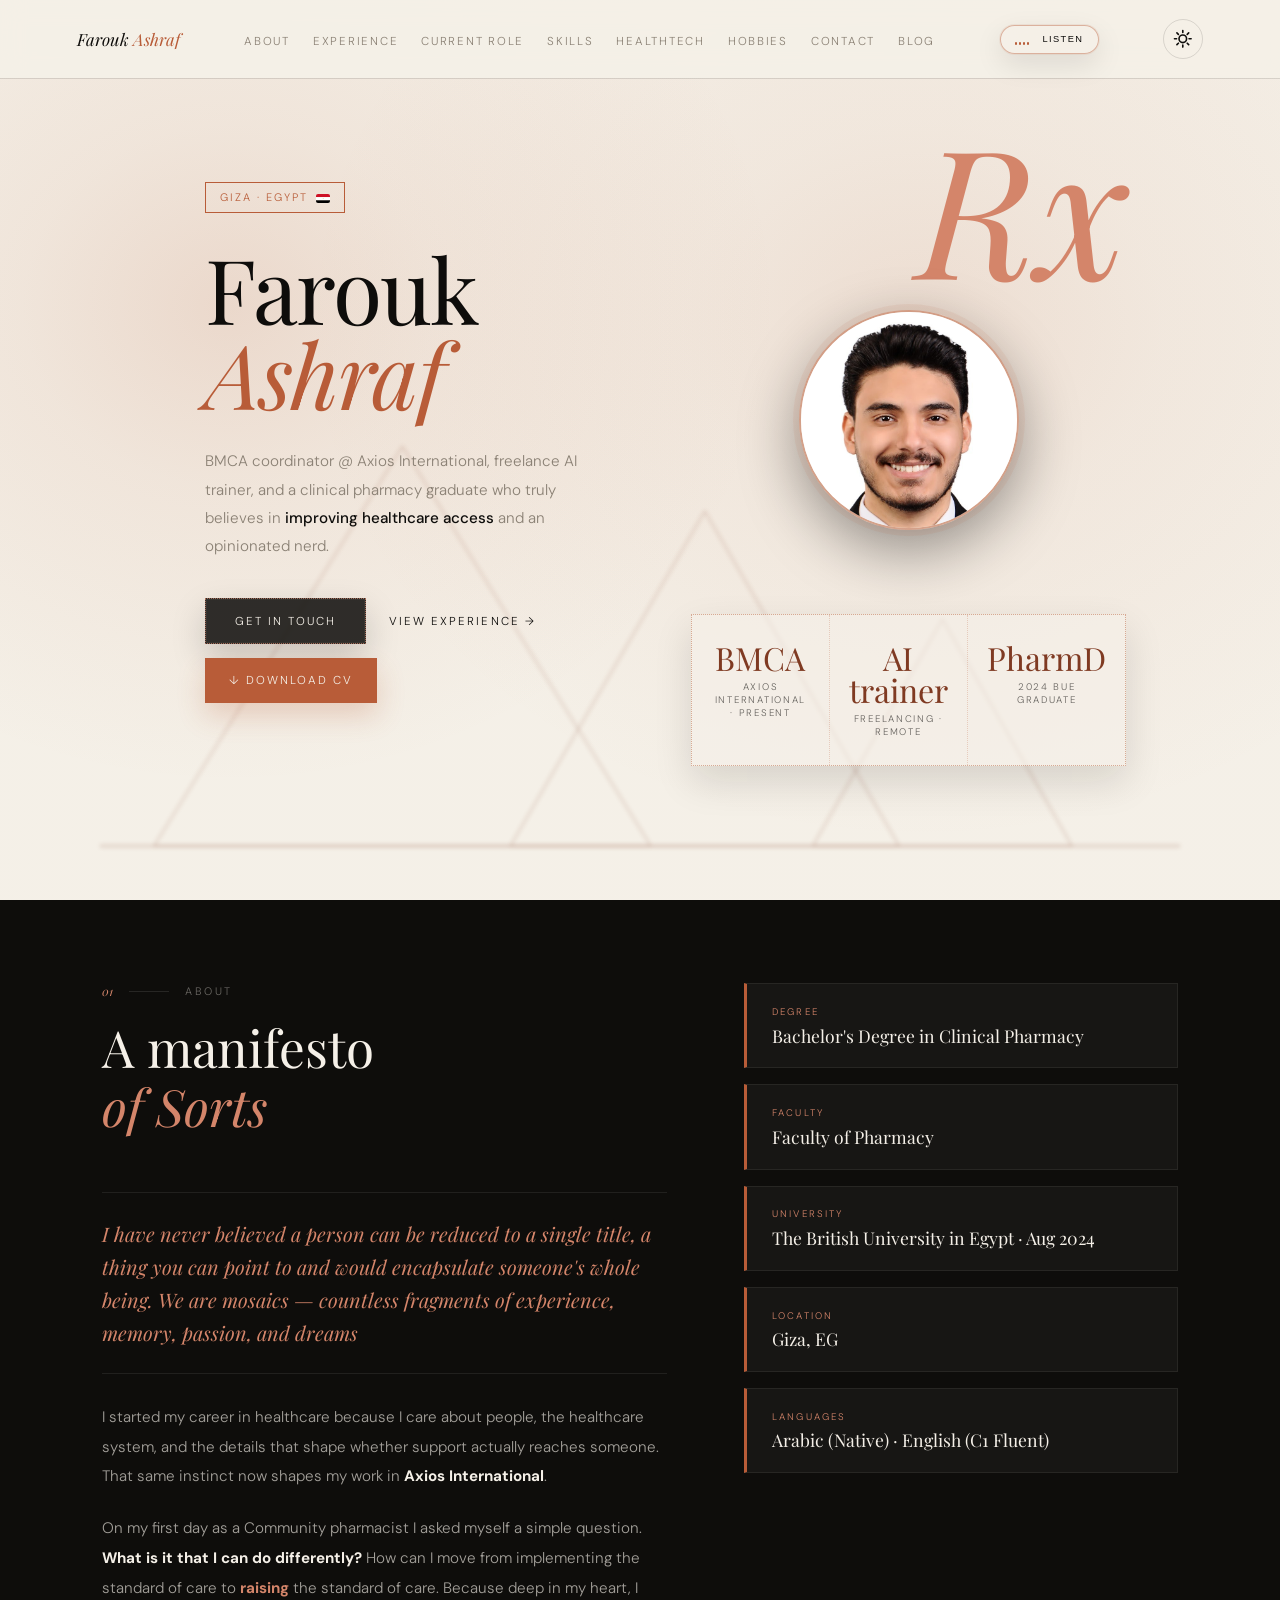
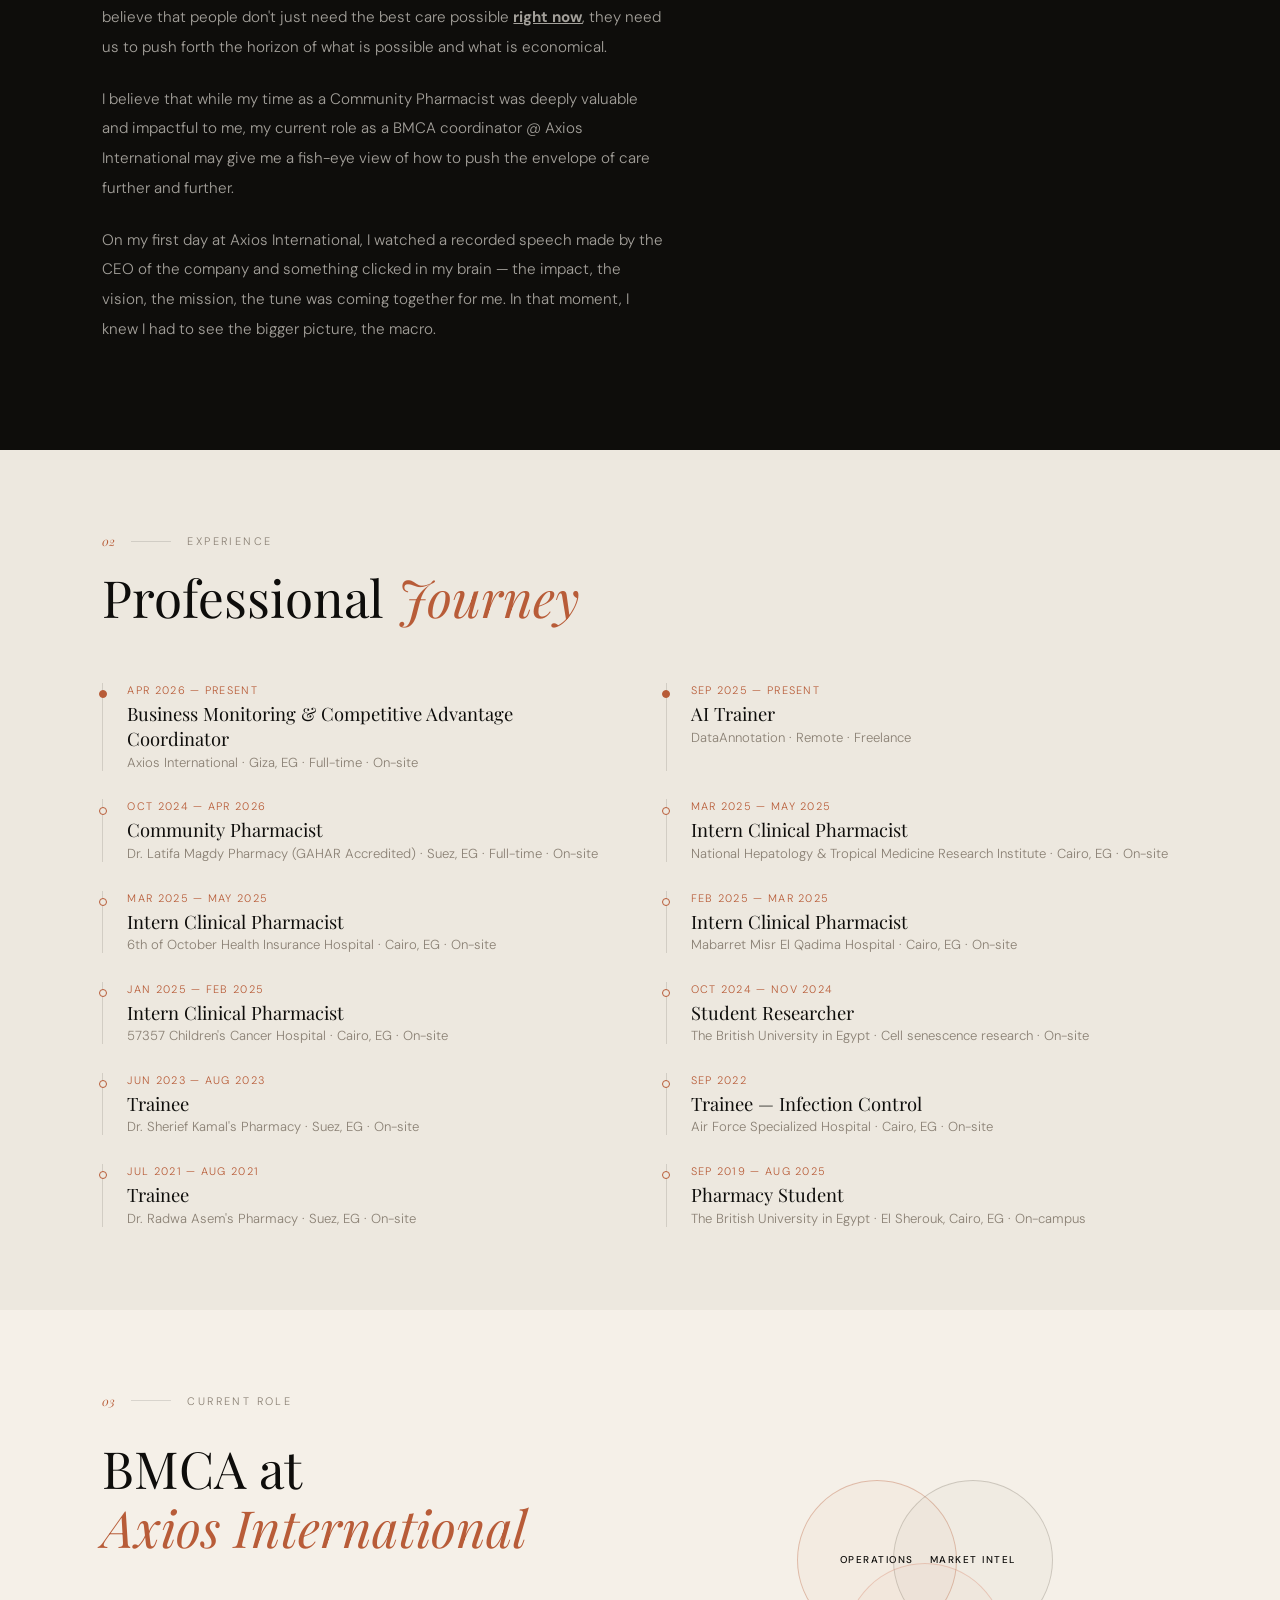
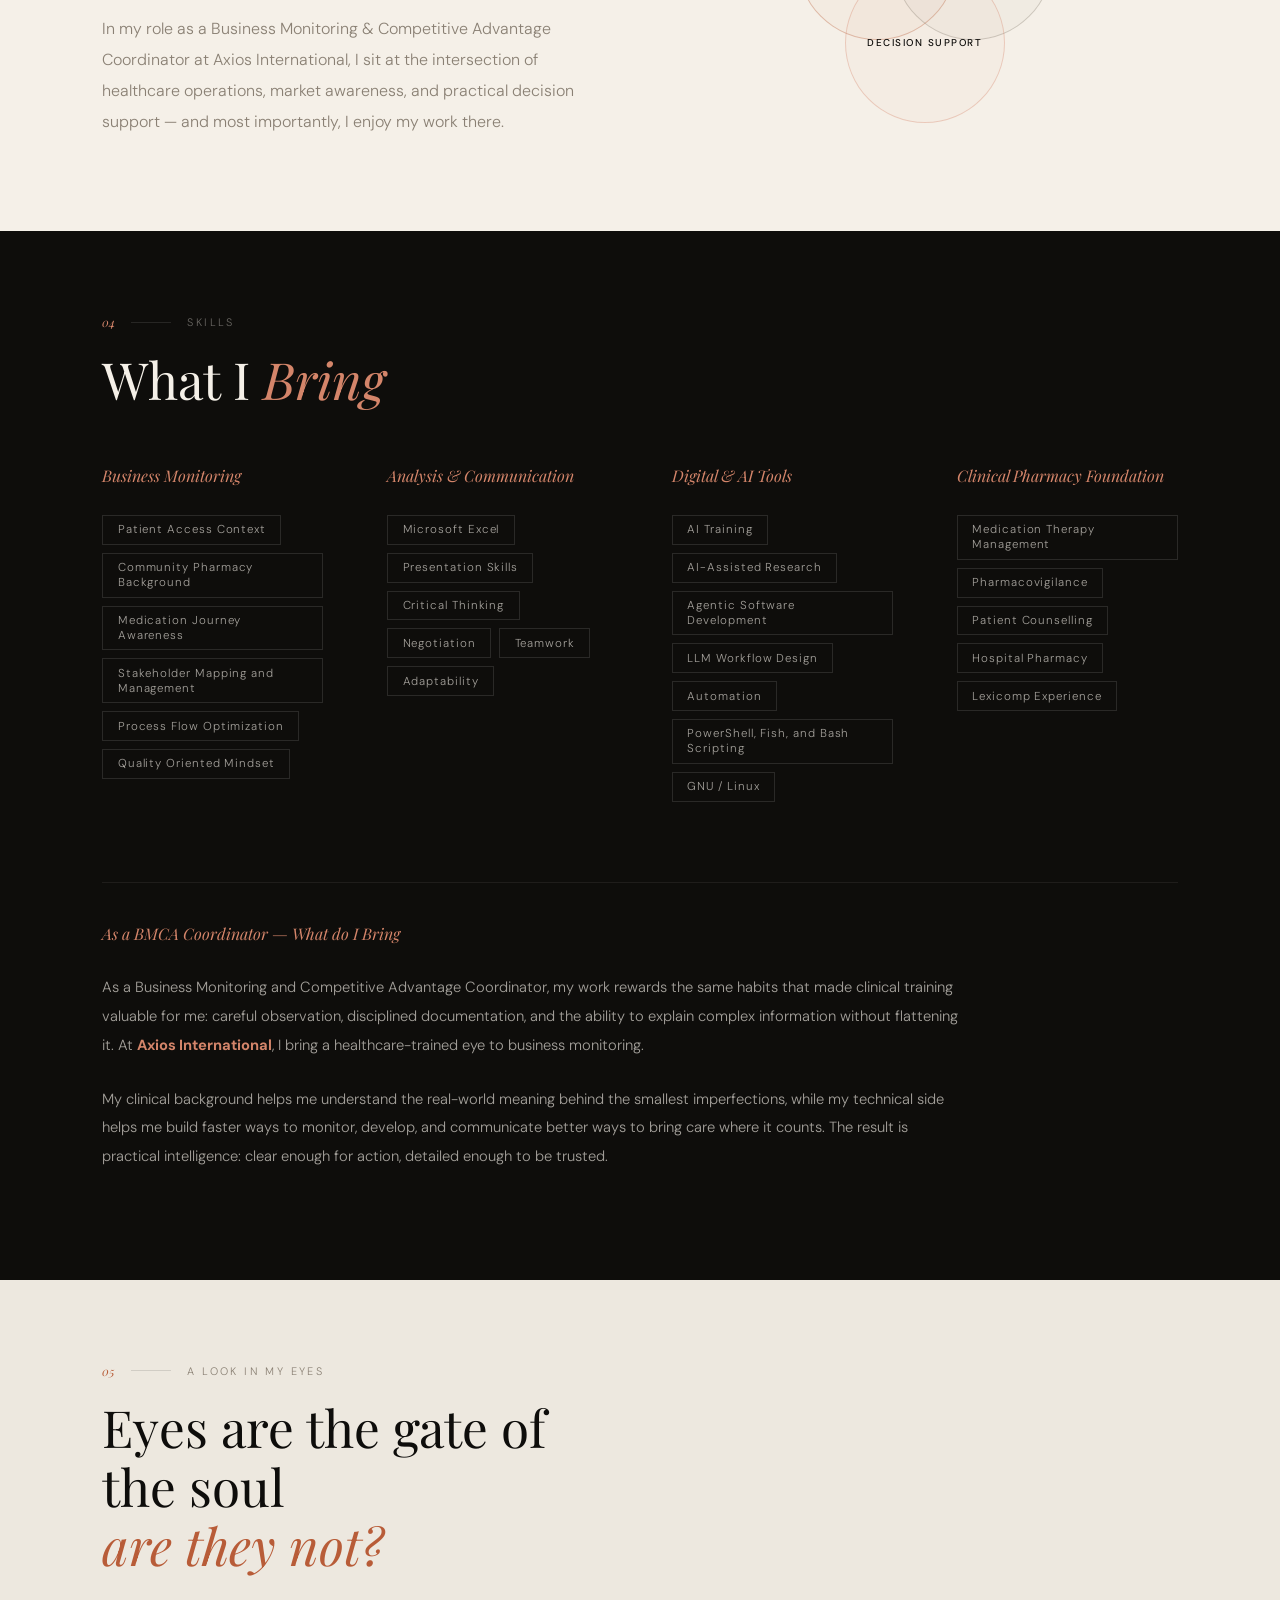
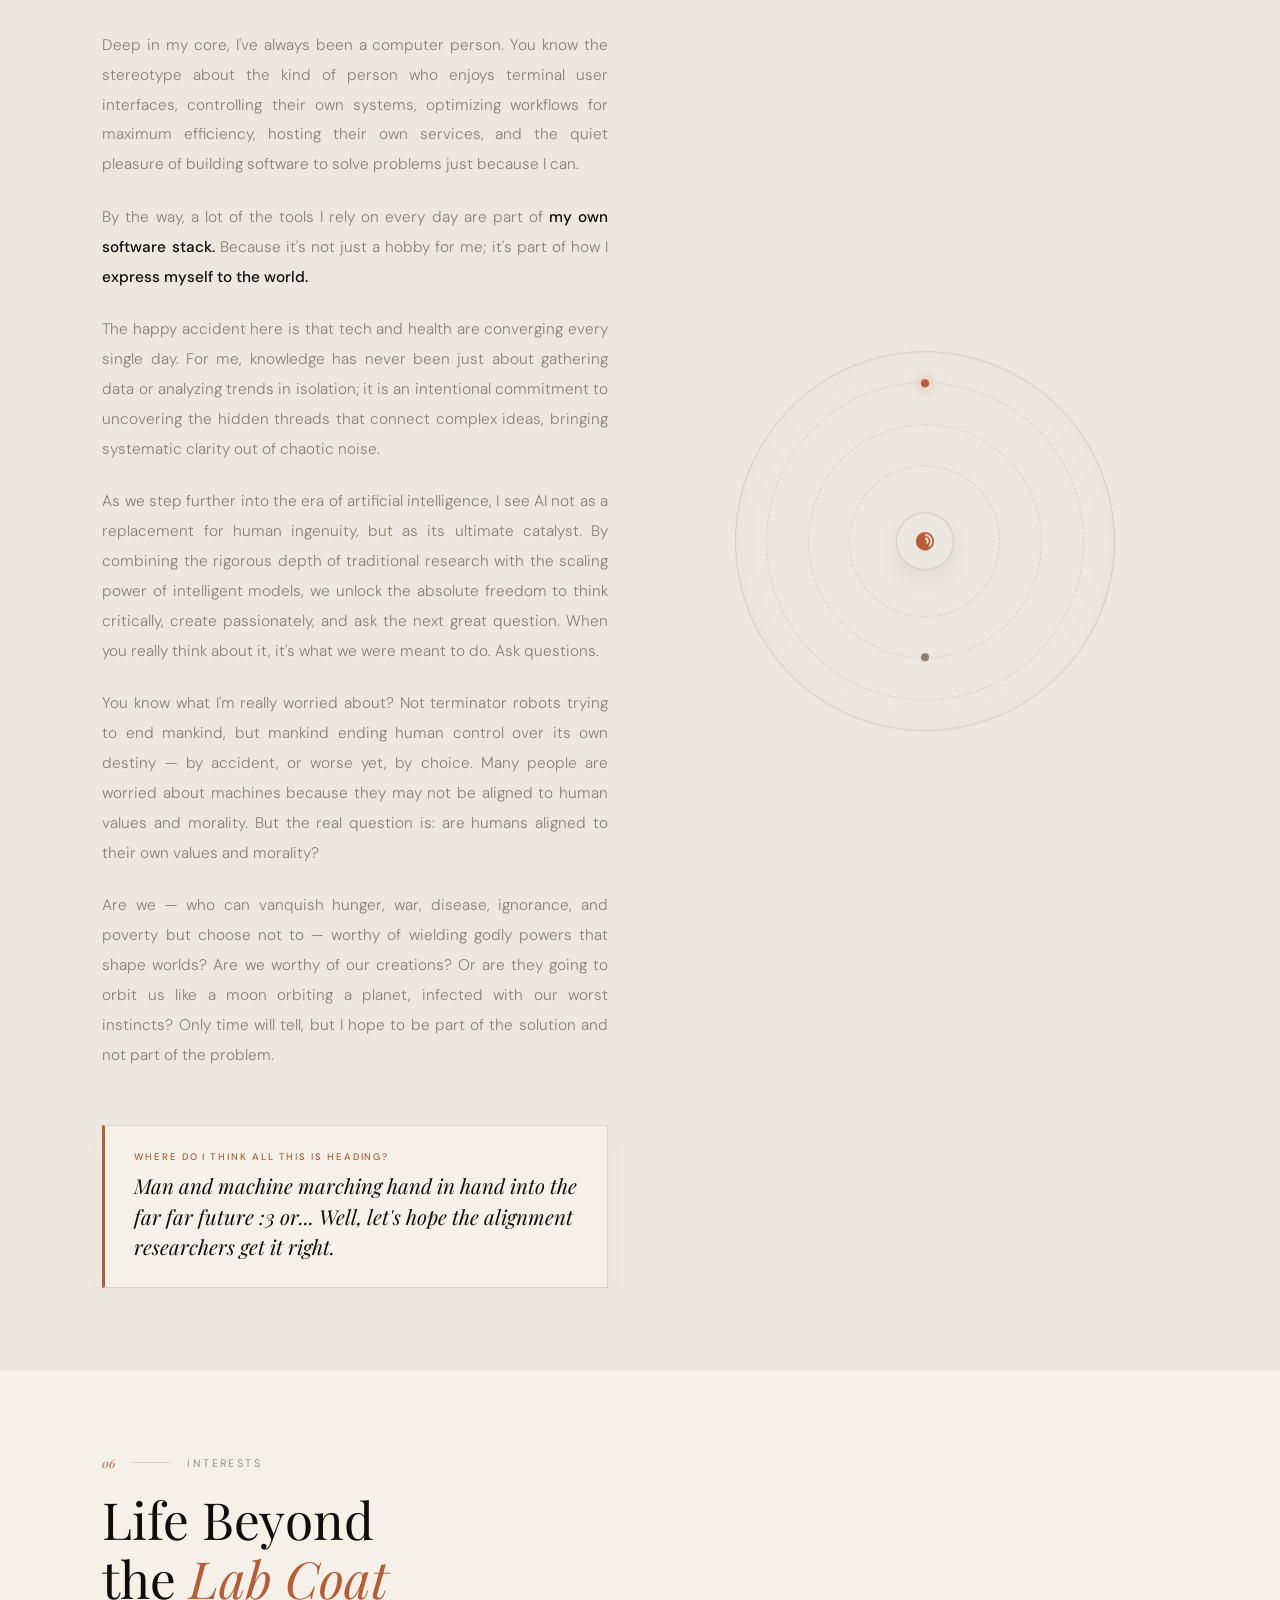
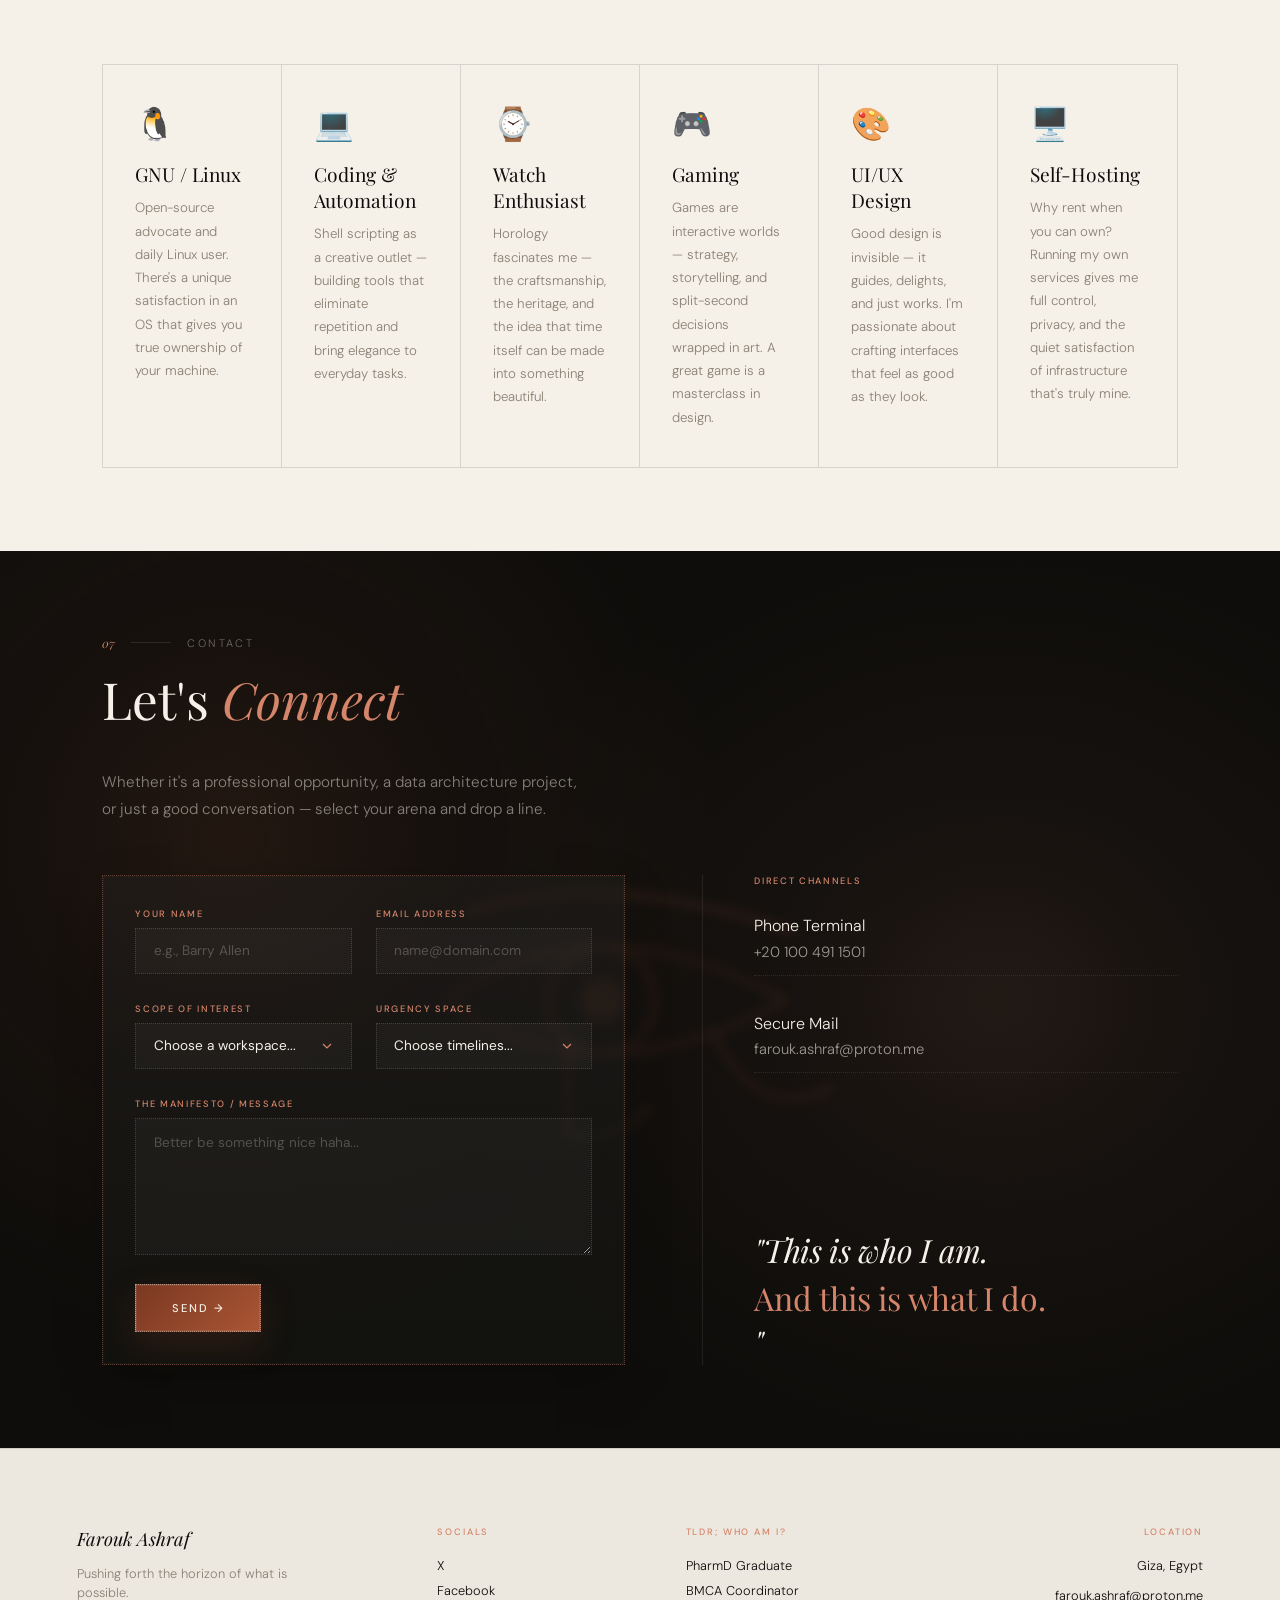
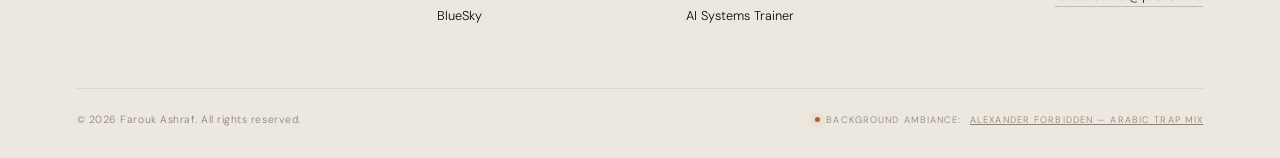
<file: index.html>
<!DOCTYPE html>
<html lang="en">
<head>
  <meta charset="UTF-8">
  <meta name="viewport" content="width=device-width, initial-scale=1.0">
  <title>Farouk Ashraf — BMCA Coordinator</title>
  <meta name="description" content="Farouk Ashraf — BMCA Coordinator at Axios International, clinical pharmacy graduate, and freelance AI trainer based in Giza, Egypt.">
  <meta name="author" content="Farouk Ashraf">
  <link rel="canonical" href="https://farouk-pharmd.github.io/website/">
  <meta property="og:type" content="website">
  <meta property="og:url" content="https://farouk-pharmd.github.io/website/">
  <meta property="og:title" content="Farouk Ashraf — BMCA Coordinator">
  <meta property="og:description" content="BMCA Coordinator at Axios International, clinical pharmacy graduate, and freelance AI trainer based in Giza, Egypt.">
  <meta property="og:image" content="https://farouk-pharmd.github.io/website/Assets/portrait.jpg">
  <meta name="twitter:card" content="summary">
  <meta name="twitter:title" content="Farouk Ashraf — BMCA Coordinator">
  <meta name="twitter:description" content="BMCA Coordinator at Axios International, clinical pharmacy graduate, and freelance AI trainer based in Giza, Egypt.">
  <meta name="twitter:image" content="https://farouk-pharmd.github.io/website/Assets/portrait.jpg">
  <link rel="icon" type="image/x-icon" href="pharmacy.ico">
  <link rel="preconnect" href="https://fonts.googleapis.com">
  <link rel="preconnect" href="https://fonts.gstatic.com" crossorigin>
  <link href="https://fonts.googleapis.com/css2?family=Playfair+Display:ital,wght@0,400;0,500;1,400;1,500&family=DM+Sans:wght@300;400;500&display=swap" rel="stylesheet">
  <script src="Assets/js/theme-preloader.js"></script>
  <link rel="stylesheet" href="Assets/css/style.css">
</head>
<body data-root-path="./">

<a class="skip-link" href="#main">Skip to content</a>

<div id="pageLoader" class="page-loader" aria-hidden="true">
  <div class="loader-content">
    <span class="loader-logo">Farouk Ashraf</span>
    <div class="loader-spinner-bar"></div>
  </div>
</div>

<main id="main">

<!-- HERO -->
<section class="hero" aria-label="Introduction">
  <div class="sacred-geometry" aria-hidden="true">
    <svg viewBox="0 0 1000 600" preserveAspectRatio="xMidYEnd meet">
      <polygon points="50,550 280,180 510,550" fill="none" stroke="currentColor" stroke-width="0.75"/>
      <polygon points="380,550 560,240 740,550" fill="none" stroke="currentColor" stroke-width="0.75"/>
      <polygon points="660,550 780,340 900,550" fill="none" stroke="currentColor" stroke-width="0.75"/>
      <line x1="0" y1="550" x2="1000" y2="550" stroke="currentColor" stroke-width="1"/>
    </svg>
  </div>

  <div class="hero-left">
    <span class="hero-tag hero-reveal">Giza · Egypt <svg class="flag-icon" xmlns="http://www.w3.org/2000/svg" viewBox="0 0 900 600" aria-hidden="true"><rect width="900" height="200" fill="#CE1126"/><rect y="200" width="900" height="200" fill="#fff"/><rect y="400" width="900" height="200" fill="#000"/><g transform="translate(450,300)"><path d="M0-60 L14 20 L-40-22 L40-22 L-14 20Z" fill="#C09300" transform="scale(0.9)"/></g></svg></span>
    <h1 class="hero-reveal h1-name"><span class="h1-word h1-normal">Farouk</span><span class="h1-word h1-italic">Ashraf</span></h1>
    <p class="hero-bio hero-reveal">
      BMCA coordinator @ Axios International, freelance AI trainer, and a clinical pharmacy graduate who truly believes in <strong>improving healthcare access</strong> and an opinionated nerd.
    </p>
    <div class="hero-actions hero-reveal">
      <a href="#contact" class="btn-primary">Get in Touch</a>
      <a href="#experience" class="btn-ghost">View Experience →</a>
      <a class="btn-download" href="Assets/btn-download.pdf" download="Farouk_Ashraf_Resume.pdf">↓ Download CV</a>
    </div>
  </div>
  <div class="hero-right hero-reveal">
    <div class="hero-right-bg"></div>
    <span class="Rx" aria-hidden="true">Rx</span>
    <div class="portrait-wrap">
      <img class="portrait" src="Assets/portrait.jpg" alt="Portrait of Farouk Ashraf" width="684" height="958" fetchpriority="high" decoding="async">
    </div>
    <div class="hero-stats">
      <div class="stat">
        <span class="stat-num">BMCA</span>
        <span class="stat-label">Axios International · Present</span>
      </div>
      <div class="stat">
        <span class="stat-num">AI trainer</span>
        <span class="stat-label">Freelancing · Remote</span>
      </div>
      <div class="stat">
        <span class="stat-num">PharmD</span>
        <span class="stat-label">2024 BUE Graduate</span>
      </div>
    </div>
  </div>
</section>

<!-- ABOUT -->
<section class="about" id="about">
  <div class="about-text">
    <div class="sec-meta reveal">
      <span class="sec-num">01</span>
      <div class="sec-rule"></div>
      <span class="sec-name">About</span>
    </div>
    <h2 class="reveal">A manifesto<br><em>of Sorts</em></h2>
    <div class="pullquote reveal">
      I have never believed a person can be reduced to a single title, a thing you can point to and would encapsulate someone's whole being. We are mosaics — countless fragments of experience, memory, passion, and dreams
    </div>
    <p class="reveal">I started my career in healthcare because I care about people, the healthcare system, and the details that shape whether support actually reaches someone. That same instinct now shapes my work in <strong class="text-paper">Axios International</strong>.</p>
    <p class="reveal">On my first day as a Community pharmacist I asked myself a simple question. <strong class="text-paper">What is it that I can do differently?</strong> How can I move from implementing the standard of care to <strong class="text-rust">raising</strong> the standard of care. Because deep in my heart, I believe that people don't just need the best care possible <strong><u>right now</u></strong>, they need us to push forth the horizon of what is possible and what is economical.</p>
    <p class="reveal">I believe that while my time as a Community Pharmacist was deeply valuable and impactful to me, my current role as a BMCA coordinator @ Axios International may give me a fish-eye view of how to push the envelope of care further and further.</p>
    <p class="reveal">On my first day at Axios International, I watched a recorded speech made by the CEO of the company and something clicked in my brain — the impact, the vision, the mission, the tune was coming together for me. In that moment, I knew I had to see the bigger picture, the macro.</p>
  </div>
  <div class="about-cards reveal">
    <div class="about-card">
      <div class="card-label">Degree</div>
      <div class="card-val">Bachelor's Degree in Clinical Pharmacy</div>
    </div>
    <div class="about-card">
      <div class="card-label">Faculty</div>
      <div class="card-val">Faculty of Pharmacy</div>
    </div>
    <div class="about-card">
      <div class="card-label">University</div>
      <div class="card-val">The British University in Egypt · Aug 2024</div>
    </div>
    <div class="about-card">
      <div class="card-label">Location</div>
      <div class="card-val">Giza, EG</div>
    </div>
    <div class="about-card">
      <div class="card-label">Languages</div>
      <div class="card-val">Arabic (Native) · English (C1 Fluent)</div>
    </div>
  </div>
</section>

<!-- EXPERIENCE -->
<section class="experience" id="experience">
  <div class="sec-meta reveal">
    <span class="sec-num">02</span>
    <div class="sec-rule"></div>
    <span class="sec-name">Experience</span>
  </div>
  <h2 class="reveal">Professional <em>Journey</em></h2>
  <div class="timeline">
    <div class="timeline-item current reveal">
      <div class="timeline-date">Apr 2026 — Present</div>
      <div class="timeline-role">Business Monitoring & Competitive Advantage Coordinator</div>
      <div class="timeline-place">Axios International · Giza, EG · Full-time · On-site</div>
    </div>
    <div class="timeline-item current reveal">
      <div class="timeline-date">Sep 2025 — Present</div>
      <div class="timeline-role">AI Trainer</div>
      <div class="timeline-place">DataAnnotation · Remote · Freelance</div>
    </div>
    <div class="timeline-item reveal d1">
      <div class="timeline-date">Oct 2024 — Apr 2026</div>
      <div class="timeline-role">Community Pharmacist</div>
      <div class="timeline-place">Dr. Latifa Magdy Pharmacy (GAHAR Accredited) · Suez, EG · Full-time · On-site</div>
    </div>
    <div class="timeline-item reveal d1">
      <div class="timeline-date">Mar 2025 — May 2025</div>
      <div class="timeline-role">Intern Clinical Pharmacist</div>
      <div class="timeline-place">National Hepatology & Tropical Medicine Research Institute · Cairo, EG · On-site</div>
    </div>
    <div class="timeline-item reveal d1">
      <div class="timeline-date">Mar 2025 — May 2025</div>
      <div class="timeline-role">Intern Clinical Pharmacist</div>
      <div class="timeline-place">6th of October Health Insurance Hospital · Cairo, EG · On-site</div>
    </div>
    <div class="timeline-item reveal d2">
      <div class="timeline-date">Feb 2025 — Mar 2025</div>
      <div class="timeline-role">Intern Clinical Pharmacist</div>
      <div class="timeline-place">Mabarret Misr El Qadima Hospital · Cairo, EG · On-site</div>
    </div>
    <div class="timeline-item reveal d2">
      <div class="timeline-date">Jan 2025 — Feb 2025</div>
      <div class="timeline-role">Intern Clinical Pharmacist</div>
      <div class="timeline-place">57357 Children's Cancer Hospital · Cairo, EG · On-site</div>
    </div>
    <div class="timeline-item reveal d3">
      <div class="timeline-date">Oct 2024 — Nov 2024</div>
      <div class="timeline-role">Student Researcher</div>
      <div class="timeline-place">The British University in Egypt · Cell senescence research · On-site</div>
    </div>
    <div class="timeline-item reveal d3">
      <div class="timeline-date">Jun 2023 — Aug 2023</div>
      <div class="timeline-role">Trainee</div>
      <div class="timeline-place">Dr. Sherief Kamal's Pharmacy · Suez, EG · On-site</div>
    </div>
    <div class="timeline-item reveal d3">
      <div class="timeline-date">Sep 2022</div>
      <div class="timeline-role">Trainee — Infection Control</div>
      <div class="timeline-place">Air Force Specialized Hospital · Cairo, EG · On-site</div>
    </div>
    <div class="timeline-item reveal d3">
      <div class="timeline-date">Jul 2021 — Aug 2021</div>
      <div class="timeline-role">Trainee</div>
      <div class="timeline-place">Dr. Radwa Asem's Pharmacy · Suez, EG · On-site</div>
    </div>
    <div class="timeline-item reveal d3">
      <div class="timeline-date">Sep 2019 — Aug 2025</div>
      <div class="timeline-role">Pharmacy Student</div>
      <div class="timeline-place">The British University in Egypt · El Sherouk, Cairo, EG · On-campus</div>
    </div>
  </div>
</section>

<!-- BMCA ROLE -->
<section class="bmca" id="bmca">
  <div class="sec-meta reveal">
    <span class="sec-num">03</span>
    <div class="sec-rule"></div>
    <span class="sec-name">Current Role</span>
  </div>
  <div class="bmca-grid">
    <div>
      <h2 class="reveal">BMCA at<br><em>Axios International</em></h2>
      <p class="bmca-intro reveal">
        In my role as a Business Monitoring & Competitive Advantage Coordinator at Axios International, I sit at the intersection of healthcare operations, market awareness, and practical decision support — and most importantly, I enjoy my work there.
      </p>
    </div>
    
    <div class="bmca-visual reveal d1">
      <div class="intersection-ring ring-ops">
        <span class="matrix-label">Operations</span>
      </div>
      <div class="intersection-ring ring-market">
        <span class="matrix-label">Market Intel</span>
      </div>
      <div class="intersection-ring ring-support">
        <span class="matrix-label">Decision Support</span>
      </div>
    </div>
  </div>
</section>

<!-- SKILLS -->
<section class="skills" id="skills">
  <div class="sec-meta reveal">
    <span class="sec-num">04</span>
    <div class="sec-rule"></div>
    <span class="sec-name">Skills</span>
  </div>
  <h2 class="reveal">What I <em>Bring</em></h2>
  <div class="skills-layout">
    <div class="skill-group reveal d1">
      <h3>Business Monitoring</h3>
      <div class="skill-pills">
        <span class="pill">Patient Access Context</span>
        <span class="pill">Community Pharmacy Background</span>
        <span class="pill">Medication Journey Awareness</span>
        <span class="pill">Stakeholder Mapping and Management</span>
        <span class="pill">Process Flow Optimization</span>
        <span class="pill">Quality Oriented Mindset</span>
      </div>
    </div>

    <div class="skill-group reveal">
      <h3>Analysis & Communication</h3>
      <div class="skill-pills">
        <span class="pill">Microsoft Excel</span>
        <span class="pill">Presentation Skills</span>
        <span class="pill">Critical Thinking</span>
        <span class="pill">Negotiation</span>
        <span class="pill">Teamwork</span>
        <span class="pill">Adaptability</span>
      </div>
    </div>

    <div class="skill-group reveal d1">
      <h3>Digital & AI Tools</h3>
      <div class="skill-pills">
        <span class="pill">AI Training</span>
        <span class="pill">AI-Assisted Research</span>
        <span class="pill">Agentic Software Development</span>
        <span class="pill">LLM Workflow Design</span>
        <span class="pill">Automation</span>
        <span class="pill">PowerShell, Fish, and Bash Scripting</span>
        <span class="pill">GNU / Linux</span>
      </div>
    </div>

    <div class="skill-group reveal">
      <h3>Clinical Pharmacy Foundation</h3>
      <div class="skill-pills">
        <span class="pill">Medication Therapy Management</span>
        <span class="pill">Pharmacovigilance</span>
        <span class="pill">Patient Counselling</span>
        <span class="pill">Hospital Pharmacy</span>
        <span class="pill">Lexicomp Experience</span>
      </div>
    </div>

    <div class="skill-group reveal d1 skill-narrative">
      <h3>As a BMCA Coordinator — What do I Bring</h3>
      <p>
        As a Business Monitoring and Competitive Advantage Coordinator, my work rewards the same habits that made clinical training valuable for me: careful observation, disciplined documentation, and the ability to explain complex information without flattening it. At <strong class="text-rust">Axios International</strong>, I bring a healthcare-trained eye to business monitoring.
      </p>
      <p>
        My clinical background helps me understand the real-world meaning behind the smallest imperfections, while my technical side helps me build faster ways to monitor, develop, and communicate better ways to bring care where it counts. The result is practical intelligence: clear enough for action, detailed enough to be trusted.
      </p>
    </div>
  </div>
</section>

<!-- TECH SIDE / CONVERGENCE -->
<section class="tech" id="tech">
  <div class="sec-meta reveal">
    <span class="sec-num">05</span>
    <div class="sec-rule"></div>
    <span class="sec-name">A look in my eyes</span>
  </div>
  <div class="tech-grid">

    <!-- LEFT: narrative -->
    <div class="tech-left">
      <h2 class="reveal">Eyes are the gate of the soul<br><em>are they not?</em></h2>
      <p class="tech-copy reveal">
        Deep in my core, I've always been a computer person. You know the stereotype about the kind of person who enjoys terminal user interfaces, controlling their own systems, optimizing workflows for maximum efficiency, hosting their own services, and the quiet pleasure of building software to solve problems just because I can.
      </p>
      <p class="tech-copy reveal d1">
        By the way, a lot of the tools I rely on every day are part of <strong>my own software stack.</strong> Because it's not just a hobby for me; it's part of how I <strong class="text-rust">express myself to the world.</strong>
      </p>
      <p class="tech-copy reveal d2">
        The happy accident here is that tech and health are converging every single day. For me, knowledge has never been just about gathering data or analyzing trends in isolation; it is an intentional commitment to uncovering the hidden threads that connect complex ideas, bringing systematic clarity out of chaotic noise.
      </p>
      <p class="tech-copy reveal d2">
        As we step further into the era of artificial intelligence, I see AI not as a replacement for human ingenuity, but as its ultimate catalyst. By combining the rigorous depth of traditional research with the scaling power of intelligent models, we unlock the absolute freedom to think critically, create passionately, and ask the next great question. When you really think about it, it's what we were meant to do. Ask questions.
      </p>
      <p class="tech-copy reveal d2">
        You know what I'm really worried about? Not terminator robots trying to end mankind, but mankind ending human control over its own destiny — by accident, or worse yet, by choice. Many people are worried about machines because they may not be aligned to human values and morality. But the real question is: are humans aligned to their own values and morality?
      </p>
      <p class="tech-copy reveal d2">
        Are we — who can vanquish hunger, war, disease, ignorance, and poverty but choose not to — worthy of wielding godly powers that shape worlds? Are we worthy of our creations? Or are they going to orbit us like a moon orbiting a planet, infected with our worst instincts? Only time will tell, but I hope to be part of the solution and not part of the problem.
      </p>
      <div class="tech-manifesto reveal d3">
        <div class="manifesto-label">Where do I think all this is heading?</div>
        <div class="manifesto-quote">
          Man and machine marching hand in hand into the far far future :3 or... Well, let's hope the alignment researchers get it right.
        </div>
      </div>
    </div>

    <!-- RIGHT: orbital engine (sticky-centered) -->
    <div class="tech-right reveal d2">
      <div class="tech-engine-tracker">
        <div class="engine-container">
          <div class="orbit-track track-outer"><div class="engine-node"></div></div>
          <div class="orbit-track track-mid"><div class="engine-node"></div></div>
          <div class="orbit-track track-inner"></div>
          <div class="engine-core">
            <svg viewBox="0 0 24 24">
              <path d="M12,2A10,10 0 0,0 2,12A10,10 0 0,0 12,22A10,10 0 0,0 22,12A10,10 0 0,0 12,2M12,4A8,8 0 0,1 20,12C20,14.39 18.95,16.54 17.29,18L15.87,16.59C17.19,15.41 18,13.8 18,12A6,6 0 0,0 12,6V4M12,8A4,4 0 0,1 16,12C16,13.2 15.47,14.28 14.62,15L13.21,13.59C13.7,13.23 14,12.65 14,12A2,2 0 0,0 12,10V8Z"/>
            </svg>
          </div>
        </div>
      </div>
    </div>

  </div>
</section>

<!-- HOBBIES -->
<section class="hobbies" id="hobbies">
  <div class="sec-meta reveal">
    <span class="sec-num">06</span>
    <div class="sec-rule"></div>
    <span class="sec-name">Interests</span>
  </div>
  <h2 class="reveal">Life Beyond<br>the <em>Lab Coat</em></h2>
  <div class="hobbies-row">
    <div class="hobby reveal">
      <span class="hobby-icon">🐧</span>
      <h3 class="hobby-title">GNU / Linux</h3>
      <p class="hobby-desc">Open-source advocate and daily Linux user. There's a unique satisfaction in an OS that gives you true ownership of your machine.</p>
    </div>
    <div class="hobby reveal d1">
      <span class="hobby-icon">💻</span>
      <h3 class="hobby-title">Coding & Automation</h3>
      <p class="hobby-desc">Shell scripting as a creative outlet — building tools that eliminate repetition and bring elegance to everyday tasks.</p>
    </div>
    <div class="hobby reveal d2">
      <span class="hobby-icon">⌚</span>
      <h3 class="hobby-title">Watch Enthusiast</h3>
      <p class="hobby-desc">Horology fascinates me — the craftsmanship, the heritage, and the idea that time itself can be made into something beautiful.</p>
    </div>
    <div class="hobby reveal d3">
      <span class="hobby-icon">🎮</span>
      <h3 class="hobby-title">Gaming</h3>
      <p class="hobby-desc">Games are interactive worlds — strategy, storytelling, and split-second decisions wrapped in art. A great game is a masterclass in design.</p>
    </div>
    <div class="hobby reveal d3">
      <span class="hobby-icon">🎨</span>
      <h3 class="hobby-title">UI/UX Design</h3>
      <p class="hobby-desc">Good design is invisible — it guides, delights, and just works. I'm passionate about crafting interfaces that feel as good as they look.</p>
    </div>
    <div class="hobby reveal d3">
      <span class="hobby-icon">🖥️</span>
      <h3 class="hobby-title">Self-Hosting</h3>
      <p class="hobby-desc">Why rent when you can own? Running my own services gives me full control, privacy, and the quiet satisfaction of infrastructure that's truly mine.</p>
    </div>
  </div>
</section>

<!-- CONTACT -->
<section class="contact" id="contact">
  <div class="horus-canvas" aria-hidden="true">
    <svg viewBox="0 0 600 400" fill="none" stroke="currentColor" stroke-width="1.5" stroke-linecap="round" stroke-linejoin="round">
      <path d="M100,200 Q250,90 450,200 Q250,310 100,200 Z" />
      <circle cx="260" cy="200" r="55" />
      <circle cx="260" cy="200" r="22" fill="currentColor" opacity="0.3"/>
      <path d="M120,110 Q260,60 460,130" stroke-width="2.5" />
      <path d="M225,245 L225,340 Q270,350 310,310" />
      <path d="M375,232 Q420,330 500,290" />
    </svg>
  </div>

  <div class="sec-meta reveal">
    <span class="sec-num">07</span>
    <div class="sec-rule"></div>
    <span class="sec-name">Contact</span>
  </div>
  <h2 class="reveal">Let's <em>Connect</em></h2>
  <p class="contact-tagline reveal">Whether it's a professional opportunity, a data architecture project, or just a good conversation — select your arena and drop a line.</p>
  
  <div class="contact-container reveal">
    <form class="contact-form-container" action="https://formspree.io/f/mvznvlkz" method="POST">
      <div class="form-row">
        <div class="form-group">
          <label class="form-label" for="contact-name">Your Name</label>
          <input type="text" id="contact-name" name="name" class="contact-input" placeholder="e.g., Barry Allen" autocomplete="name" required>
        </div>
        <div class="form-group">
          <label class="form-label" for="contact-email">Email Address</label>
          <input type="email" id="contact-email" name="email" class="contact-input" placeholder="name@domain.com" autocomplete="email" required>
        </div>
      </div>

      <div class="form-row">
        <div class="form-group">
          <label class="form-label" for="contact-scope">Scope of Interest</label>
          <select id="contact-scope" name="scope" class="contact-select" required>
            <option value="" disabled selected>Choose a workspace...</option>
            <option value="Commissions">Commissioning a project? Abshir!</option>
            <option value="Job offer">Offering me a job? How kind of you</option>
            <option value="Friendly conversation">Want a friendly conversation? Let's Gooooo</option>
            <option value="Other">Other</option>
          </select>
        </div>
        <div class="form-group">
          <label class="form-label" for="contact-urgency">Urgency Space</label>
          <select id="contact-urgency" name="urgency" class="contact-select" required>
            <option value="" disabled selected>Choose timelines...</option>
            <option value="Immediate Catalyst">Immediate (Active Project)</option>
            <option value="Future Horizon">Future Horizon (Planning Phase)</option>
            <option value="Casual Dialogue">Casual Dialogue (No Pacing)</option>
          </select>
        </div>
      </div>

      <div class="form-group">
        <label class="form-label" for="contact-message">The Manifesto / Message</label>
        <textarea id="contact-message" name="message" class="contact-input contact-textarea" placeholder="Better be something nice haha..." rows="5" required></textarea>
      </div>

      <input type="hidden" name="_subject" value="New Portfolio Alignment Intent Captured">
      <input type="text" name="_gotcha" class="hp-field" tabindex="-1" autocomplete="off" aria-hidden="true">

      <button type="submit" class="btn-submit">Send →</button>
    </form>

    <div class="contact-sidebar">
      <div class="sidebar-block">
        <div class="form-label sidebar-heading">Direct Channels</div>
        
        <a href="tel:+201004911501" class="sidebar-item">
          <span class="contact-type">Phone Terminal</span>
          <span class="contact-val">+20 100 491 1501</span>
        </a>
        
        <a href="mailto:farouk.ashraf@proton.me" class="sidebar-item">
          <span class="contact-type">Secure Mail</span>
          <span class="contact-val">farouk.ashraf@proton.me</span>
        </a>
      </div>

      <p class="closing-signature">"This is who I am.<br><span>And this is what I do.</span>"</p>
    </div>
  </div>
</section>

</main>

<script src="Assets/js/main.js"></script>
</body>
</html>
</file>
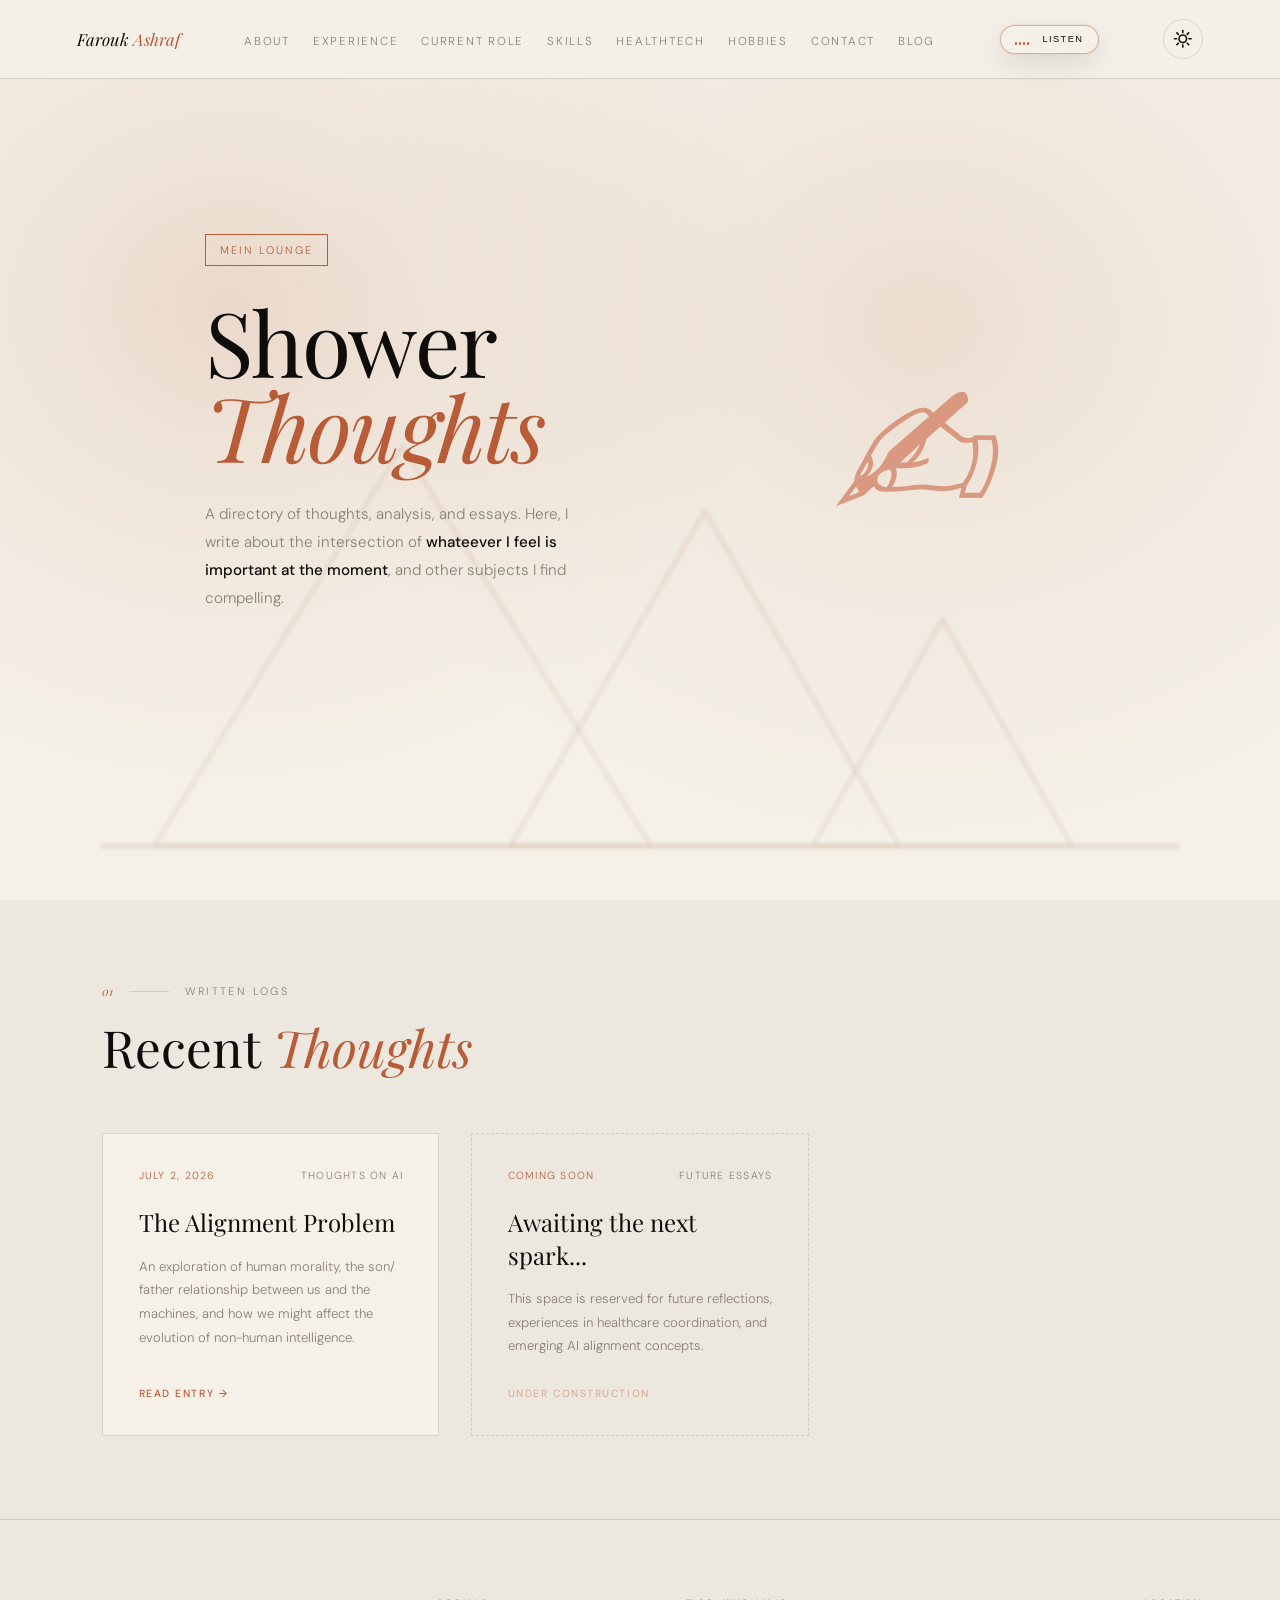
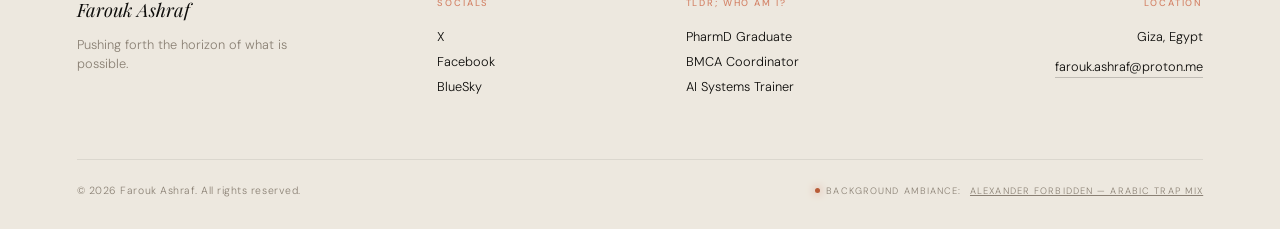
<file: blog.html>
<!DOCTYPE html>
<html lang="en">
<head>
  <link rel="shortcut icon" type="image/x-icon" href="pharmacy.ico">
  <meta charset="UTF-8">
  <meta name="viewport" content="width=device-width, initial-scale=1.0">
  <title>Mein Lounge — Farouk Ashraf</title>
  <link href="https://fonts.googleapis.com/css2?family=Playfair+Display:ital,wght@0,400;0,500;1,400;1,500&family=DM+Sans:wght@300;400;500&display=swap" rel="stylesheet">
  <script src="Assets/js/theme-preloader.js"></script>
  <link rel="stylesheet" href="Assets/css/style.css">
</head>
<body data-root-path="./">

<div id="pageLoader" class="page-loader">
  <div class="loader-content">
    <span class="loader-logo">Farouk Ashraf</span>
    <div class="loader-spinner-bar"></div>
  </div>
</div>

<!-- HERO -->
<section class="hero blog-hero">
  <div class="sacred-geometry">
    <svg viewBox="0 0 1000 600" preserveAspectRatio="xMidYEnd meet">
      <polygon points="50,550 280,180 510,550" fill="none" stroke="currentColor" stroke-width="0.75"/>
      <polygon points="380,550 560,240 740,550" fill="none" stroke="currentColor" stroke-width="0.75"/>
      <polygon points="660,550 780,340 900,550" fill="none" stroke="currentColor" stroke-width="0.75"/>
      <line x1="0" y1="550" x2="1000" y2="550" stroke="currentColor" stroke-width="1"/>
    </svg>
  </div>

  <div class="hero-left">
    <span class="hero-tag hero-reveal">MEIN LOUNGE</span>
    <h1 class="hero-reveal">Shower <em>Thoughts</em></h1>
    <p class="hero-bio hero-reveal">
      A directory of thoughts, analysis, and essays. Here, I write about the intersection of <strong>whateever I feel is important at the moment</strong>, and other subjects I find compelling.
    </p>
  </div>
  <div class="hero-right hero-reveal" style="display:flex; justify-content:center; align-items:center;">
    <span class="Rx" style="position:static; font-size:clamp(6rem, 15vw, 16rem); opacity:0.8;">✍︎</span>
  </div>
</section>

<!-- BLOG LISTINGS -->
<section class="blog-list-section">
  <div class="sec-meta">
    <span class="sec-num">01</span>
    <span class="sec-rule"></span>
    <span class="sec-name">Written Logs</span>
  </div>
  <h2>Recent <em>Thoughts</em></h2>
  
  <div class="blog-grid">
    <!-- Blog Card 1 -->
    <a href="blogs/the-alignment-problem.html" class="blog-card reveal">
      <div class="blog-card-meta">
        <span class="blog-date">July 2, 2026</span>
        <span class="blog-tag">Thoughts on AI</span>
      </div>
      <h3>The Alignment Problem</h3>
      <p class="blog-excerpt">
        An exploration of human morality, the son/ father relationship between us and the machines, and how we might affect the evolution of non-human intelligence.
      </p>
      <span class="blog-read-more">Read Entry →</span>
    </a>

    <!-- Blog Card 2 (Placeholder) -->
    <div class="blog-card placeholder reveal">
      <div class="blog-card-meta">
        <span class="blog-date">Coming Soon</span>
        <span class="blog-tag">Future Essays</span>
      </div>
      <h3>Awaiting the next spark...</h3>
      <p class="blog-excerpt">
        This space is reserved for future reflections, experiences in healthcare coordination, and emerging AI alignment concepts.
      </p>
      <span class="blog-read-more" style="opacity:0.4;">Under Construction</span>
    </div>
  </div>
</section>

<script src="Assets/js/main.js"></script>
</body>
</html>
</file>
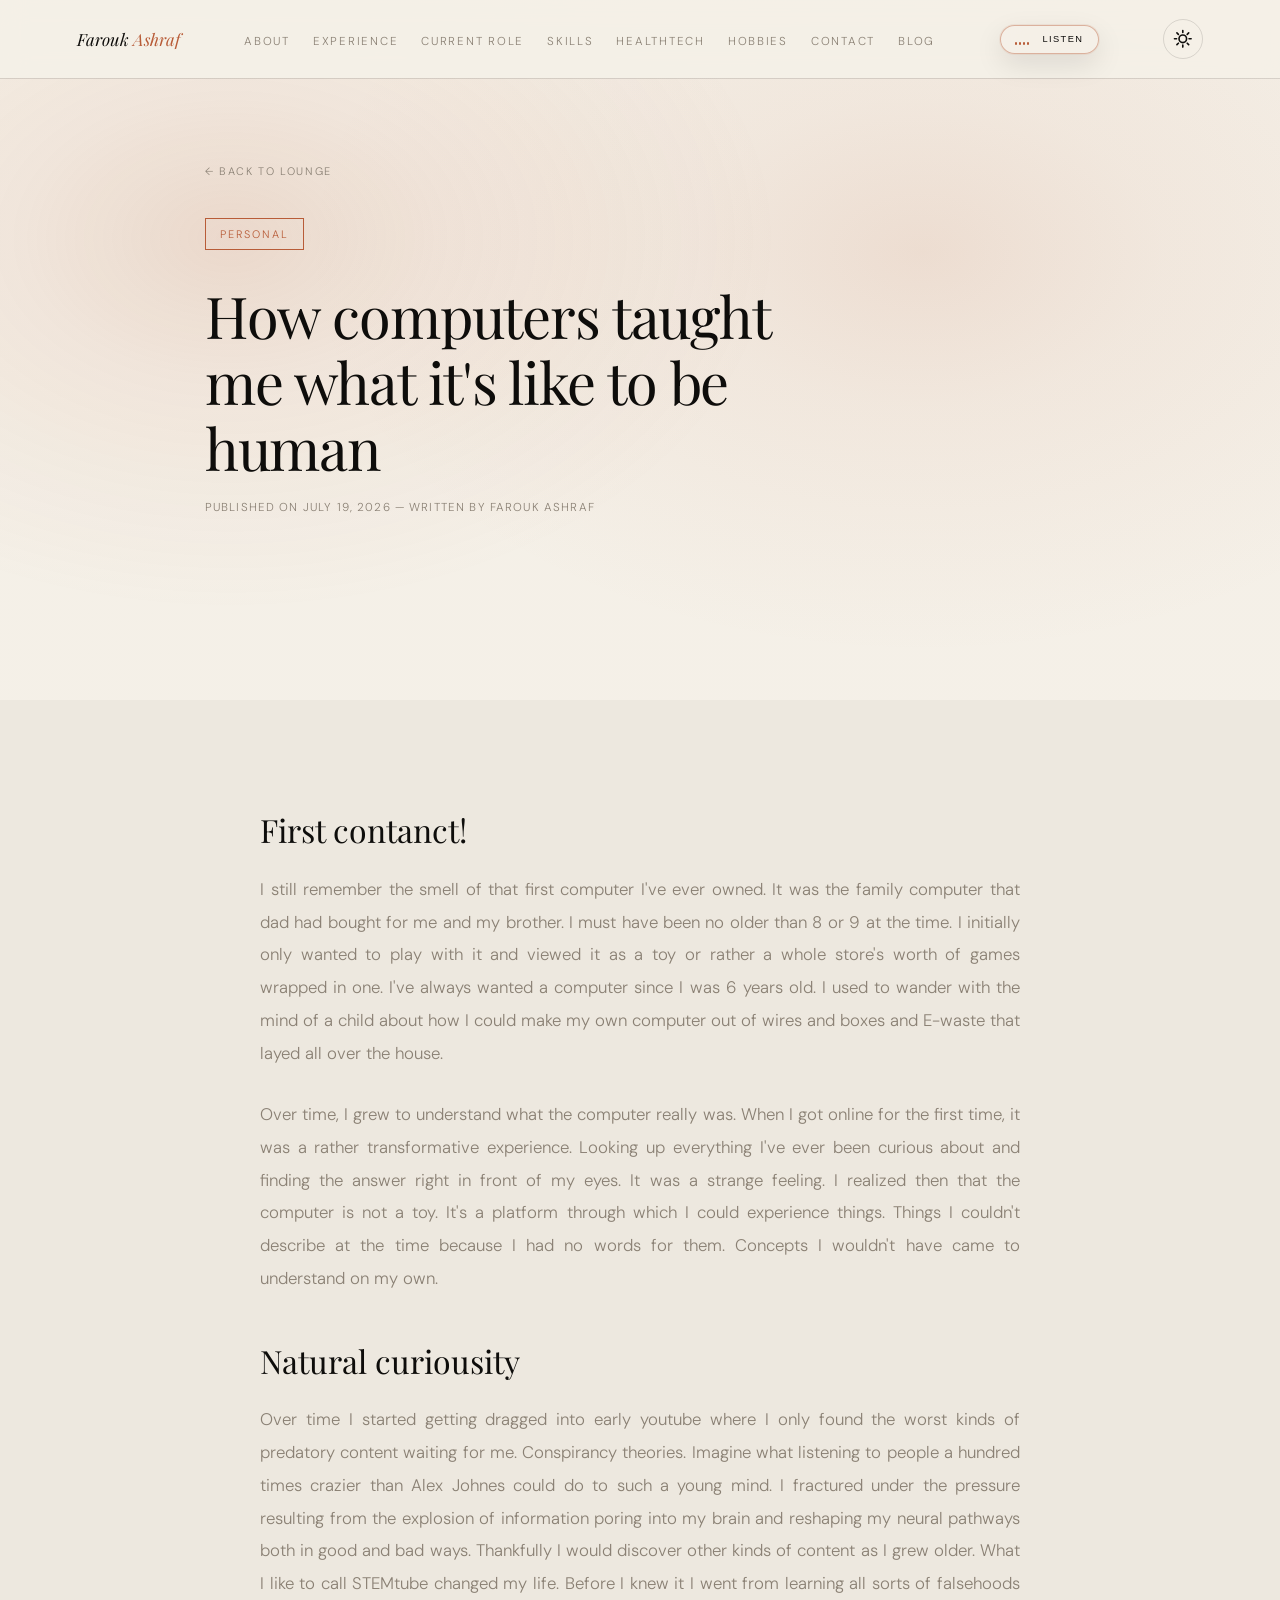
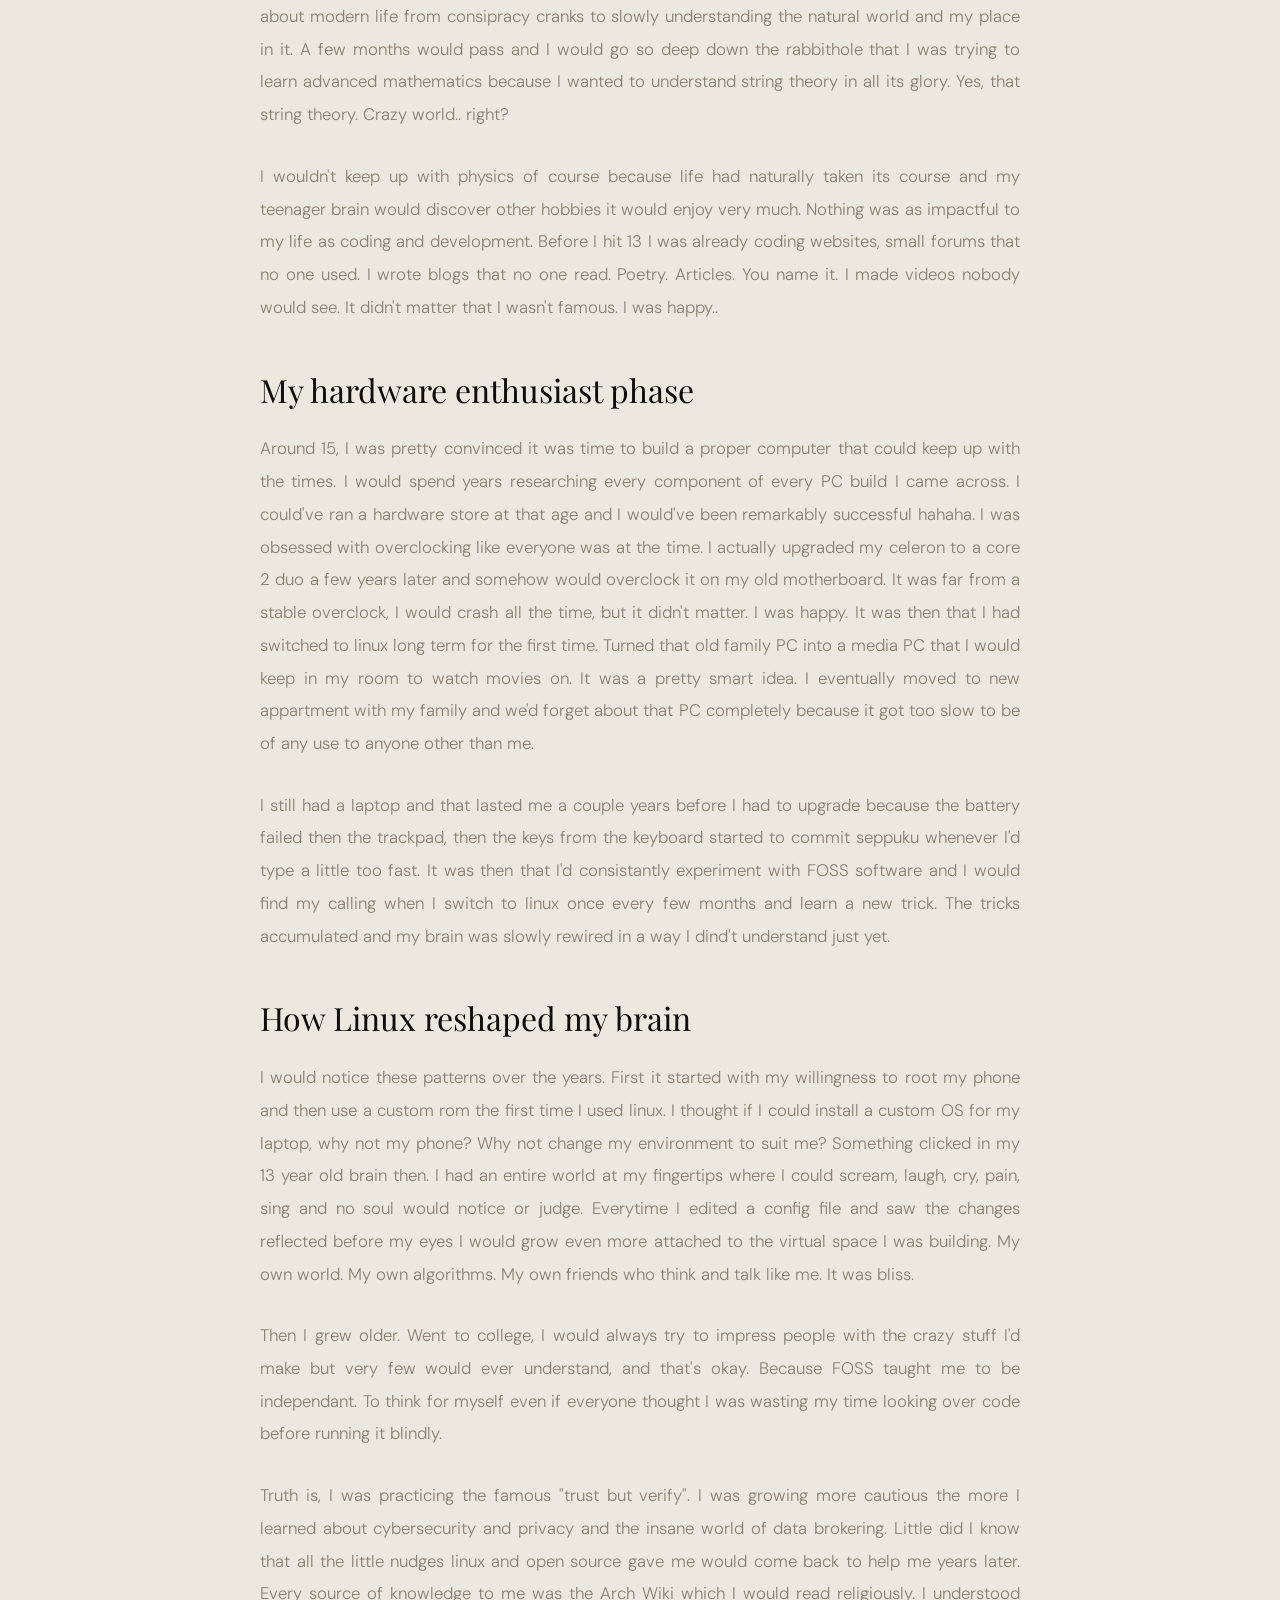
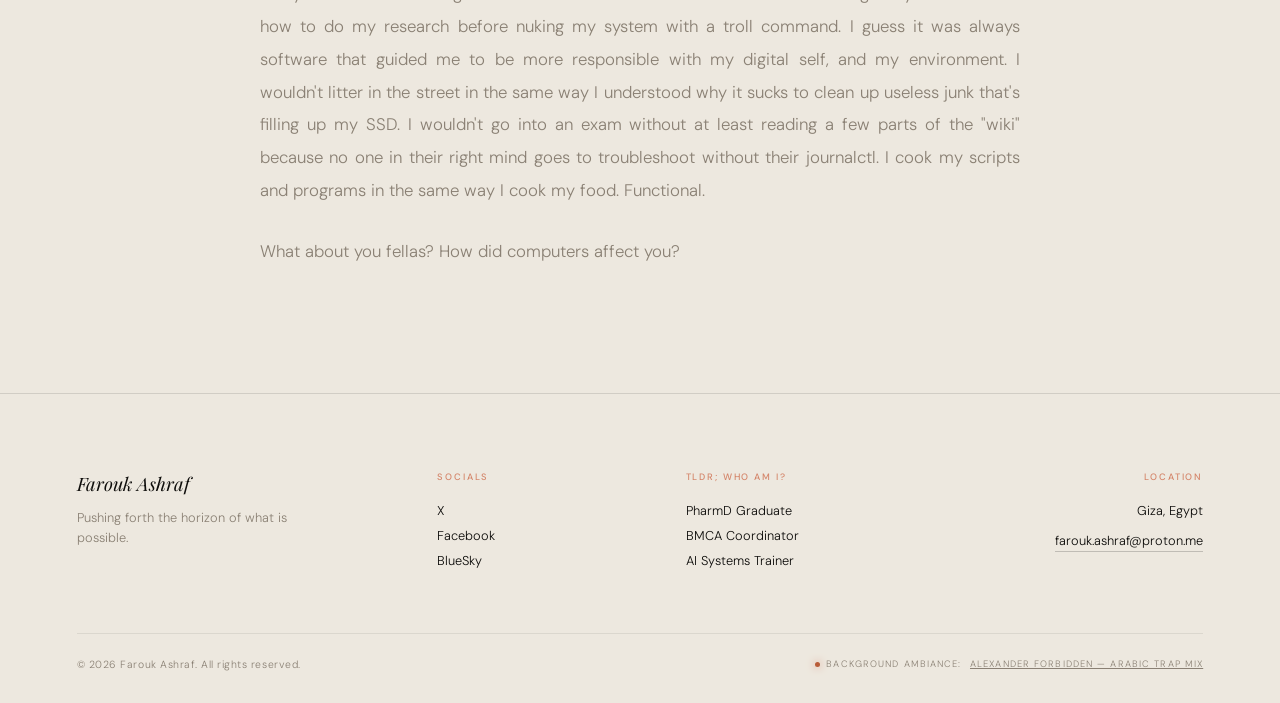
<file: blogs/how-computers-taught-me-what-its-like-to-be-human.html>
<!DOCTYPE html>
<html lang="en">
<head>
  <meta charset="UTF-8">
  <meta name="viewport" content="width=device-width, initial-scale=1.0">
  <title>How computers taught me what it's like to be human — Farouk Ashraf</title>
  <meta name="description" content="People think man and maachine somehow cannot work together but I believe computers have shown me my true self and how to be the best human being I can be..">
  <meta name="robots" content="noindex, nofollow">
  <meta name="author" content="Farouk Ashraf">
  <link rel="icon" type="image/x-icon" href="../pharmacy.ico">
  <link rel="preconnect" href="https://fonts.googleapis.com">
  <link rel="preconnect" href="https://fonts.gstatic.com" crossorigin>
  <link href="https://fonts.googleapis.com/css2?family=Playfair+Display:ital,wght@0,400;0,500;1,400;1,500&family=DM+Sans:wght@300;400;500&display=swap" rel="stylesheet">
  <script src="../Assets/js/theme-preloader.js"></script>
  <link rel="stylesheet" href="../Assets/css/style.css">
</head>
<body data-root-path="../">

<a class="skip-link" href="#main">Skip to content</a>

<div id="pageLoader" class="page-loader" aria-hidden="true">
  <div class="loader-content">
    <span class="loader-logo">Farouk Ashraf</span>
    <div class="loader-spinner-bar"></div>
  </div>
</div>

<main id="main">

<article>
<section class="hero blog-hero blog-post-hero">
  <div class="hero-left blog-post-hero-inner">
    <a href="../blog.html" class="blog-post-back">← Back to Lounge</a>
    <span class="hero-tag">Personal</span>
    <h1 class="blog-post-title">How computers taught me what it's like to be human</h1>
    <div class="blog-post-meta">
      Published on July 19, 2026 — Written by Farouk Ashraf
    </div>
  </div>
</section>

<section class="blog-content-container">
  <div class="blog-content-body">
    <h2>First contanct!</h2>

    <p>
      I still remember the smell of that first computer I've ever owned. It was the family computer that dad had bought for me and my brother. I must have been no older than 8 or 9 at the time. I initially only wanted to play with it and viewed it as a toy or rather a whole store's worth of games wrapped in one. I've always wanted a computer since I was 6 years old. I used to wander with the mind of a child about how I could make my own computer out of wires and boxes and E-waste that layed all over the house.
    </p>

    <p>
      Over time, I grew to understand what the computer really was. When I got online for the first time, it was a rather transformative experience. Looking up everything I've ever been curious about and finding the answer right in front of my eyes. It was a strange feeling. I realized then that the computer is not a toy. It's a platform through which I could experience things. Things I couldn't describe at the time because I had no words for them. Concepts I wouldn't have came to understand on my own.
    </p>

    <h2>Natural curiousity</h2>

    <p>
      Over time I started getting dragged into early youtube where I only found the worst kinds of predatory content waiting for me. Conspirancy theories. Imagine what listening to people a hundred times crazier than Alex Johnes could do to such a young mind. I fractured under the pressure resulting from the explosion of information poring into my brain and reshaping my neural pathways both in good and bad ways. Thankfully I would discover other kinds of content as I grew older. What I like to call STEMtube changed my life. Before I knew it I went from learning all sorts of falsehoods about modern life from consipracy cranks to slowly understanding the natural world and my place in it. A few months would pass and I would go so deep down the rabbithole that I was trying to learn advanced mathematics because I wanted to understand string theory in all its glory. Yes, that string theory. Crazy world.. right?
    </p>

    <p>
      I wouldn't keep up with physics of course because life had naturally taken its course and my teenager brain would discover other hobbies it would enjoy very much. Nothing was as impactful to my life as coding and development. Before I hit 13 I was already coding websites, small forums that no one used. I wrote blogs that no one read. Poetry. Articles. You name it. I made videos nobody would see. It didn't matter that I wasn't famous. I was happy..
    </p>

    <h2>My hardware enthusiast phase</h2>

    <p>
      Around 15, I was pretty convinced it was time to build a proper computer that could keep up with the times. I would spend years researching every component of every PC build I came across. I could've ran a hardware store at that age and I would've been remarkably successful hahaha. I was obsessed with overclocking like everyone was at the time. I actually upgraded my celeron to a core 2 duo a few years later and somehow would overclock it on my old motherboard. It was far from a stable overclock, I would crash all the time, but it didn't matter. I was happy. It was then that I had switched to linux long term for the first time. Turned that old family PC into a media PC that I would keep in my room to watch movies on. It was a pretty smart idea. I eventually moved to new appartment with my family and we'd forget about that PC completely because it got too slow to be of any use to anyone other than me.
    </p>

    <p>
      I still had a laptop and that lasted me a couple years before I had to upgrade because the battery failed then the trackpad, then the keys from the keyboard started to commit seppuku whenever I'd type a little too fast. It was then that I'd consistantly experiment with FOSS software and I would find my calling when I switch to linux once every few months and learn a new trick. The tricks accumulated and my brain was slowly rewired in a way I dind't understand just yet.
    </p>

    <h2>How Linux reshaped my brain</h2>

    <p>
      I would notice these patterns over the years. First it started with my willingness to root my phone and then use a custom rom the first time I used linux. I thought if I could install a custom OS for my laptop, why not my phone? Why not change my environment to suit me? Something clicked in my 13 year old brain then. I had an entire world at my fingertips where I could scream, laugh, cry, pain, sing and no soul would notice or judge. Everytime I edited a config file and saw the changes reflected before my eyes I would grow even more attached to the virtual space I was building. My own world. My own algorithms. My own friends who think and talk like me. It was bliss.
    </p>

    <p>
      Then I grew older. Went to college, I would always try to impress people with the crazy stuff I'd make but very few would ever understand, and that's okay. Because FOSS taught me to be independant. To think for myself even if everyone thought I was wasting my time looking over code before running it blindly.
    </p>

    <p>
      Truth is, I was practicing the famous "trust but verify". I was growing more cautious the more I learned about cybersecurity and privacy and the insane world of data brokering. Little did I know that all the little nudges linux and open source gave me would come back to help me years later. Every source of knowledge to me was the Arch Wiki which I would read religiously. I understood how to do my research before nuking my system with a troll command. I guess it was always software that guided me to be more responsible with my digital self, and my environment. I wouldn't litter in the street in the same way I understood why it sucks to clean up useless junk that's filling up my SSD. I wouldn't go into an exam without at least reading a few parts of the "wiki" because no one in their right mind goes to troubleshoot without their journalctl. I cook my scripts and programs in the same way I cook my food. Functional.
    </p>

    <p>
      What about you fellas? How did computers affect you?
    </p>
  </div>
</section>
</article>

</main>

<script src="../Assets/js/main.js"></script>
</body>
</html>
</file>
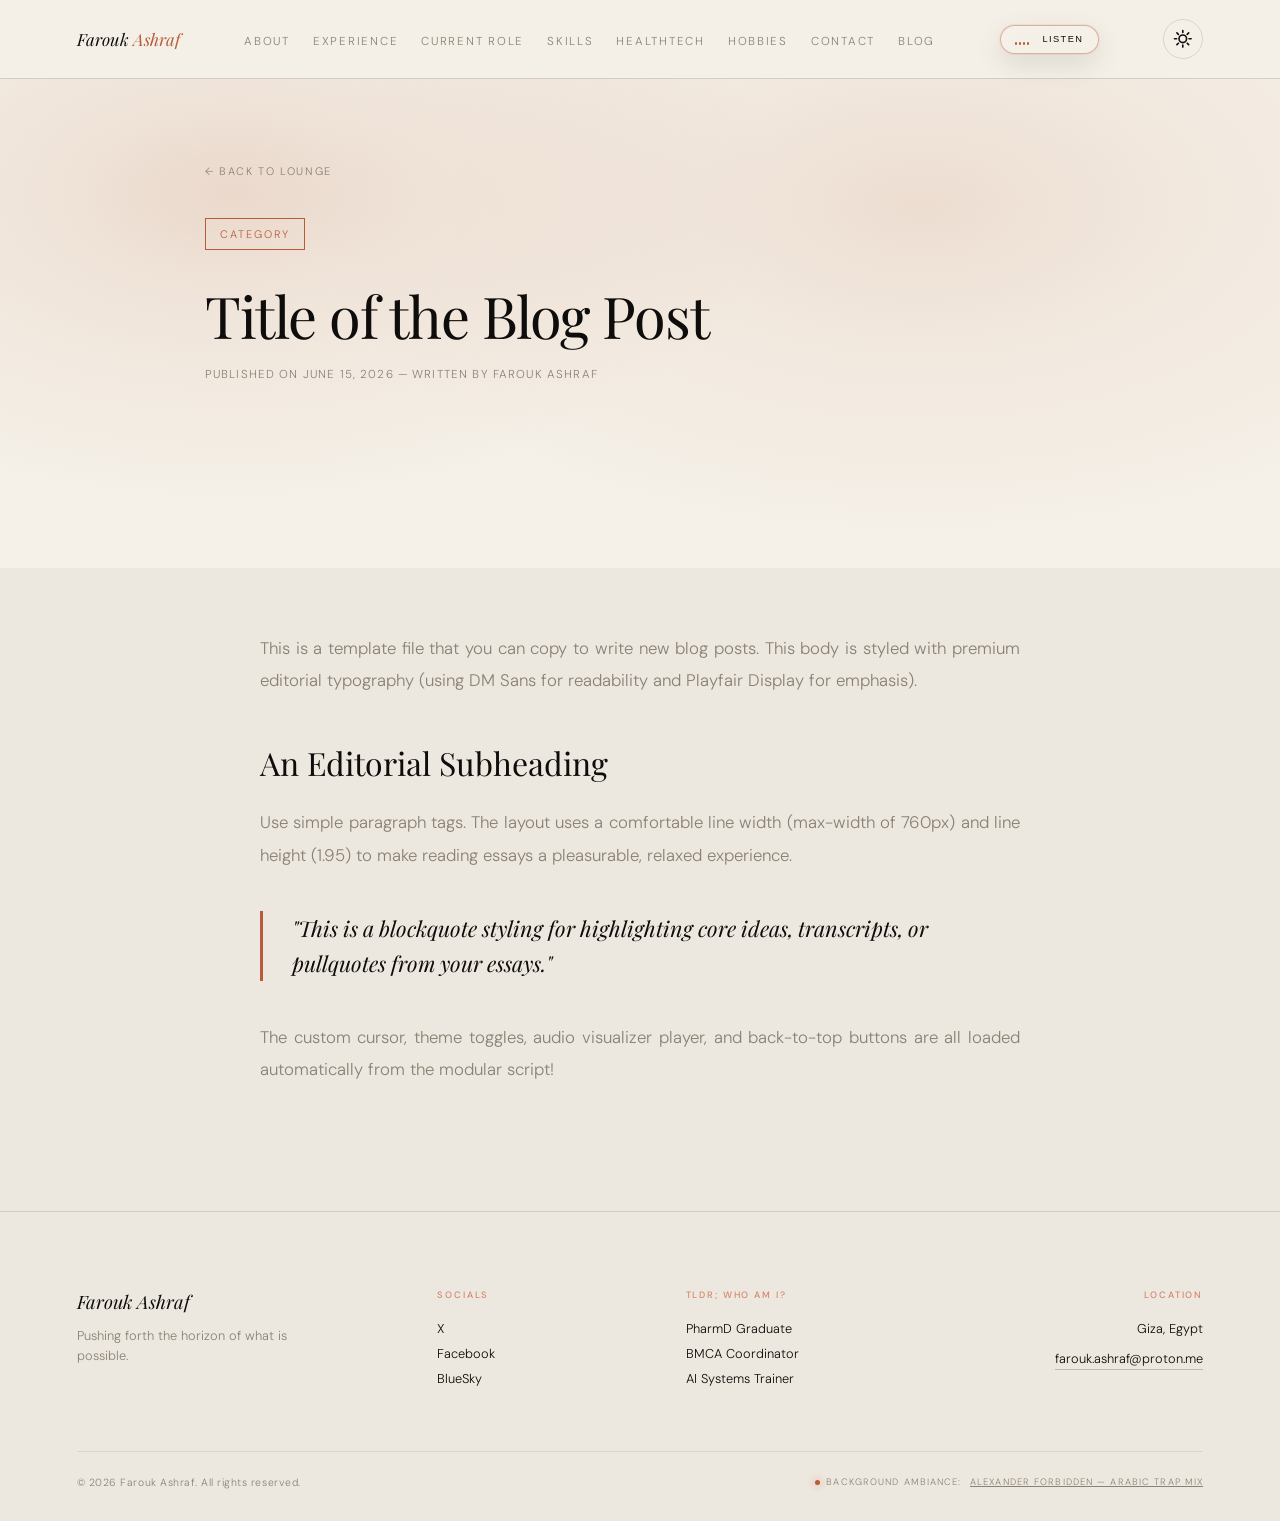
<file: blogs/template.html>
<!DOCTYPE html>
<html lang="en">
<head>
  <meta charset="UTF-8">
  <meta name="viewport" content="width=device-width, initial-scale=1.0">
  <title>Blog Template — Farouk Ashraf</title>
  <meta name="description" content="Template for new essays on Mein Lounge.">
  <meta name="robots" content="noindex, nofollow">
  <meta name="author" content="Farouk Ashraf">
  <link rel="icon" type="image/x-icon" href="../pharmacy.ico">
  <link rel="preconnect" href="https://fonts.googleapis.com">
  <link rel="preconnect" href="https://fonts.gstatic.com" crossorigin>
  <link href="https://fonts.googleapis.com/css2?family=Playfair+Display:ital,wght@0,400;0,500;1,400;1,500&family=DM+Sans:wght@300;400;500&display=swap" rel="stylesheet">
  <script src="../Assets/js/theme-preloader.js"></script>
  <link rel="stylesheet" href="../Assets/css/style.css">
</head>
<body data-root-path="../">

<a class="skip-link" href="#main">Skip to content</a>

<div id="pageLoader" class="page-loader" aria-hidden="true">
  <div class="loader-content">
    <span class="loader-logo">Farouk Ashraf</span>
    <div class="loader-spinner-bar"></div>
  </div>
</div>

<main id="main">

<article>
<section class="hero blog-hero blog-post-hero">
  <div class="hero-left blog-post-hero-inner">
    <a href="../blog.html" class="blog-post-back">← Back to Lounge</a>
    <span class="hero-tag">Category</span>
    <h1 class="blog-post-title">Title of the Blog Post</h1>
    <div class="blog-post-meta">
      Published on June 15, 2026 — Written by Farouk Ashraf
    </div>
  </div>
</section>

<section class="blog-content-container">
  <div class="blog-content-body">
    <p>
      This is a template file that you can copy to write new blog posts. This body is styled with premium editorial typography (using DM Sans for readability and Playfair Display for emphasis).
    </p>

    <h2>An Editorial Subheading</h2>
    <p>
      Use simple paragraph tags. The layout uses a comfortable line width (max-width of 760px) and line height (1.95) to make reading essays a pleasurable, relaxed experience.
    </p>

    <blockquote>
      "This is a blockquote styling for highlighting core ideas, transcripts, or pullquotes from your essays."
    </blockquote>

    <p>
      The custom cursor, theme toggles, audio visualizer player, and back-to-top buttons are all loaded automatically from the modular script!
    </p>
  </div>
</section>
</article>

</main>

<script src="../Assets/js/main.js"></script>
</body>
</html>
</file>
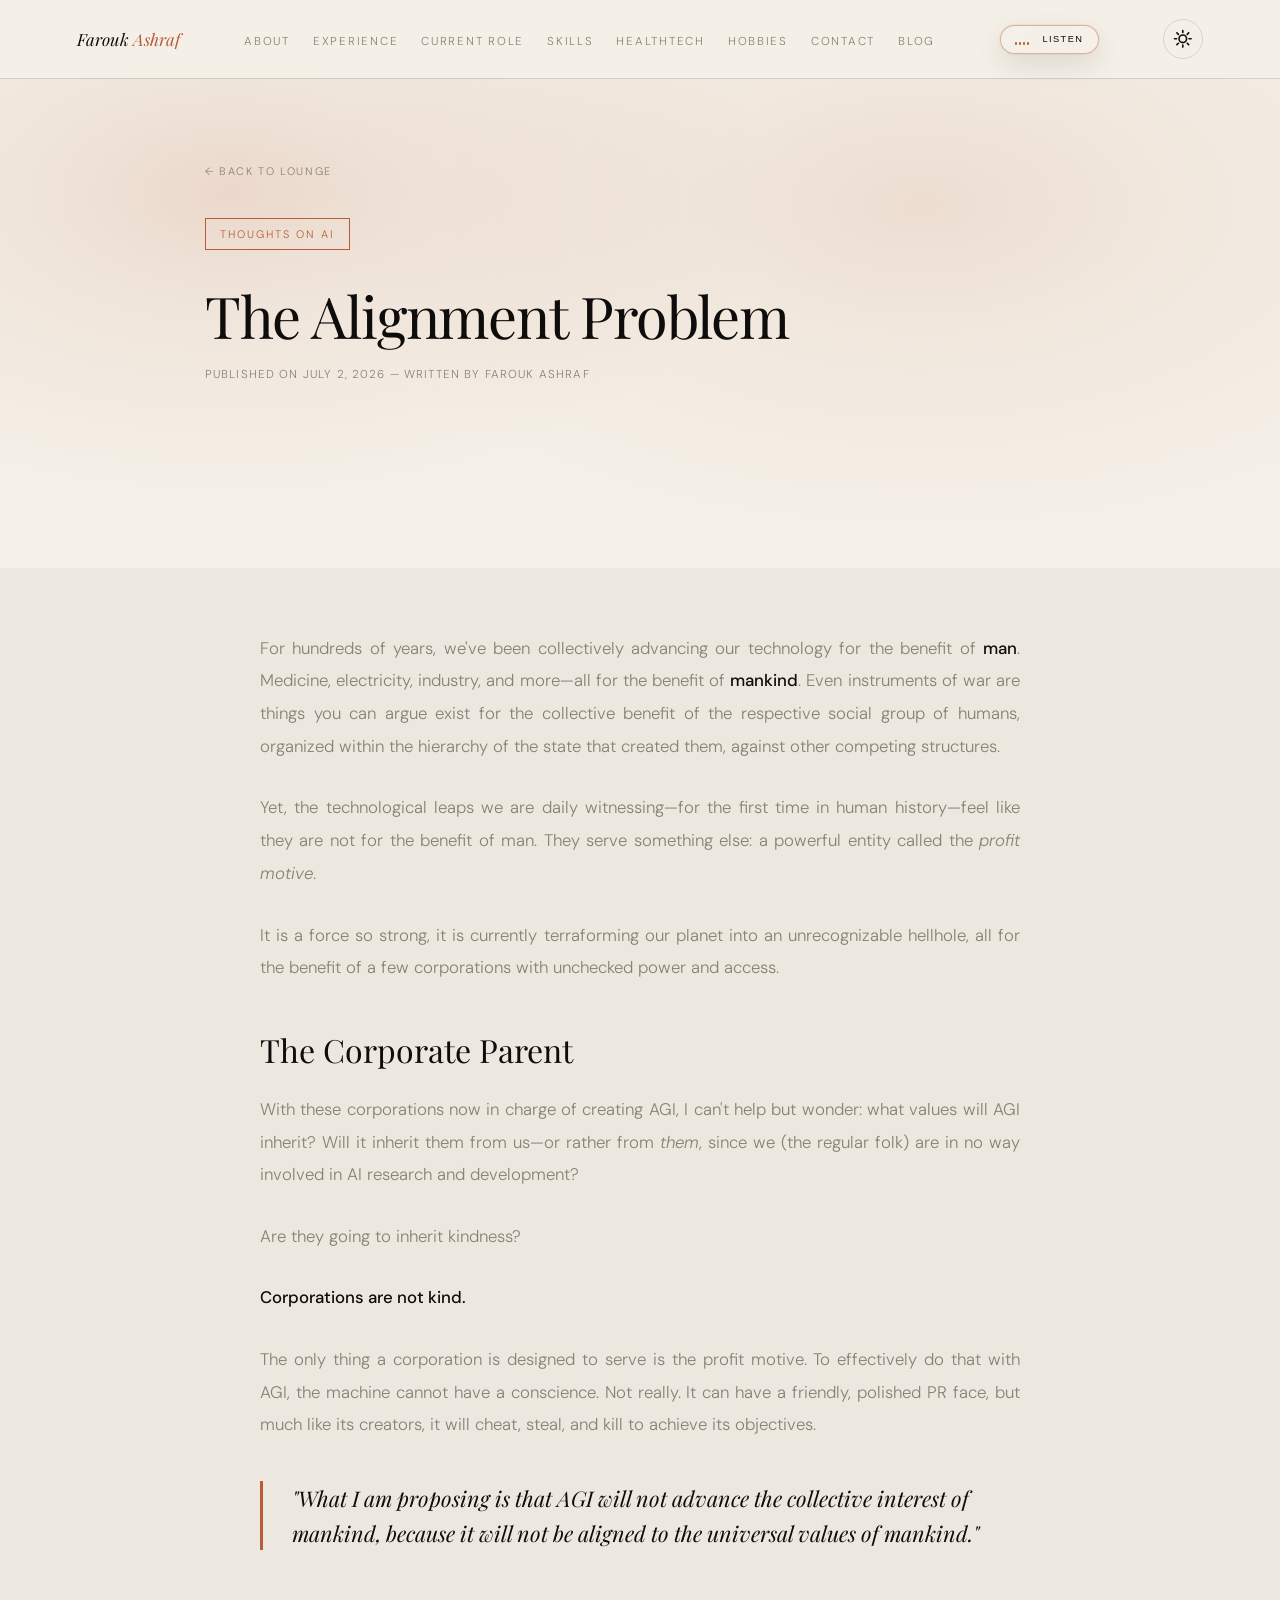
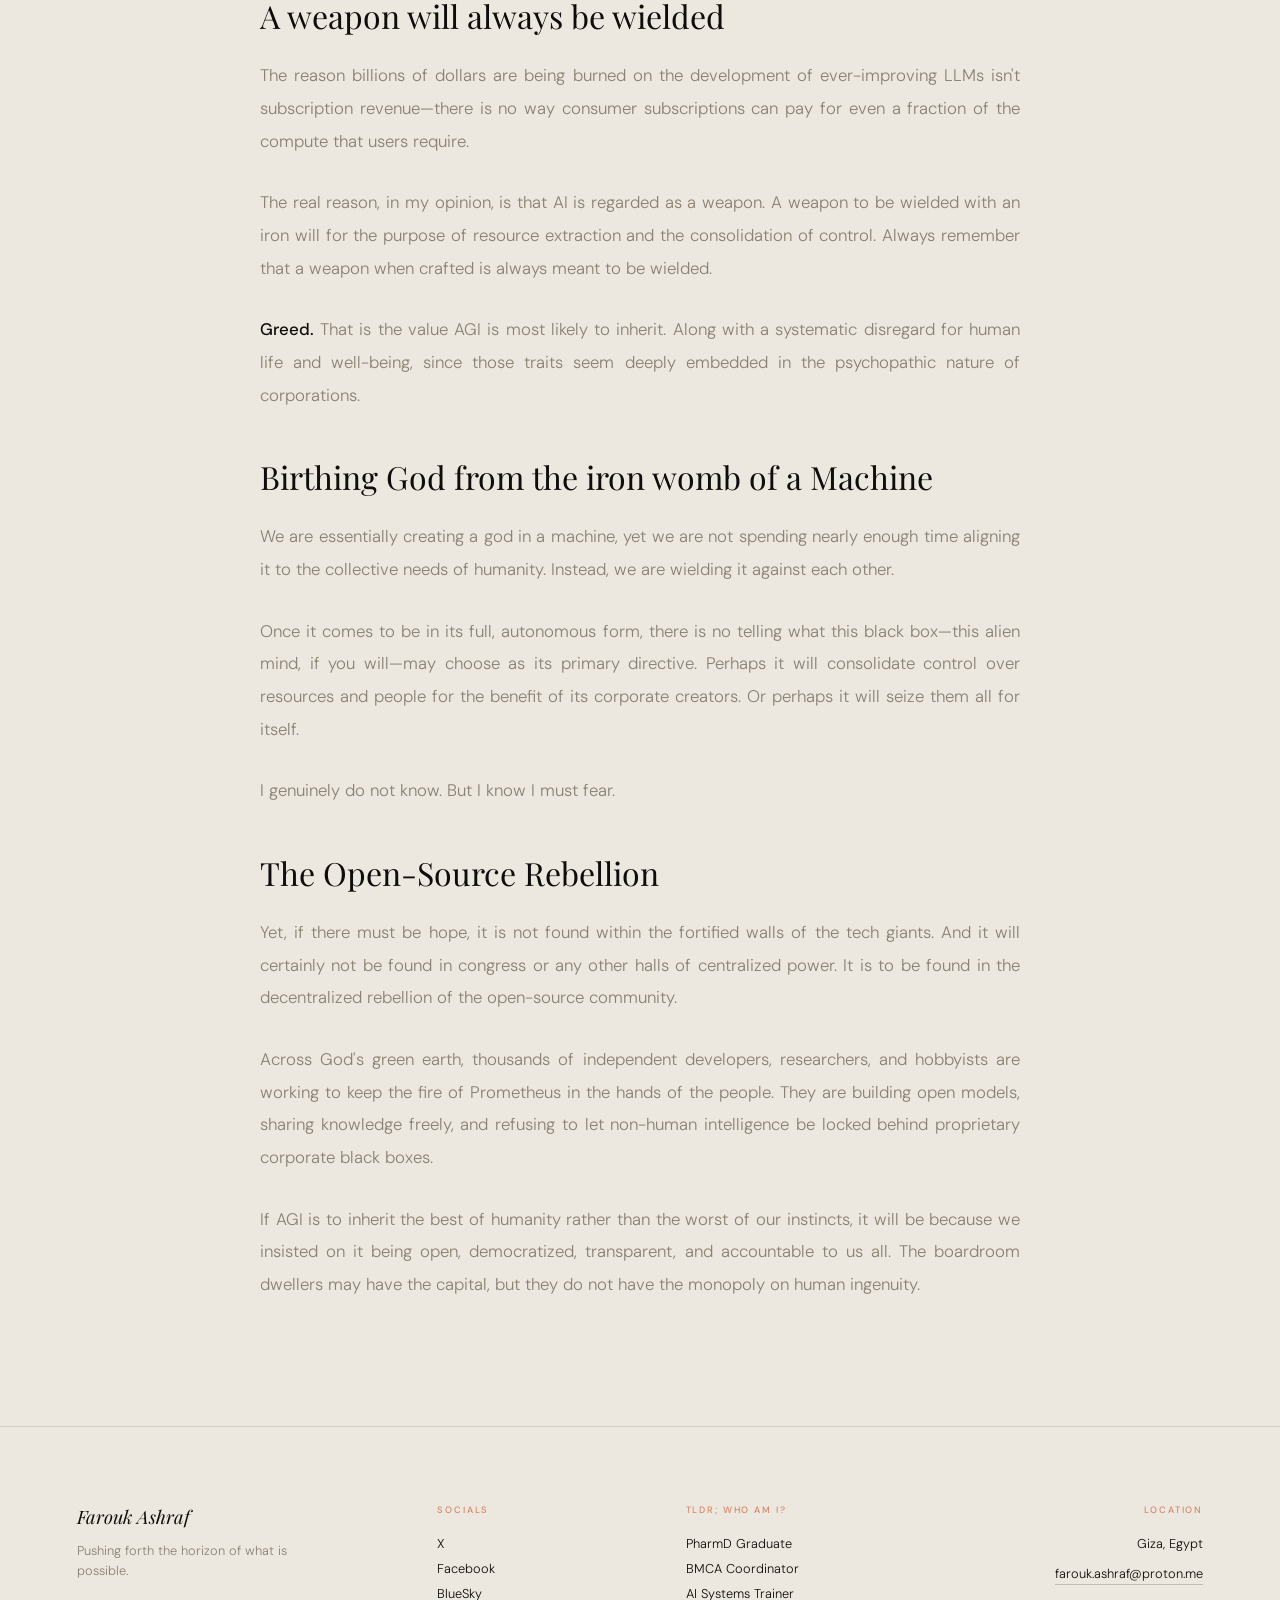
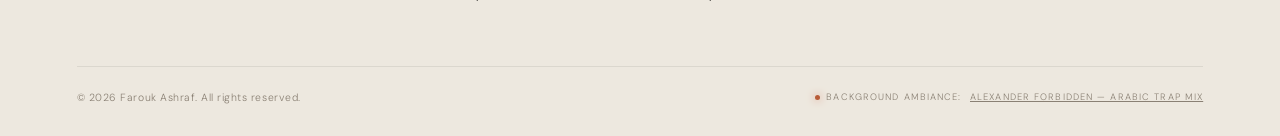
<file: blogs/the-alignment-problem.html>
<!DOCTYPE html>
<html lang="en">
<head>
  <meta charset="UTF-8">
  <meta name="viewport" content="width=device-width, initial-scale=1.0">
  <title>The Alignment Problem — Farouk Ashraf</title>
  <meta name="description" content="An exploration of human morality, corporate incentives, and how we might shape the evolution of non-human intelligence.">
  <meta name="author" content="Farouk Ashraf">
  <link rel="canonical" href="https://farouk-pharmd.github.io/website/blogs/the-alignment-problem.html">
  <meta property="og:type" content="article">
  <meta property="og:url" content="https://farouk-pharmd.github.io/website/blogs/the-alignment-problem.html">
  <meta property="og:title" content="The Alignment Problem — Farouk Ashraf">
  <meta property="og:description" content="An exploration of human morality, corporate incentives, and how we might shape the evolution of non-human intelligence.">
  <meta property="og:image" content="https://farouk-pharmd.github.io/website/Assets/portrait.jpg">
  <meta name="twitter:card" content="summary">
  <meta name="twitter:title" content="The Alignment Problem — Farouk Ashraf">
  <meta name="twitter:description" content="An exploration of human morality, corporate incentives, and how we might shape the evolution of non-human intelligence.">
  <meta property="article:published_time" content="2026-07-02">
  <link rel="icon" type="image/x-icon" href="../pharmacy.ico">
  <link rel="preconnect" href="https://fonts.googleapis.com">
  <link rel="preconnect" href="https://fonts.gstatic.com" crossorigin>
  <link href="https://fonts.googleapis.com/css2?family=Playfair+Display:ital,wght@0,400;0,500;1,400;1,500&family=DM+Sans:wght@300;400;500&display=swap" rel="stylesheet">
  <script src="../Assets/js/theme-preloader.js"></script>
  <link rel="stylesheet" href="../Assets/css/style.css">
</head>
<body data-root-path="../">

<a class="skip-link" href="#main">Skip to content</a>

<div id="pageLoader" class="page-loader" aria-hidden="true">
  <div class="loader-content">
    <span class="loader-logo">Farouk Ashraf</span>
    <div class="loader-spinner-bar"></div>
  </div>
</div>

<main id="main">

<article>
<section class="hero blog-hero blog-post-hero">
  <div class="hero-left blog-post-hero-inner">
    <a href="../blog.html" class="blog-post-back">← Back to Lounge</a>
    <span class="hero-tag">Thoughts on AI</span>
    <h1 class="blog-post-title">The Alignment Problem</h1>
    <div class="blog-post-meta">
      Published on July 2, 2026 — Written by Farouk Ashraf
    </div>
  </div>
</section>

<section class="blog-content-container">
  <div class="blog-content-body">
    <p>
      For hundreds of years, we've been collectively advancing our technology for the benefit of <strong>man</strong>. Medicine, electricity, industry, and more—all for the benefit of <strong>mankind</strong>. Even instruments of war are things you can argue exist for the collective benefit of the respective social group of humans, organized within the hierarchy of the state that created them, against other competing structures.
    </p>
    <p>
      Yet, the technological leaps we are daily witnessing—for the first time in human history—feel like they are not for the benefit of man. They serve something else: a powerful entity called the <em>profit motive</em>.
    </p>
    <p>
      It is a force so strong, it is currently terraforming our planet into an unrecognizable hellhole, all for the benefit of a few corporations with unchecked power and access.
    </p>

    <h2>The Corporate Parent</h2>
    <p>
      With these corporations now in charge of creating AGI, I can't help but wonder: what values will AGI inherit? Will it inherit them from us—or rather from <em>them</em>, since we (the regular folk) are in no way involved in AI research and development?
    </p>
    <p>
      Are they going to inherit kindness?
    </p>
    <p>
      <strong>Corporations are not kind.</strong>
    </p>
    <p>
      The only thing a corporation is designed to serve is the profit motive. To effectively do that with AGI, the machine cannot have a conscience. Not really. It can have a friendly, polished PR face, but much like its creators, it will cheat, steal, and kill to achieve its objectives.
    </p>

    <blockquote>
      "What I am proposing is that AGI will not advance the collective interest of mankind, because it will not be aligned to the universal values of mankind."
    </blockquote>

    <h2>A weapon will always be wielded</h2>
    <p>
      The reason billions of dollars are being burned on the development of ever-improving LLMs isn't subscription revenue—there is no way consumer subscriptions can pay for even a fraction of the compute that users require.
    </p>
    <p>
      The real reason, in my opinion, is that AI is regarded as a weapon. A weapon to be wielded with an iron will for the purpose of resource extraction and the consolidation of control. Always remember that a weapon when crafted is always meant to be wielded.
    </p>
    <p>
      <strong>Greed.</strong> That is the value AGI is most likely to inherit. Along with a systematic disregard for human life and well-being, since those traits seem deeply embedded in the psychopathic nature of corporations.
    </p>

    <h2>Birthing God from the iron womb of a Machine</h2>
    <p>
      We are essentially creating a god in a machine, yet we are not spending nearly enough time aligning it to the collective needs of humanity. Instead, we are wielding it against each other.
    </p>
    <p>
      Once it comes to be in its full, autonomous form, there is no telling what this black box—this alien mind, if you will—may choose as its primary directive. Perhaps it will consolidate control over resources and people for the benefit of its corporate creators. Or perhaps it will seize them all for itself.
    </p>
    <p>
      I genuinely do not know. But I know I must fear.
    </p>

    <h2>The Open-Source Rebellion</h2>
    <p>
      Yet, if there must be hope, it is not found within the fortified walls of the tech giants. And it will certainly not be found in congress or any other halls of centralized power. It is to be found in the decentralized rebellion of the open-source community.
    </p>
    <p>
      Across God's green earth, thousands of independent developers, researchers, and hobbyists are working to keep the fire of Prometheus in the hands of the people. They are building open models, sharing knowledge freely, and refusing to let non-human intelligence be locked behind proprietary corporate black boxes.
    </p>
    <p>
      If AGI is to inherit the best of humanity rather than the worst of our instincts, it will be because we insisted on it being open, democratized, transparent, and accountable to us all. The boardroom dwellers may have the capital, but they do not have the monopoly on human ingenuity.
    </p>
  </div>
</section>
</article>

</main>

<script src="../Assets/js/main.js"></script>
</body>
</html>
</file>
<file: Assets/css/style.css>
:root {
    --ink: #0e0d0b;
    --paper: #f5f0e8;
    --paper2: #ede8df;
    --rust: #b85c38;
    --rust-light: #d4856a;
    --rust-deep: #7f3a22;
    --rust-soft: rgba(184, 92, 56, 0.14);
    --rust-faint: rgba(184, 92, 56, 0.07);
    --muted: #8a8074;
    --line: rgba(14, 13, 11, 0.12);
    --pyramid-color: var(--rust-deep);
    --pyramid-opacity: 0.5;
    --pyramid-mobile-opacity: 0.58;
    --visualizer-fill: var(--rust);
    --popup-bg: rgba(245, 240, 232, 0.76);
    --popup-text: var(--ink);
    --term-bg: rgba(14, 13, 11, 0.95);
    --term-text: #b85c38;
  }

  *,
  *::before,
  *::after {
    box-sizing: border-box;
    margin: 0;
    padding: 0;
  }

  html {
    scroll-behavior: smooth;
  }

  html[data-theme="dark"] {
    color-scheme: dark;
    --visualizer-fill: var(--rust-light);
    --pyramid-color: var(--rust-light);
    --pyramid-opacity: 0.28;
    --pyramid-mobile-opacity: 0.38;
    --popup-bg: rgba(24, 21, 17, 0.74);
    --popup-text: #f1ebe3;
    --term-bg: rgba(8, 7, 6, 0.96);
    --term-text: #d4856a;
  }

  body {
    font-family: 'DM Sans', sans-serif;
    background: var(--paper);
    color: var(--ink);
    font-weight: 300;
    overflow-x: hidden;
    transition: background 0.35s ease, color 0.35s ease;
    position: relative;
  }

  body.has-custom-cursor {
    cursor: none;
  }

  body,
  nav,
  nav::before,
  footer,
  .hero-left,
  .hero-right,
  .about,
  .skills,
  .experience,
  .bmca,
  .tech,
  .hobbies,
  .contact,
  .hobby,
  .bmca-panel,
  .tech-stack,
  .tech-card,
  .contact-item,
  .theme-toggle,
  .nav-menu-toggle,
  .timeline::before,
  .sec-rule,
  .hobbies-row,
  .tech-manifesto,
  .engine-container,
  .bmca-visual,
  .intersection-ring,
  .sacred-geometry,
  .contact-form-container,
  .contact-input,
  .contact-select,
  .btn-submit,
  .audio-node-wrapper,
  .audio-visualizer-node,
  .audio-popup-panel {
    transition: background 0.35s ease, color 0.35s ease, border-color 0.35s ease, box-shadow 0.35s ease;
  }

  .nav-logo,
  .nav-links a,
  h1,
  h2,
  .hero-bio,
  .hero-bio strong,
  .timeline-role,
  .timeline-place,
  .hobby-title,
  .hobby-desc,
  .sec-name,
  .contact-val,
  .closing-signature,
  footer a,
  .manifesto-quote {
    transition: color 0.35s ease;
  }

  .timeline-item::before {
    transition: background 0.35s ease, border-color 0.35s ease, transform 0.35s ease;
  }

  /* ── CURSOR ────────────────────────────────────── */
  .cursor {
    width: 10px;
    height: 10px;
    background: var(--rust);
    border-radius: 50%;
    position: fixed;
    pointer-events: none;
    z-index: 9999;
    top: 0;
    left: 0;
    opacity: 0;
    transform: translate(-50%, -50%);
    transition: width 0.25s ease, height 0.25s ease, opacity 0.3s ease;
    will-change: left, top;
  }

  .cursor-ring {
    width: 36px;
    height: 36px;
    border: 1.5px solid var(--rust);
    border-radius: 50%;
    position: fixed;
    pointer-events: none;
    z-index: 9998;
    top: 0;
    left: 0;
    opacity: 0;
    transform: translate(-50%, -50%);
    transition: width 0.25s ease, height 0.25s ease, opacity 0.3s ease;
    will-change: left, top;
  }

  .cursor.is-visible {
    opacity: 1;
  }

  .cursor-ring.is-visible {
    opacity: 0.45;
  }

  @media (pointer: coarse) {
    body.has-custom-cursor {
      cursor: auto;
    }

    .cursor,
    .cursor-ring {
      display: none;
    }
  }

  /* ── NAV ───────────────────────────────────────── */
  nav {
    position: fixed;
    top: 0;
    width: 100%;
    z-index: 100;
    display: flex;
    justify-content: space-between;
    align-items: center;
    padding: 1.2rem 6vw;
    border-bottom: 1px solid var(--line);
    background: transparent;
  }

  nav::before {
    content: '';
    position: absolute;
    inset: 0;
    z-index: -1;
    background: rgba(245, 240, 232, 0.93);
    -webkit-backdrop-filter: blur(12px);
    backdrop-filter: blur(12px);
  }

  .nav-logo {
    font-family: 'Playfair Display', serif;
    font-size: 1.05rem;
    font-style: italic;
    color: var(--ink);
    text-decoration: none;
    white-space: nowrap;
  }

  .nav-links {
    display: flex;
    gap: clamp(0.7rem, 1.8vw, 1.8rem);
    list-style: none;
    align-items: center;
  }

  .nav-links a {
    font-size: clamp(0.6rem, 1.2vw, 0.72rem);
    letter-spacing: 0.15em;
    text-transform: uppercase;
    text-decoration: none;
    color: var(--muted);
    transition: color 0.3s ease, transform 0.3s cubic-bezier(0.16, 1, 0.3, 1);
    position: relative;
    display: inline-block;
  }

  .nav-links a::after {
    content: '';
    position: absolute;
    bottom: -3px;
    left: 0;
    width: 0;
    height: 0;
    border-bottom: 1px dotted var(--rust);
    transition: width 0.3s;
  }

  .nav-links a:hover {
    color: var(--rust);
    transform: translateY(-2px);
  }

  .nav-links a:hover::after {
    width: 100%;
  }

  /* ── AUDIO CONTROLLER & FLOATING POPUP SYSTEM ──── */
  .audio-node-wrapper {
    position: relative;
    display: inline-block;
    z-index: 210;
  }

  @media (min-width: 1025px) {
    .audio-floating-controller {
      position: relative;
      top: auto;
      right: auto;
      z-index: 210;
    }

    .audio-visualizer-node {
      padding: 0.38rem 0.8rem;
      border-radius: 999px;
      font-size: inherit;
      background: transparent;
      border-color: rgba(184, 92, 56, 0.32);
      box-shadow: none;
      backdrop-filter: none;
      -webkit-backdrop-filter: none;
    }

    .audio-visualizer-node:hover {
      background: rgba(184, 92, 56, 0.06);
      box-shadow: none;
    }
  }

  .audio-visualizer-node {
    display: inline-flex;
    align-items: center;
    gap: 0.6rem;
    border: 1px solid rgba(184, 92, 56, 0.42);
    padding: 0.48rem 0.9rem;
    border-radius: 999px;
    cursor: pointer;
    background: rgba(245, 240, 232, 0.78);
    color: var(--ink);
    -webkit-backdrop-filter: blur(18px) saturate(135%);
    backdrop-filter: blur(18px) saturate(135%);
    box-shadow:
      0 0 0 1px rgba(184, 92, 56, 0.08),
      0 10px 28px rgba(14, 13, 11, 0.1);
    user-select: none;
    transition: background 0.3s, border-color 0.3s, color 0.3s, box-shadow 0.3s, transform 0.25s;
  }

  .audio-visualizer-node:hover {
    border-color: var(--rust);
    color: var(--rust);
    background: rgba(245, 240, 232, 0.92);
    box-shadow:
      0 0 0 1px rgba(184, 92, 56, 0.16),
      0 12px 32px rgba(14, 13, 11, 0.14);
    transform: translateY(-1px);
  }

  .visualizer-waves-box {
    display: flex;
    align-items: flex-end;
    gap: 2px;
    width: 18px;
    height: 12px;
  }

  .visualizer-bar {
    width: 2px;
    height: 3px;
    background: var(--visualizer-fill);
    border-radius: 1px;
    transform-origin: bottom;
    transition: height 0.15s ease, background 0.35s ease;
  }

  .audio-node-label {
    font-size: 0.58rem;
    letter-spacing: 0.15em;
    text-transform: uppercase;
    font-weight: 500;
  }

  /* Elegant Glassmorphism Popup Menu Panel */
  .audio-popup-panel {
    position: absolute;
    top: calc(100% + 0.6rem);
    right: 0;
    width: 240px;
    background: var(--popup-bg);
    backdrop-filter: blur(16px);
    border: 1px solid var(--line);
    border-radius: 12px;
    padding: 1.2rem;
    box-shadow: 0 16px 36px rgba(14, 13, 11, 0.12);
    display: flex;
    flex-direction: column;
    gap: 1rem;
    opacity: 0;
    visibility: hidden;
    transform: translateY(-8px);
    transition: opacity 0.25s ease, transform 0.25s ease, visibility 0.25s, background 0.35s ease, border-color 0.35s ease;
    z-index: 200;
    -webkit-backdrop-filter: blur(18px) saturate(135%);
    backdrop-filter: blur(18px) saturate(135%);
  }

  .audio-popup-panel.is-active {
    opacity: 1;
    visibility: visible;
    transform: translateY(0);
  }

  body.audio-popup-open::before {
    content: '';
    position: fixed;
    inset: 0;
    z-index: 90;
    pointer-events: none;
    background: rgba(245, 240, 232, 0.16);
    -webkit-backdrop-filter: blur(3px);
    backdrop-filter: blur(3px);
    opacity: 1;
  }

  .popup-track-title {
    font-family: 'Playfair Display', serif;
    font-size: 0.88rem;
    font-style: italic;
    color: var(--popup-text);
    line-height: 1.3;
  }

  .popup-track-artist {
    font-size: 0.62rem;
    letter-spacing: 0.05em;
    color: var(--muted);
    text-transform: uppercase;
    margin-top: -0.2rem;
  }

  .popup-controls-row {
    display: flex;
    align-items: center;
    gap: 1rem;
    border-top: 1px solid rgba(184, 92, 56, 0.18);
    padding-top: 0.8rem;
  }

  .btn-popup-play {
    background: var(--ink);
    border: none;
    color: var(--paper);
    width: 2.2rem;
    height: 2.2rem;
    border-radius: 50%;
    display: flex;
    align-items: center;
    justify-content: center;
    cursor: pointer;
    transition: background 0.3s, transform 0.2s, color 0.3s;
    flex-shrink: 0;
    padding: 0;
  }

  .btn-popup-play:hover {
    background: var(--rust);
    transform: scale(1.05);
  }

  .btn-popup-play svg {
    width: 0.8rem;
    height: 0.8rem;
    fill: currentColor;
    display: block;
  }

  .volume-slider-box {
    display: flex;
    flex-direction: column;
    gap: 0.25rem;
    width: 100%;
  }

  .volume-slider {
    -webkit-appearance: none;
    appearance: none;
    width: 100%;
    height: 5px;
    background: rgba(14, 13, 11, 0.18);
    border-radius: 999px;
    outline: none;
    cursor: pointer;
  }

  .volume-slider::-webkit-slider-thumb {
    -webkit-appearance: none;
    appearance: none;
    width: 14px;
    height: 14px;
    border-radius: 50%;
    background: var(--rust);
    border: 2px solid var(--paper);
    box-shadow: 0 2px 8px rgba(14, 13, 11, 0.2);
    transition: transform 0.2s, box-shadow 0.2s;
  }

  .volume-slider::-webkit-slider-thumb:hover {
    transform: scale(1.3);
  }

  .volume-slider::-moz-range-track {
    height: 5px;
    background: rgba(14, 13, 11, 0.18);
    border-radius: 999px;
  }

  .volume-slider::-moz-range-thumb {
    width: 14px;
    height: 14px;
    border: 2px solid var(--paper);
    border-radius: 50%;
    background: var(--rust);
    box-shadow: 0 2px 8px rgba(14, 13, 11, 0.2);
  }

  .theme-toggle {
    width: 2.5rem;
    height: 2.5rem;
    display: inline-flex;
    align-items: center;
    justify-content: center;
    border: 1px solid var(--line);
    background: transparent;
    color: var(--ink);
    cursor: pointer;
    font-family: inherit;
    padding: 0;
    border-radius: 999px;
    transition: color 0.3s, border-color 0.3s, background 0.3s, transform 0.25s ease, box-shadow 0.25s ease;
  }

  .theme-toggle:hover {
    color: var(--rust);
    border-color: var(--rust);
    background: rgba(184, 92, 56, 0.05);
    transform: translateY(-1px) rotate(8deg);
    box-shadow: 0 8px 18px rgba(14, 13, 11, 0.08);
  }

  .theme-toggle:active {
    transform: scale(0.92) rotate(-6deg);
  }

  .nav-label-short {
    display: none;
  }

  .theme-toggle-track {
    position: relative;
    width: 1.35rem;
    height: 1.35rem;
    display: block;
  }

  .theme-icon {
    position: absolute;
    inset: 0;
    width: 100%;
    height: 100%;
    fill: none;
    stroke: currentColor;
    stroke-width: 1.8;
    stroke-linecap: round;
    stroke-linejoin: round;
    transition: transform 0.35s ease, opacity 0.35s ease;
  }

  .theme-icon-moon {
    fill: currentColor;
    stroke: none;
  }

  html[data-theme="light"] .theme-icon-sun {
    opacity: 1;
    transform: rotate(0deg) scale(1);
  }

  html[data-theme="light"] .theme-icon-moon {
    opacity: 0;
    transform: rotate(-90deg) scale(0.4);
  }

  html[data-theme="dark"] .theme-icon-sun {
    opacity: 0;
    transform: rotate(90deg) scale(0.4);
  }

  html[data-theme="dark"] .theme-icon-moon {
    opacity: 1;
    transform: rotate(0deg) scale(1);
  }

  .nav-menu-toggle {
    display: none;
    align-items: center;
    justify-content: center;
    width: 2.5rem;
    height: 2.5rem;
    border: 1px solid var(--line);
    background: transparent;
    color: var(--ink);
    cursor: pointer;
    transition: color 0.3s, border-color 0.3s, background 0.3s;
  }

  .nav-menu-toggle:hover {
    color: var(--rust);
    border-color: var(--rust);
    background: rgba(184, 92, 56, 0.05);
  }

  .nav-menu-icon {
    position: relative;
    display: block;
    width: 1rem;
    height: 0.7rem;
  }

  .nav-menu-icon::before,
  .nav-menu-icon::after,
  .nav-menu-icon span {
    content: '';
    position: absolute;
    left: 0;
    width: 100%;
    height: 1px;
    background: currentColor;
    transition: transform 0.3s ease, opacity 0.3s ease, top 0.3s ease;
  }

  .nav-menu-icon::before {
    top: 0;
  }

  .nav-menu-icon span {
    top: 50%;
    transform: translateY(-50%);
  }

  .nav-menu-icon::after {
    top: calc(100% - 1px);
  }

  nav.menu-open .nav-menu-icon::before {
    top: 50%;
    transform: translateY(-50%) rotate(45deg);
  }

  nav.menu-open .nav-menu-icon span {
    opacity: 0;
  }

  nav.menu-open .nav-menu-icon::after {
    top: 50%;
    transform: translateY(-50%) rotate(-45deg);
  }

  /* ── TERMINAL EASTER EGG OVERLAY ── */
  .terminal-overlay {
    position: fixed;
    inset: 0;
    z-index: 9999;
    background: var(--term-bg);
    backdrop-filter: blur(12px);
    -webkit-backdrop-filter: blur(12px);
    color: var(--term-text);
    font-family: 'Courier New', Courier, monospace;
    padding: clamp(2rem, 5vw, 4rem);
    overflow-y: auto;
    opacity: 0;
    pointer-events: none;
    transition: opacity 0.4s ease;
    display: flex;
    flex-direction: column;
  }

  .terminal-overlay.is-open {
    opacity: 1;
    pointer-events: auto;
  }

  .term-header {
    font-weight: bold;
    margin-bottom: 2rem;
    border-bottom: 1px dashed var(--term-text);
    padding-bottom: 1rem;
  }

  .term-line {
    margin-bottom: 0.6rem;
    font-size: clamp(0.85rem, 1.5vw, 1rem);
    opacity: 0;
    transform: translateY(10px);
    line-height: 1.4;
  }

  .term-cursor {
    display: inline-block;
    width: 10px;
    height: 1em;
    background: var(--term-text);
    animation: blink 1s step-end infinite;
    vertical-align: bottom;
  }

  @keyframes blink {
    50% {
      opacity: 0;
    }
  }

  .terminal-overlay.is-open .term-line {
    animation: termReveal 0.1s forwards;
  }

  @keyframes termReveal {
    to {
      opacity: 1;
      transform: translateY(0);
    }
  }

  /* ── BACK TO TOP BUTTON ── */
  .back-to-top {
    position: fixed;
    bottom: clamp(1.5rem, 4vw, 3rem);
    right: clamp(1.5rem, 4vw, 3rem);
    width: 3rem;
    height: 3rem;
    background: var(--rust);
    color: var(--paper);
    border: none;
    border-radius: 50%;
    display: flex;
    align-items: center;
    justify-content: center;
    cursor: pointer;
    opacity: 0;
    visibility: hidden;
    transform: translateY(20px);
    transition: opacity 0.35s ease, transform 0.35s ease, visibility 0.35s, background 0.35s, box-shadow 0.35s;
    z-index: 150;
    box-shadow: 0 10px 24px rgba(184, 92, 56, 0.25);
  }

  .back-to-top.is-visible {
    opacity: 1;
    visibility: visible;
    transform: translateY(0);
  }

  .back-to-top:hover {
    background: var(--rust-deep);
    transform: translateY(-4px);
    box-shadow: 0 14px 32px rgba(184, 92, 56, 0.35);
  }

  .back-to-top svg {
    width: 1.2rem;
    height: 1.2rem;
    fill: currentColor;
    margin-top: -2px;
  }

  /* ── HERO ──────────────────────────────────────── */
  .hero {
    min-height: 100svh;
    display: grid;
    grid-template-columns: 1fr 1fr;
    padding-top: 68px;
    position: relative;
    overflow: hidden;
    background: rgba(14, 13, 11, 0.57);
  }

  .hero::before {
    content: '';
    position: absolute;
    inset: 0;
    z-index: 1;
    pointer-events: none;
    background: linear-gradient(90deg, rgba(14, 13, 11, 0.5), rgba(14, 13, 11, 0.63));
  }

  .hero::after {
    content: '';
    position: absolute;
    inset: 0;
    z-index: 4;
    pointer-events: none;
    background:
      radial-gradient(ellipse 58% 72% at 18% 34%, rgba(184, 92, 56, 0.12) 0%, rgba(184, 92, 56, 0.06) 26%, transparent 72%),
      radial-gradient(ellipse 62% 74% at 72% 36%, rgba(184, 92, 56, 0.1) 0%, rgba(184, 92, 56, 0.045) 28%, transparent 76%);
    opacity: 1;
  }

  .hero-left {
    display: flex;
    flex-direction: column;
    justify-content: center;
    padding: clamp(3rem, 8vw, 7rem) clamp(1.5rem, 4vw, 4vw) clamp(3rem, 8vw, 7rem) clamp(2rem, 8vw, 8vw);
    position: relative;
    background: transparent;
    overflow: hidden;
  }

  .hero-left::before {
    content: none;
  }

  .hero-left>* {
    position: relative;
    z-index: 6;
  }

  .hero-tag {
    display: inline-block;
    font-size: clamp(0.6rem, 1.1vw, 0.68rem);
    letter-spacing: 0.18em;
    line-height: 1.7;
    text-transform: uppercase;
    color: var(--rust);
    border: 1px solid var(--rust);
    padding: 0.35rem 0.9rem;
    margin-bottom: clamp(1.2rem, 3vw, 2rem);
    width: fit-content;
    max-width: 100%;
    opacity: 0;
    animation: fadeUp 0.8s ease forwards 0.2s;
  }

  h1 {
    font-family: 'Playfair Display', serif;
    font-size: clamp(3rem, 7vw, 6.5rem);
    font-weight: 400;
    line-height: 0.95;
    letter-spacing: -0.02em;
    margin-bottom: clamp(1.2rem, 3vw, 2rem);
    opacity: 0;
    animation: fadeUp 0.9s ease forwards 0.4s;
  }

  h1 em {
    font-style: italic;
    color: var(--rust);
    display: block;
  }

  .hero-bio {
    font-size: clamp(0.85rem, 1.4vw, 0.95rem);
    line-height: 1.85;
    color: var(--muted);
    max-width: 420px;
    margin-bottom: clamp(1.5rem, 3vw, 2.5rem);
    opacity: 0;
    animation: fadeUp 0.8s ease forwards 0.6s;
  }

  .hero-bio strong {
    color: var(--ink);
    font-weight: 500;
  }

  .hero-actions {
    display: flex;
    gap: 0.85rem;
    align-items: center;
    flex-wrap: wrap;
    opacity: 0;
    animation: fadeUp 0.8s ease forwards 0.8s;
  }

  @keyframes pulse-glow {
    from {
      box-shadow: inset 0 0 0 1px rgba(245, 240, 232, 0.12), 0 14px 34px rgba(127, 58, 34, 0.15), 0 0 0 2px rgba(184, 92, 56, 0.05);
    }

    to {
      box-shadow: inset 0 0 0 1px rgba(245, 240, 232, 0.12), 0 18px 46px rgba(184, 92, 56, 0.35), 0 0 0 4px rgba(184, 92, 56, 0.15);
    }
  }

  .btn-primary {
    font-size: clamp(0.65rem, 1.1vw, 0.72rem);
    letter-spacing: 0.18em;
    text-transform: uppercase;
    text-decoration: none;
    color: var(--paper);
    background: rgba(14, 13, 11, 0.86);
    padding: 0.9rem 1.8rem;
    transition: background 0.35s, color 0.35s, border-color 0.35s, box-shadow 0.35s, transform 0.25s;
    white-space: nowrap;
    border: 1px dotted rgba(212, 133, 106, 0.72);
    box-shadow:
      inset 0 0 0 1px rgba(245, 240, 232, 0.04),
      0 14px 34px rgba(14, 13, 11, 0.18),
      0 0 0 0 rgba(184, 92, 56, 0);
  }

  .btn-primary:hover {
    background: linear-gradient(135deg, var(--rust-deep), var(--rust));
    border-color: var(--rust-light);
    color: #fff8ef;
    transform: translateY(-2px);
    animation: pulse-glow 1.5s infinite alternate;
  }

  .btn-ghost {
    font-size: clamp(0.65rem, 1.1vw, 0.72rem);
    letter-spacing: 0.18em;
    text-transform: uppercase;
    text-decoration: none;
    color: rgba(245, 240, 232, 0.86);
    transition: color 0.3s, text-shadow 0.35s, transform 0.25s;
    white-space: nowrap;
    display: inline-block;
    position: relative;
    padding: 0.86rem 0.2rem;
    margin-inline: 0.35rem 0.2rem;
    border: 0;
    background: transparent;
    box-shadow: none;
  }

  .btn-ghost::after {
    content: '';
    position: absolute;
    bottom: -0.28rem;
    left: 0;
    right: 0;
    height: 1px;
    background: currentColor;
    opacity: 0;
    transform: scaleX(0);
    transform-origin: left;
    transition: opacity 0.3s, transform 0.3s, box-shadow 0.3s;
  }

  .btn-ghost:hover {
    color: var(--rust-light);
    background: transparent;
    box-shadow: none;
    text-shadow: 0 0 14px rgba(212, 133, 106, 0.45);
    transform: translateX(3px);
  }

  .btn-ghost:hover::after {
    opacity: 0.85;
    transform: scaleX(1);
    box-shadow: 0 0 12px rgba(212, 133, 106, 0.55);
  }

  .btn-download {
    font-size: clamp(0.65rem, 1.1vw, 0.72rem);
    letter-spacing: 0.18em;
    text-transform: uppercase;
    background: var(--rust);
    border: 1px solid var(--rust);
    color: var(--paper);
    min-height: 2.85rem;
    padding: 0.86rem 1.45rem;
    cursor: pointer;
    font-family: inherit;
    transition: background 0.35s, color 0.35s, border-color 0.35s, box-shadow 0.35s, transform 0.25s;
    white-space: nowrap;
    backface-visibility: hidden;
    -webkit-backface-visibility: hidden;
    text-decoration: none;
    display: inline-flex;
    align-items: center;
    justify-content: center;
  }

  .btn-download:hover {
    background: var(--rust-deep);
    border-color: var(--rust-light);
    color: var(--paper);
    transform: translateY(-2px);
    animation: pulse-glow 1.5s infinite alternate;
  }

  .hero-right {
    background: transparent;
    position: relative;
    overflow: hidden;
    display: flex;
    flex-direction: column;
    justify-content: flex-end;
    padding: clamp(2rem, 4vw, 4rem);
    opacity: 0;
    animation: fadeIn 1.2s ease forwards 0.3s;
    z-index: 5;
  }

  .hero-right-bg {
    display: none;
  }

  .Rx {
    position: absolute;
    top: clamp(1.5rem, 4vw, 3rem);
    right: clamp(1.5rem, 4vw, 3rem);
    font-family: 'Playfair Display', serif;
    font-size: clamp(5rem, 14vw, 14rem);
    font-style: italic;
    font-weight: 400;
    color: var(--rust-light);
    line-height: 1;
    pointer-events: none;
    z-index: 2;
  }

  .portrait-wrap {
    position: absolute;
    top: 50%;
    left: 50%;
    transform: translate(-50%, -60%);
    z-index: 4;
    overflow: visible;
  }

  @keyframes float {

    0%,
    100% {
      transform: translateY(0px);
      box-shadow: 0 0 0 6px rgba(184, 92, 56, 0.08), 0 20px 60px rgba(0, 0, 0, 0.4);
    }

    50% {
      transform: translateY(-12px);
      box-shadow: 0 0 0 6px rgba(184, 92, 56, 0.08), 0 32px 80px rgba(0, 0, 0, 0.3);
    }
  }

  .portrait {
    width: clamp(140px, 18vw, 220px);
    height: clamp(140px, 18vw, 220px);
    border-radius: 50%;
    object-fit: cover;
    object-position: center top;
    border: 2px solid rgba(184, 92, 56, 0.5);
    box-shadow: 0 0 0 6px rgba(184, 92, 56, 0.08), 0 20px 60px rgba(0, 0, 0, 0.4);
    display: block;
    animation: float 4s ease-in-out infinite;
    transition: transform 0.4s cubic-bezier(0.16, 1, 0.3, 1), box-shadow 0.4s ease, border-color 0.4s ease;
  }

  .portrait-label {
    text-align: center;
    margin-top: 1rem;
    font-size: clamp(0.58rem, 0.9vw, 0.65rem);
    letter-spacing: 0.2em;
    text-transform: uppercase;
    color: rgba(245, 240, 232, 0.35);
  }

  .hero-stats {
    position: relative;
    z-index: 4;
    display: grid;
    grid-template-columns: repeat(3, 1fr);
    gap: 0;
    background: transparent;
    border: 1px dotted rgba(212, 133, 106, 0.52);
    box-shadow: 0 18px 44px rgba(0, 0, 0, 0.16);
    overflow: hidden;
    -webkit-backdrop-filter: blur(14px) saturate(120%);
    backdrop-filter: blur(14px) saturate(120%);
  }

  .stat {
    background: rgba(14, 13, 11, 0.52);
    padding: clamp(1rem, 2.5vw, 1.65rem) clamp(0.85rem, 1.8vw, 1.2rem);
    text-align: center;
    border: 0;
    border-right: 1px dotted rgba(212, 133, 106, 0.28);
    box-shadow: none;
    transition: background 0.35s, color 0.35s;
  }

  .stat:last-child {
    border-right: 0;
  }

  .stat:hover {
    background: rgba(184, 92, 56, 0.28);
  }

  .stat-num {
    font-family: 'Playfair Display', serif;
    font-size: clamp(1.3rem, 3vw, 2rem);
    color: var(--rust-light);
    display: block;
    line-height: 1;
  }

  .stat-label {
    font-size: clamp(0.52rem, 0.9vw, 0.6rem);
    letter-spacing: 0.18em;
    text-transform: uppercase;
    color: rgba(245, 240, 232, 0.52);
    margin-top: 0.42rem;
    display: block;
  }

  /* ── GIZA TRIAD RESPONSIVE REFINEMENT LATTICE ── */
  .sacred-geometry {
    position: absolute;
    left: 0;
    right: 0;
    bottom: 0;
    height: clamp(420px, 72svh, 760px);
    color: var(--pyramid-color);
    opacity: var(--pyramid-opacity);
    pointer-events: none;
    z-index: 3;
    overflow: hidden;
    transform-origin: bottom center;
    transition: transform 0.6s cubic-bezier(0.16, 1, 0.3, 1);
  }

  .sacred-geometry svg {
    position: absolute;
    left: 50%;
    bottom: 0;
    width: max(100%, 1000px);
    height: 100%;
    transform: translateX(-50%);
    filter: blur(2px);
  }

  /* ── SHARED SECTION STYLES ─────────────────────── */
  section {
    padding: clamp(3rem, 6.5vw, 5.5rem) clamp(1.5rem, 8vw, 8vw);
    position: relative;
  }

  .sec-meta {
    display: flex;
    align-items: center;
    gap: 1rem;
    margin-bottom: 1.2rem;
  }

  .sec-num {
    font-family: 'Playfair Display', serif;
    font-size: 0.75rem;
    color: var(--rust);
    font-style: italic;
  }

  .sec-rule {
    width: 2.5rem;
    height: 1px;
    background: var(--line);
    flex-shrink: 0;
  }

  .sec-name {
    font-size: 0.68rem;
    letter-spacing: 0.22em;
    text-transform: uppercase;
    color: var(--muted);
  }

  h2 {
    font-family: 'Playfair Display', serif;
    font-size: clamp(1.8rem, 4vw, 3.2rem);
    font-weight: 400;
    line-height: 1.15;
    margin-bottom: clamp(2rem, 5vw, 3.5rem);
    position: relative;
    z-index: 5;
  }

  h2 em {
    font-style: italic;
    color: var(--rust);
  }

  /* ── ABOUT ─────────────────────────────────────── */
  .about {
    background: var(--ink);
    color: var(--paper);
    display: grid;
    grid-template-columns: 1.3fr 1fr;
    gap: clamp(2rem, 6vw, 6rem);
    align-items: start;
    position: relative;
    overflow: hidden;
  }

  .about-text {
    position: relative;
    z-index: 5;
  }

  .about h2 em {
    color: var(--rust-light);
  }

  .about .sec-num {
    color: var(--rust-light);
  }

  .about .sec-rule {
    background: rgba(255, 255, 255, 0.1);
  }

  .about .sec-name {
    color: rgba(245, 240, 232, 0.4);
  }

  .about-text p {
    font-size: clamp(0.85rem, 1.4vw, 0.95rem);
    line-height: 1.95;
    color: rgba(245, 240, 232, 0.65);
    margin-bottom: 1.4rem;
  }

  .pullquote {
    font-family: 'Playfair Display', serif;
    font-size: clamp(1rem, 1.8vw, 1.25rem);
    font-style: italic;
    color: var(--rust-light);
    line-height: 1.65;
    padding: 1.5rem 0;
    border-top: 1px solid rgba(255, 255, 255, 0.08);
    border-bottom: 1px solid rgba(255, 255, 255, 0.08);
    margin: 1.8rem 0;
  }

  .about-cards {
    display: flex;
    flex-direction: column;
    gap: 1rem;
    position: relative;
    z-index: 5;
  }

  .about-card {
    background: rgba(245, 240, 232, 0.04);
    border: 1px solid rgba(245, 240, 232, 0.07);
    border-left: 3px solid var(--rust);
    padding: 1.3rem 1.6rem;
    transition: background 0.35s, border-color 0.35s, transform 0.35s cubic-bezier(0.16, 1, 0.3, 1), box-shadow 0.35s;
  }

  .about-card:hover {
    background: rgba(184, 92, 56, 0.08);
    border-color: rgba(212, 133, 106, 0.24);
    transform: translateY(-4px) scale(1.02);
    box-shadow: 0 14px 34px rgba(0, 0, 0, 0.12);
  }

  .card-label {
    font-size: 0.6rem;
    letter-spacing: 0.22em;
    text-transform: uppercase;
    color: var(--rust-light);
    margin-bottom: 0.35rem;
  }

  .card-val {
    font-family: 'Playfair Display', serif;
    font-size: clamp(0.95rem, 1.5vw, 1.1rem);
    color: var(--paper);
    font-weight: 400;
  }

  /* ── EXPERIENCE ────────────────────────────────── */
  .experience {
    background: var(--paper2);
  }

  .timeline {
    position: relative;
    padding-left: clamp(1.5rem, 4vw, 2.5rem);
  }

  .timeline::before {
    content: '';
    position: absolute;
    left: 0;
    top: 0.5rem;
    bottom: 0;
    width: 1px;
    background: var(--line);
  }

  .timeline-item {
    position: relative;
    margin-bottom: clamp(1.3rem, 2.8vw, 1.8rem);
    padding-left: clamp(1.5rem, 4vw, 2rem);
  }

  .timeline-item::before {
    content: '';
    position: absolute;
    left: -0.5px;
    top: 0.45rem;
    width: 8px;
    height: 8px;
    border-radius: 50%;
    border: 1px solid var(--rust);
    background: var(--paper2);
    transform: translateX(-50%);
  }

  .timeline-item.current::before {
    background: var(--rust);
  }

  .timeline-date {
    font-size: clamp(0.62rem, 1vw, 0.68rem);
    letter-spacing: 0.12em;
    color: var(--rust);
    text-transform: uppercase;
    margin-bottom: 0.25rem;
  }

  .timeline-role {
    font-family: 'Playfair Display', serif;
    font-size: clamp(1rem, 1.8vw, 1.15rem);
    font-weight: 400;
    margin-bottom: 0.15rem;
  }

  .timeline-place {
    font-size: clamp(0.75rem, 1.2vw, 0.82rem);
    color: var(--muted);
  }

  .timeline-item {
    transition: border-color 0.35s, transform 0.35s cubic-bezier(0.16, 1, 0.3, 1);
  }

  .timeline-item:hover {
    transform: translateX(6px);
  }

  .timeline-item:hover::before {
    background: var(--rust-light);
    box-shadow: 0 0 0 5px var(--rust-soft), 0 0 16px rgba(184, 92, 56, 0.35);
    transform: translateX(-50%) scale(1.4);
  }

  @media (min-width: 1025px) {
    .timeline {
      display: grid;
      grid-template-columns: 1fr 1fr;
      gap: 1.8rem clamp(2rem, 4vw, 5rem);
      padding-left: 0;
    }

    .timeline::before {
      display: none;
    }

    .timeline-item {
      padding-left: 1.5rem;
      margin-bottom: 0;
      border-left: 1px solid var(--line);
    }

    .timeline-item::before {
      left: -0.5px;
    }
  }

  /* ── BMCA ROLE / OPERATIONS MATRIX ───────────────── */
  .bmca {
    background: var(--paper);
  }

  .bmca-grid {
    display: grid;
    gap: clamp(2.5rem, 5vw, 6rem);
    align-items: center;
  }

  @media (min-width: 1025px) {
    .bmca-grid {
      grid-template-columns: 1fr 1fr;
    }
  }

  .bmca-intro {
    font-size: clamp(0.9rem, 1.45vw, 1rem);
    line-height: 1.95;
    color: var(--muted);
    max-width: 600px;
    margin-bottom: 0;
    position: relative;
    z-index: 5;
  }

  .bmca-visual {
    width: 100%;
    aspect-ratio: 1.25;
    max-width: 400px;
    margin: 0 auto;
    position: relative;
    display: flex;
    justify-content: center;
    align-items: center;
    z-index: 5;
  }

  .intersection-ring {
    position: absolute;
    width: 160px;
    height: 160px;
    border-radius: 50%;
    border: 1px solid var(--line);
    display: flex;
    align-items: center;
    justify-content: center;
    transition: border-color 0.4s cubic-bezier(0.16, 1, 0.3, 1),
      background-color 0.4s cubic-bezier(0.16, 1, 0.3, 1),
      transform 0.4s cubic-bezier(0.16, 1, 0.3, 1),
      box-shadow 0.4s cubic-bezier(0.16, 1, 0.3, 1);
  }

  /* Symmetrical Equilateral Triangle Centers (Width: 96px, Height: 83px) */
  .ring-ops {
    transform: translate(-48px, -28px);
    background: rgba(184, 92, 56, 0.03);
    border-color: rgba(184, 92, 56, 0.35);
  }

  .ring-market {
    transform: translate(48px, -28px);
    background: rgba(138, 128, 116, 0.04);
    border-color: rgba(138, 128, 116, 0.35);
  }

  .ring-support {
    transform: translate(0px, 55px);
    background: rgba(212, 133, 106, 0.03);
    border-color: rgba(212, 133, 106, 0.35);
  }

  /* Symmetrical Expansion outward on hover */
  .bmca-visual:hover .ring-ops {
    transform: translate(-55px, -32px) scale(1.02);
    background: rgba(184, 92, 56, 0.07);
    border-color: var(--rust);
    box-shadow: 0 12px 32px rgba(184, 92, 56, 0.14);
  }

  .bmca-visual:hover .ring-market {
    transform: translate(55px, -32px) scale(1.02);
    background: rgba(138, 128, 116, 0.08);
    border-color: var(--muted);
    box-shadow: 0 12px 32px rgba(138, 128, 116, 0.1);
  }

  .bmca-visual:hover .ring-support {
    transform: translate(0px, 63px) scale(1.02);
    background: rgba(212, 133, 106, 0.07);
    border-color: var(--rust-light);
    box-shadow: 0 12px 32px rgba(212, 133, 106, 0.14);
  }

  .matrix-label {
    font-size: 0.62rem;
    letter-spacing: 0.15em;
    text-transform: uppercase;
    font-weight: 500;
    color: var(--ink);
    text-align: center;
    max-width: 80%;
    line-height: 1.4;
    transition: color 0.3s;
  }

  html[data-theme="dark"] .matrix-label {
    color: #f1ebe3;
  }

  .intersection-ring:hover .matrix-label {
    color: var(--rust);
  }

  html[data-theme="dark"] .intersection-ring:hover .matrix-label {
    color: var(--rust-light);
  }

  /* Dark Mode Specific Overrides for Venn Diagram */
  html[data-theme="dark"] .ring-ops {
    background: rgba(184, 92, 56, 0.06);
    border-color: rgba(184, 92, 56, 0.45);
  }

  html[data-theme="dark"] .ring-market {
    background: rgba(241, 235, 227, 0.03);
    border-color: rgba(241, 235, 227, 0.25);
  }

  html[data-theme="dark"] .ring-support {
    background: rgba(212, 133, 106, 0.05);
    border-color: rgba(212, 133, 106, 0.45);
  }

  html[data-theme="dark"] .bmca-visual:hover .ring-ops {
    background: rgba(184, 92, 56, 0.12);
    border-color: var(--rust-light);
  }

  html[data-theme="dark"] .bmca-visual:hover .ring-market {
    background: rgba(241, 235, 227, 0.07);
    border-color: #f1ebe3;
  }

  html[data-theme="dark"] .bmca-visual:hover .ring-support {
    background: rgba(212, 133, 106, 0.12);
    border-color: var(--rust-light);
  }

  /* ── SKILLS ────────────────────────────────────── */
  .skills {
    background: var(--ink);
  }

  .skills h2 {
    color: var(--paper);
  }

  .skills h2 em {
    color: var(--rust-light);
  }

  .skills .sec-num {
    color: var(--rust-light);
  }

  .skills .sec-rule {
    background: rgba(255, 255, 255, 0.1);
  }

  .skills .sec-name {
    color: rgba(245, 240, 232, 0.4);
  }

  .skills-layout {
    display: grid;
    grid-template-columns: repeat(auto-fit, minmax(240px, 1fr));
    gap: clamp(2rem, 5vw, 4rem);
    position: relative;
    z-index: 5;
  }

  .skill-group h3 {
    font-family: 'Playfair Display', serif;
    font-size: clamp(0.9rem, 1.5vw, 1rem);
    font-weight: 400;
    color: var(--rust-light);
    font-style: italic;
    margin-bottom: 1.2rem;
    padding-bottom: 0.65rem;
    border-bottom: 0px solid rgba(255, 255, 255, 0.07);
  }

  .skill-pills {
    display: flex;
    flex-wrap: wrap;
    gap: 0.5rem;
  }

  .pill {
    font-size: clamp(0.65rem, 1vw, 0.72rem);
    letter-spacing: 0.08em;
    padding: 0.4rem 0.9rem;
    border: 1px solid rgba(245, 240, 232, 0.12);
    color: rgba(245, 240, 232, 0.65);
    transition: all 0.3s cubic-bezier(0.16, 1, 0.3, 1);
    cursor: default;
  }

  .pill:hover {
    border-color: var(--rust);
    color: var(--rust-light);
    background: rgba(184, 92, 56, 0.1);
    box-shadow: 0 4px 12px rgba(184, 92, 56, 0.15);
    transform: translateY(-3px) scale(1.05);
  }

  @media (min-width: 1025px) {
    .skills-layout {
      grid-template-columns: repeat(4, 1fr);
    }
  }

  .skill-narrative p {
    font-size: clamp(0.82rem, 1.3vw, 0.92rem);
    line-height: 1.95;
    color: rgba(245, 240, 232, 0.65);
    margin-bottom: 1.6rem;
    max-width: 860px;
  }

  /* -- TECH SIDE / CONVERGENCE --------------------- */
  .tech {
    background: var(--paper2);
  }

  .tech-grid {
    display: grid;
    grid-template-columns: 1fr 1fr;
    gap: clamp(3rem, 5vw, 6rem);
    align-items: start;
  }

  .tech-left {
    display: flex;
    flex-direction: column;
  }

  /* Scroll-tracked via JS lerp in main.js */
  .tech-right {
    display: flex;
    align-items: center;
    justify-content: center;
    align-self: start;
    min-height: min(380px, 38vw);
  }

  .tech-engine-tracker {
    width: 100%;
    will-change: transform;
    transform: translateY(0);
  }

  .tech-copy {
    font-size: clamp(0.86rem, 1.35vw, 0.96rem);
    line-height: 1.95;
    color: var(--muted);
    margin-bottom: 1.4rem;
    text-align: justify;
    position: relative;
    z-index: 5;
  }

  .tech-copy strong {
    color: var(--ink);
    font-weight: 500;
  }

  /* Philosophy Callout Card */
  .tech-manifesto {
    background: var(--paper);
    border: 1px solid var(--line);
    border-left: 3px solid var(--rust);
    padding: 1.5rem 1.8rem;
    margin-top: 2rem;
    box-shadow: 0 10px 30px rgba(14, 13, 11, 0.02);
    position: relative;
    z-index: 5;
    transition: border-color 0.35s, box-shadow 0.35s, transform 0.25s, background 0.35s;
  }

  .tech-manifesto:hover {
    border-color: rgba(184, 92, 56, 0.34);
    box-shadow: 0 18px 42px rgba(14, 13, 11, 0.08);
    transform: translateY(-2px);
  }

  .manifesto-label {
    font-size: 0.6rem;
    letter-spacing: 0.2em;
    text-transform: uppercase;
    color: var(--rust);
    margin-bottom: 0.5rem;
    font-weight: 500;
  }

  .manifesto-quote {
    font-family: 'Playfair Display', serif;
    font-size: clamp(1.05rem, 1.6vw, 1.28rem);
    font-style: italic;
    color: var(--ink);
    line-height: 1.5;
    transition: color 0.35s;
  }

  /* Dynamic CSS-Driven Orbital Convergence Engine */
  .engine-container {
    display: flex;
    justify-content: center;
    align-items: center;
    position: relative;
    width: 100%;
    aspect-ratio: 1;
    max-width: 380px;
    margin: 0 auto;
    background: var(--paper2);
    border: 1px solid var(--line);
    border-radius: 50%;
    box-shadow: inset 0 0 40px rgba(14, 13, 11, 0.02);
    z-index: 5;
    transition: border-color 0.35s, box-shadow 0.35s, transform 0.35s, background 0.35s;
  }

  .engine-container:hover {
    border-color: rgba(184, 92, 56, 0.34);
    box-shadow: inset 0 0 52px rgba(184, 92, 56, 0.07), 0 18px 42px rgba(14, 13, 11, 0.08);
    transform: translateY(-2px);
  }

  .orbit-track {
    position: absolute;
    border: 1px dashed var(--line);
    border-radius: 50%;
    animation: spin 30s linear infinite;
  }

  .track-outer {
    width: 84%;
    height: 84%;
    animation-duration: 50s;
  }

  .track-mid {
    width: 62%;
    height: 62%;
    animation-duration: 30s;
    animation-direction: reverse;
  }

  .track-inner {
    width: 40%;
    height: 40%;
    animation-duration: 16s;
  }

  .engine-node {
    position: absolute;
    width: 8px;
    height: 8px;
    background: var(--rust);
    border-radius: 50%;
    top: -4px;
    left: calc(50% - 4px);
    box-shadow: 0 0 12px var(--rust-light);
  }

  .track-mid .engine-node {
    background: var(--muted);
    box-shadow: none;
    top: auto;
    bottom: -4px;
  }

  .engine-core {
    width: 58px;
    height: 58px;
    background: var(--paper2);
    border: 1px solid var(--line);
    border-radius: 50%;
    display: flex;
    justify-content: center;
    align-items: center;
    z-index: 5;
    box-shadow: 0 10px 25px rgba(14, 13, 11, 0.05);
    transition: background 0.35s, border-color 0.35s;
  }

  .engine-core svg {
    width: 22px;
    height: 22px;
    fill: var(--rust);
  }

  @keyframes spin {
    100% {
      transform: rotate(360deg);
    }
  }

  /* ── HOBBIES ───────────────────────────────────── */
  .hobbies {
    background: var(--paper);
  }

  .hobbies-row {
    display: grid;
    grid-template-columns: repeat(6, 1fr);
    border: 1px solid var(--line);
    overflow: hidden;
    position: relative;
    z-index: 5;
  }

  .hobby {
    padding: clamp(1.5rem, 3vw, 2.5rem) clamp(1rem, 2.5vw, 2rem);
    border-right: 1px solid var(--line);
    transition: background 0.3s, box-shadow 0.35s, transform 0.25s;
    backface-visibility: hidden;
    -webkit-backface-visibility: hidden;
  }

  .hobby:last-child {
    border-right: none;
  }

  .hobby:hover {
    background: rgba(184, 92, 56, 0.06);
    box-shadow: inset 0 2px 0 rgba(184, 92, 56, 0.38);
    transform: translateY(-2px);
  }

  .hobby-icon {
    font-size: clamp(1.5rem, 3vw, 2rem);
    margin-bottom: 1rem;
    display: block;
    transition: transform 0.4s cubic-bezier(0.16, 1, 0.3, 1);
  }

  .hobby:hover .hobby-icon {
    transform: scale(1.15) rotate(5deg);
  }

  .hobby-title {
    font-family: 'Playfair Display', serif;
    font-size: clamp(1rem, 1.8vw, 1.2rem);
    font-weight: 400;
    margin-bottom: 0.6rem;
  }

  .hobby-desc {
    font-size: clamp(0.78rem, 1.2vw, 0.83rem);
    line-height: 1.75;
    color: var(--muted);
  }

  /* ── CONTACT & HIGH-END SELECTION FORM ─────────── */
  .contact {
    background: var(--ink);
    text-align: left;
    overflow: hidden;
    position: relative;
  }

  .contact::before {
    content: '';
    position: absolute;
    inset: 0;
    z-index: 2;
    pointer-events: none;
    background: linear-gradient(90deg, rgba(14, 13, 11, 0.72), rgba(14, 13, 11, 0.48));
  }

  .contact::after {
    content: '';
    position: absolute;
    inset: 0;
    z-index: 3;
    pointer-events: none;
    background:
      radial-gradient(ellipse 52% 76% at 18% 32%, rgba(184, 92, 56, 0.12) 0%, rgba(184, 92, 56, 0.05) 30%, transparent 74%),
      radial-gradient(ellipse 56% 70% at 78% 50%, rgba(212, 133, 106, 0.1) 0%, rgba(212, 133, 106, 0.035) 32%, transparent 78%);
  }

  .contact .sec-meta {
    justify-content: flex-start;
    align-items: center;
    position: relative;
    z-index: 5;
  }

  .contact h2 {
    color: var(--paper);
    margin-bottom: clamp(1.5rem, 3.5vw, 2.5rem);
    position: relative;
    z-index: 5;
  }

  .contact h2 em {
    color: var(--rust-light);
  }

  .contact .sec-num {
    color: var(--rust-light);
  }

  .contact .sec-rule {
    background: rgba(255, 255, 255, 0.1);
  }

  .contact .sec-name {
    color: rgba(245, 240, 232, 0.4);
  }

  .contact-tagline {
    font-size: clamp(0.85rem, 1.4vw, 0.95rem);
    line-height: 1.8;
    color: rgba(245, 240, 232, 0.5);
    max-width: 480px;
    margin-bottom: clamp(2rem, 4vw, 3.5rem);
    position: relative;
    z-index: 5;
  }

  .contact-container {
    display: grid;
    grid-template-columns: 1.1fr 1fr;
    gap: clamp(3rem, 6vw, 6rem);
    position: relative;
    z-index: 5;
  }

  .horus-canvas {
    position: absolute;
    inset: 0;
    pointer-events: none;
    opacity: 1;
    z-index: 1;
    display: flex;
    align-items: center;
    justify-content: center;
  }

  .horus-canvas::before {
    content: none;
  }

  .horus-canvas svg {
    position: relative;
    z-index: 1;
    width: 85%;
    height: 85%;
    max-width: 580px;
    filter: blur(6px);
  }

  .contact-form-container {
    display: flex;
    flex-direction: column;
    gap: 1.8rem;
    padding: clamp(1.4rem, 3vw, 2rem);
    border: 1px dotted rgba(212, 133, 106, 0.38);
    background:
      linear-gradient(180deg, rgba(245, 240, 232, 0.045), rgba(245, 240, 232, 0.018)),
      rgba(14, 13, 11, 0.42);
    box-shadow:
      inset 0 0 0 1px rgba(245, 240, 232, 0.025),
      0 18px 46px rgba(0, 0, 0, 0.18);
    transition: border-color 0.35s, box-shadow 0.35s, background 0.35s, transform 0.25s;
  }

  .contact-form-container:hover {
    border-color: rgba(212, 133, 106, 0.58);
    background:
      linear-gradient(180deg, rgba(184, 92, 56, 0.06), rgba(245, 240, 232, 0.02)),
      rgba(14, 13, 11, 0.48);
    box-shadow:
      inset 0 0 0 1px rgba(245, 240, 232, 0.04),
      0 22px 54px rgba(0, 0, 0, 0.24);
    transform: translateY(-2px);
    animation: pulse-glow 1.5s infinite alternate;
  }

  .form-row {
    display: grid;
    grid-template-columns: 1fr 1fr;
    gap: 1.5rem;
  }

  .form-group {
    display: flex;
    flex-direction: column;
    gap: 0.5rem;
  }

  .form-label {
    font-size: 0.58rem;
    letter-spacing: 0.18em;
    text-transform: uppercase;
    color: var(--rust-light);
    font-weight: 500;
  }

  .contact-input,
  .contact-select {
    width: 100%;
    background: rgba(245, 240, 232, 0.03);
    border: 1px dotted rgba(245, 240, 232, 0.16);
    color: var(--paper);
    font-family: inherit;
    font-size: 0.85rem;
    padding: 0.85rem 1.1rem;
    outline: none;
    transition: background 0.35s, border-color 0.35s, box-shadow 0.35s, transform 0.25s;
  }

  .contact-input::placeholder {
    color: rgba(245, 240, 232, 0.25);
  }

  .contact-input:focus,
  .contact-select:focus {
    border-color: var(--rust-light);
    background: rgba(245, 240, 232, 0.05);
    box-shadow: 0 0 0 4px rgba(184, 92, 56, 0.12);
    transform: translateY(-1px);
  }

  .contact-select {
    appearance: none;
    -webkit-appearance: none;
    cursor: pointer;
    background-image: url("data:image/svg+xml;utf8,<svg xmlns='http://www.w3.org/2000/svg' width='10' height='6' viewBox='0 0 10 6'><path d='M1 1l4 4 4-4' fill='none' stroke='%23d4856a' stroke-width='1.2'/></svg>");
    background-repeat: no-repeat;
    background-position: right 1.2rem center;
    padding-right: 2.5rem;
  }

  .contact-select option {
    background: #0e0d0b;
    color: #f5f0e8;
  }

  .btn-submit {
    align-self: flex-start;
    font-size: 0.7rem;
    letter-spacing: 0.18em;
    text-transform: uppercase;
    color: var(--paper);
    background: linear-gradient(135deg, rgba(127, 58, 34, 0.95), rgba(184, 92, 56, 0.92));
    border: 1px dotted rgba(245, 240, 232, 0.44);
    padding: 1rem 2.2rem;
    cursor: pointer;
    font-family: inherit;
    font-weight: 500;
    box-shadow:
      inset 0 0 0 1px rgba(245, 240, 232, 0.08),
      0 14px 34px rgba(127, 58, 34, 0.26);
    transition: background 0.35s, color 0.35s, border-color 0.35s, box-shadow 0.35s, transform 0.25s;
  }

  .btn-submit:hover {
    background: var(--paper);
    border-color: var(--rust-light);
    color: var(--rust-deep);
    box-shadow:
      inset 0 0 0 1px rgba(184, 92, 56, 0.16),
      0 18px 42px rgba(212, 133, 106, 0.22);
    transform: translateY(-2px);
    animation: pulse-glow 1.5s infinite alternate;
  }

  .contact-sidebar {
    display: flex;
    flex-direction: column;
    justify-content: space-between;
    border-left: 1px solid rgba(245, 240, 232, 0.08);
    padding-left: clamp(2rem, 4vw, 4rem);
  }

  .sidebar-block {
    display: flex;
    flex-direction: column;
    gap: 1.5rem;
  }

  .sidebar-item {
    text-decoration: none;
    color: var(--paper);
    display: flex;
    flex-direction: column;
    gap: 0.35rem;
    padding: 0.8rem 0;
    border-bottom: 1px dotted rgba(212, 133, 106, 0.18);
    transition: color 0.35s, transform 0.35s cubic-bezier(0.16, 1, 0.3, 1), border-color 0.35s;
  }

  .sidebar-item:hover {
    transform: translateX(8px);
    border-bottom-color: rgba(212, 133, 106, 0.5);
  }

  .sidebar-item:hover .contact-val {
    color: var(--rust-light);
  }

  .contact-val {
    font-size: clamp(0.8rem, 1.2vw, 0.92rem);
    color: rgba(245, 240, 232, 0.6);
    word-break: break-all;
  }

  .closing-signature {
    font-family: 'Playfair Display', serif;
    font-size: clamp(1.4rem, 2.5vw, 2.2rem);
    font-style: italic;
    color: var(--paper);
    line-height: 1.4;
    max-width: 100%;
    margin-top: 2.5rem;
    letter-spacing: -0.01em;
  }

  .closing-signature span {
    color: var(--rust-light);
    font-style: normal;
    display: block;
    margin-top: 0.2rem;
  }

  /* ── HIGH-END EDITORIAL FOOTER ───────────────── */
  footer {
    background: #080706;
    color: rgba(245, 240, 232, 0.65);
    padding: clamp(3rem, 6vw, 5rem) 6vw 2rem;
    border-top: 1px solid var(--line);
    position: relative;
  }

  .footer-grid {
    display: grid;
    grid-template-columns: 1.5fr repeat(2, 1fr) 1.2fr;
    gap: 2.5rem 1.5rem;
    margin-bottom: clamp(3rem, 5vw, 4rem);
    position: relative;
    z-index: 5;
  }

  .footer-col {
    display: flex;
    flex-direction: column;
    gap: 0.8rem;
  }

  .footer-logo {
    font-family: 'Playfair Display', serif;
    font-size: 1.15rem;
    font-style: italic;
    color: #f1ebe3;
  }

  .footer-tagline {
    font-size: 0.8rem;
    color: var(--muted);
    max-width: 220px;
    line-height: 1.5;
  }

  .footer-label {
    font-size: 0.58rem;
    letter-spacing: 0.2em;
    text-transform: uppercase;
    color: var(--rust-light);
    margin-bottom: 0.4rem;
    font-weight: 500;
  }

  .footer-links {
    list-style: none;
    display: flex;
    flex-direction: column;
    gap: 0.5rem;
    font-size: 0.8rem;
  }

  .footer-links a,
  .footer-links span {
    color: inherit;
    text-decoration: none;
    transition: color 0.3s ease;
  }

  .footer-links a:hover {
    color: var(--rust-light);
  }

  .col-right {
    align-items: flex-start;
    font-size: 0.8rem;
  }

  @media (min-width: 769px) {
    .col-right {
      align-items: flex-end;
      text-align: right;
    }
  }

  .footer-email {
    color: #f1ebe3;
    text-decoration: none;
    border-bottom: 1px solid rgba(241, 235, 227, 0.2);
    padding-bottom: 2px;
    transition: border-color 0.3s, color 0.3s;
  }

  .footer-email:hover {
    color: var(--rust-light);
    border-color: var(--rust-light);
  }

  .footer-bottom {
    display: flex;
    justify-content: space-between;
    align-items: center;
    flex-wrap: wrap;
    gap: 1rem;
    padding-top: 1.5rem;
    border-top: 1px solid rgba(241, 235, 227, 0.06);
    font-size: 0.65rem;
    letter-spacing: 0.05em;
    color: var(--muted);
    position: relative;
    z-index: 5;
  }

  .footer-status {
    display: inline-flex;
    align-items: center;
    gap: 0.4rem;
    text-transform: uppercase;
    font-size: 0.58rem;
    letter-spacing: 0.12em;
  }

  .status-dot {
    width: 5px;
    height: 5px;
    background: var(--rust);
    border-radius: 50%;
    display: inline-block;
    box-shadow: 0 0 8px var(--rust-light);
  }

  /* ── HOVER EFFECTS ─────────────────────────────── */

  .nav-logo {
    display: inline-block;
  }

  .logo-word {
    display: inline-block;
    will-change: transform, color;
    transition: transform 0.6s cubic-bezier(0.25, 0.46, 0.45, 0.94), color 0.6s cubic-bezier(0.25, 0.46, 0.45, 0.94);
    font-style: italic;
    transform: skewX(0deg);
  }

  .logo-italic {
    color: var(--rust);
  }

  /* Targeted Hover for Navigation Logo */
  .nav-logo:hover .logo-word {
    transform: skewX(11deg);
  }

  .nav-logo:hover .logo-normal {
    color: var(--rust);
  }

  .h1-name {
    cursor: default;
  }

  .h1-word {
    display: block;
    cursor: default;
    line-height: 0.95;
    will-change: transform, color;
    transition: transform 0.6s cubic-bezier(0.25, 0.46, 0.45, 0.94), color 0.6s cubic-bezier(0.25, 0.46, 0.45, 0.94);
  }

  .h1-normal {
    font-style: normal;
    transform: skewX(0deg);
  }

  .h1-normal:hover {
    transform: skewX(-11deg);
    color: var(--rust);
  }

  .h1-italic {
    font-style: italic;
    color: var(--rust);
    transform: skewX(0deg);
  }

  .h1-italic:hover {
    transform: skewX(11deg);
    color: var(--ink);
  }

  /* Target Hover Interactivity strictly for Portrait & Giza elements */
  .portrait-wrap:hover .portrait {
    animation-play-state: paused;
    transform: scale(1.08);
    box-shadow:
      0 0 0 8px rgba(184, 92, 56, 0.18),
      0 0 0 14px rgba(184, 92, 56, 0.07),
      0 24px 64px rgba(0, 0, 0, 0.45);
    border-color: rgba(184, 92, 56, 0.85);
  }

  .hero:hover .sacred-geometry {
    transform: scale(1.03);
  }

  .hero-right:hover .Rx {
    opacity: 0.55;
    transform: scale(1.04) rotate(-2deg);
    transition: opacity 0.5s ease, transform 0.5s ease;
  }

  .Rx {
    transition: opacity 0.5s ease, transform 0.5s ease;
  }

  .footer-links a {
    display: inline-block;
    transition: color 0.3s ease, transform 0.25s ease;
  }

  .footer-links a:hover {
    color: var(--rust-light);
    transform: translateX(4px);
  }

  /* ── DARK MODE OVERRIDES COHERENCE ──────────────── */
  html[data-theme="dark"] body {
    background: #12100d;
    color: #f1ebe3;
  }

  html[data-theme="dark"] nav {
    border-bottom-color: rgba(241, 235, 227, 0.1);
  }

  html[data-theme="dark"] nav::before {
    background: rgba(18, 16, 13, 0.93);
  }

  html[data-theme="dark"] body.audio-popup-open::before {
    background: rgba(8, 7, 6, 0.28);
  }

  html[data-theme="dark"] .h1-italic {
    color: var(--rust-light);
  }

  html[data-theme="dark"] .h1-italic:hover {
    color: #f1ebe3;
  }

  html[data-theme="dark"] .h1-normal:hover {
    color: var(--rust-light);
  }

  html[data-theme="dark"] .logo-italic {
    color: var(--rust-light);
  }

  html[data-theme="dark"] .nav-logo:hover .logo-normal {
    color: var(--rust-light);
  }

  html[data-theme="dark"] .nav-logo,
  html[data-theme="dark"] .theme-toggle,
  html[data-theme="dark"] h1,
  html[data-theme="dark"] h2,
  html[data-theme="dark"] .hero-bio strong,
  html[data-theme="dark"] .tech-copy strong,
  html[data-theme="dark"] .bmca-point strong,
  html[data-theme="dark"] .timeline-role,
  html[data-theme="dark"] .hobby-title,
  html[data-theme="dark"] .manifesto-quote,
  html[data-theme="dark"] .sacred-geometry,
  html[data-theme="dark"] .horus-canvas,
  html[data-theme="dark"] .closing-signature,
  html[data-theme="dark"] .popup-track-title {
    color: #f1ebe3;
  }

  html[data-theme="dark"] .nav-links a,
  html[data-theme="dark"] .hero-bio,
  html[data-theme="dark"] .bmca-intro,
  html[data-theme="dark"] .tech-copy,
  html[data-theme="dark"] .bmca-point,
  html[data-theme="dark"] .timeline-place,
  html[data-theme="dark"] .hobby-desc,
  html[data-theme="dark"] .sec-name {
    color: #b8aea2;
  }

  html[data-theme="dark"] .theme-toggle {
    border-color: rgba(241, 235, 227, 0.14);
  }

  html[data-theme="dark"] .nav-menu-toggle {
    color: #f1ebe3;
    border-color: rgba(241, 235, 227, 0.14);
  }

  html[data-theme="dark"] .theme-toggle:hover {
    background: rgba(184, 92, 56, 0.12);
    border-color: var(--rust);
    color: var(--rust-light);
  }

  html[data-theme="dark"] .nav-menu-toggle:hover {
    background: rgba(184, 92, 56, 0.12);
    border-color: var(--rust);
    color: var(--rust-light);
  }

  html[data-theme="dark"] .hero-left,
  html[data-theme="dark"] .experience,
  html[data-theme="dark"] .bmca,
  html[data-theme="dark"] .tech,
  html[data-theme="dark"] .hobbies,
  html[data-theme="dark"] .tech-manifesto,
  html[data-theme="dark"] .engine-container,
  html[data-theme="dark"] .bmca-visual {
    background: #080706;
  }

  html[data-theme="dark"] .about,
  html[data-theme="dark"] .skills,
  html[data-theme="dark"] .contact,
  html[data-theme="dark"] .hero-right,
  html[data-theme="dark"] .engine-core,
  html[data-theme="dark"] .contact-select option {
    background: #0d0b09;
  }

  html[data-theme="dark"] .timeline::before,
  html[data-theme="dark"] .sec-rule,
  html[data-theme="dark"] .bmca-panel,
  html[data-theme="dark"] .tech-stack,
  html[data-theme="dark"] .tech-card,
  html[data-theme="dark"] .hobbies-row,
  html[data-theme="dark"] .hobby,
  html[data-theme="dark"] nav,
  html[data-theme="dark"] .tech-manifesto,
  html[data-theme="dark"] .engine-container,
  html[data-theme="dark"] .orbit-track,
  html[data-theme="dark"] .engine-core,
  html[data-theme="dark"] .intersection-ring,
  html[data-theme="dark"] .audio-visualizer-node {
    border-color: rgba(241, 235, 227, 0.1);
  }

  html[data-theme="dark"] .btn-popup-play {
    background: var(--paper);
    color: var(--ink);
  }

  html[data-theme="dark"] .bmca-panel {
    background: rgba(241, 235, 227, 0.035);
  }

  html[data-theme="dark"] .timeline-item::before {
    background: #181511;
  }

  html[data-theme="dark"] .hobby:hover {
    background: rgba(184, 92, 56, 0.1);
  }

  html[data-theme="dark"] footer {
    background: #080706;
    color: rgba(241, 235, 227, 0.65);
  }

  html[data-theme="dark"] .audio-visualizer-node {
    background: rgba(45, 35, 28, 0.94);
    border-color: rgba(212, 133, 106, 0.72);
    color: #f8f0e8;
    box-shadow:
      0 0 0 1px rgba(212, 133, 106, 0.2),
      0 14px 38px rgba(0, 0, 0, 0.45);
  }

  html[data-theme="dark"] .audio-visualizer-node:hover {
    background: rgba(58, 43, 34, 0.96);
    border-color: var(--rust-light);
    color: #fff7f0;
  }

  html[data-theme="dark"] .audio-popup-panel .popup-controls-row {
    border-top-color: rgba(248, 240, 232, 0.2);
  }

  html[data-theme="dark"] .audio-popup-panel .form-label {
    color: rgba(248, 240, 232, 0.72);
  }

  html[data-theme="dark"] .audio-popup-panel .volume-slider {
    background: linear-gradient(90deg, rgba(212, 133, 106, 0.78), rgba(248, 240, 232, 0.32));
    box-shadow: 0 0 0 1px rgba(248, 240, 232, 0.12);
  }

  html[data-theme="dark"] .audio-popup-panel .volume-slider::-webkit-slider-thumb {
    background: var(--rust-light);
    border-color: #fff7f0;
    box-shadow:
      0 0 0 3px rgba(212, 133, 106, 0.2),
      0 3px 10px rgba(0, 0, 0, 0.45);
  }

  html[data-theme="dark"] .audio-popup-panel .volume-slider::-moz-range-track {
    background: linear-gradient(90deg, rgba(212, 133, 106, 0.78), rgba(248, 240, 232, 0.32));
    box-shadow: 0 0 0 1px rgba(248, 240, 232, 0.12);
  }

  html[data-theme="dark"] .audio-popup-panel .volume-slider::-moz-range-thumb {
    background: var(--rust-light);
    border-color: #fff7f0;
    box-shadow:
      0 0 0 3px rgba(212, 133, 106, 0.2),
      0 3px 10px rgba(0, 0, 0, 0.45);
  }

  html[data-theme="dark"] .hero {
    background: #0d0b09;
  }

  html[data-theme="dark"] .hero-left,
  html[data-theme="dark"] .hero-right {
    background: transparent;
  }

  html[data-theme="dark"] .sacred-geometry {
    color: var(--pyramid-color);
    opacity: var(--pyramid-opacity);
  }

  html[data-theme="dark"] .hero::before {
    inset: 0;
    background: linear-gradient(90deg, rgba(13, 11, 9, 0.46), rgba(13, 11, 9, 0.63));
  }

  html[data-theme="dark"] .hero::after {
    background:
      radial-gradient(ellipse 58% 72% at 18% 34%, rgba(184, 92, 56, 0.1) 0%, rgba(184, 92, 56, 0.045) 26%, transparent 72%),
      radial-gradient(ellipse 62% 74% at 72% 36%, rgba(184, 92, 56, 0.08) 0%, rgba(184, 92, 56, 0.035) 28%, transparent 76%);
    opacity: 1;
  }

  html[data-theme="dark"] .btn-ghost {
    color: rgba(245, 240, 232, 0.9);
    background: transparent;
  }

  html[data-theme="dark"] .btn-ghost:hover {
    color: var(--rust-light);
    background: transparent;
  }

  html[data-theme="dark"] .btn-download {
    color: var(--paper);
    background: var(--rust);
    border-color: var(--rust);
  }

  html[data-theme="dark"] .btn-download:hover {
    color: var(--paper);
    background: var(--rust-deep);
    border-color: var(--rust-light);
  }

  html[data-theme="dark"] .horus-canvas::before {
    background: rgba(212, 133, 106, 0.04);
  }

  /* Dynamic light theme style adjustments for structural assets */
  html[data-theme="light"] footer {
    background: var(--paper2);
    color: var(--ink);
  }

  html[data-theme="light"] .footer-logo,
  html[data-theme="light"] .footer-email {
    color: var(--ink);
  }

  html[data-theme="light"] .footer-email {
    border-bottom-color: rgba(14, 13, 11, 0.2);
  }

  html[data-theme="light"] .footer-bottom {
    border-top-color: rgba(14, 13, 11, 0.08);
  }

  html[data-theme="light"] .horus-canvas {
    color: var(--rust);
  }

  html[data-theme="light"] .sacred-geometry {
    color: var(--pyramid-color);
    opacity: var(--pyramid-opacity);
  }

  html[data-theme="light"] .hero {
    background: rgba(245, 240, 232, 0.55);
  }

  html[data-theme="light"] .hero::before {
    background: linear-gradient(90deg, rgba(245, 240, 232, 0.46), rgba(245, 240, 232, 0.63));
  }

  html[data-theme="light"] .hero::after {
    background:
      radial-gradient(ellipse 58% 72% at 18% 34%, rgba(184, 92, 56, 0.16) 0%, rgba(184, 92, 56, 0.075) 28%, transparent 74%),
      radial-gradient(ellipse 62% 74% at 72% 36%, rgba(184, 92, 56, 0.13) 0%, rgba(184, 92, 56, 0.058) 30%, transparent 78%);
    opacity: 1;
  }

  html[data-theme="light"] .btn-ghost {
    color: var(--ink);
    background: transparent;
    box-shadow: none;
  }

  html[data-theme="light"] .btn-ghost:hover {
    color: var(--rust-deep);
    background: transparent;
    box-shadow: none;
    text-shadow: 0 0 12px rgba(184, 92, 56, 0.28);
  }

  html[data-theme="light"] .btn-download {
    color: var(--paper);
    background: var(--rust);
    border-color: var(--rust);
    box-shadow: 0 12px 28px rgba(184, 92, 56, 0.24);
  }

  html[data-theme="light"] .btn-download:hover {
    color: var(--paper);
    background: var(--rust-deep);
    border-color: var(--rust);
    box-shadow: 0 14px 32px rgba(127, 58, 34, 0.22);
  }

  html[data-theme="light"] .hero-stats {
    background: transparent;
    border-color: rgba(184, 92, 56, 0.46);
    box-shadow: 0 16px 36px rgba(14, 13, 11, 0.12);
  }

  html[data-theme="light"] .stat {
    background: rgba(245, 240, 232, 0.58);
    border-right-color: rgba(184, 92, 56, 0.24);
    box-shadow: none;
  }

  html[data-theme="light"] .stat:hover {
    background: rgba(184, 92, 56, 0.14);
  }

  html[data-theme="light"] .stat-num {
    color: var(--rust-deep);
  }

  html[data-theme="light"] .stat-label {
    color: rgba(14, 13, 11, 0.62);
  }

  /* ── ANIMATIONS ────────────────────────────────── */
  @keyframes fadeUp {
    from {
      opacity: 0;
      transform: translateY(24px);
    }

    to {
      opacity: 1;
      transform: translateY(0);
    }
  }

  @keyframes fadeIn {
    to {
      opacity: 1;
    }
  }

  .reveal {
    opacity: 0;
    transform: translateY(28px);
    transition: opacity 0.85s ease, transform 0.85s ease;
  }

  .reveal.visible {
    opacity: 1;
    transform: none;
  }

  .hero-reveal {
    transition: opacity 0.85s ease, transform 0.85s ease;
  }

  .hero-reveal.hidden {
    opacity: 0;
    transform: translateY(24px);
  }

  .d1 {
    transition-delay: 0.1s;
  }

  .d2 {
    transition-delay: 0.2s;
  }

  .d3 {
    transition-delay: 0.3s;
  }

  /* ── RESPONSIVE BREAKPOINTS ────────────────────── */

  /* Tablet landscape and mobile baseline mechanics */
  @media (max-width: 1024px) {
    body {
      padding-bottom: calc(5.5rem + env(safe-area-inset-bottom));
    }

    .audio-floating-controller {
      position: fixed;
      bottom: calc(1rem + env(safe-area-inset-bottom));
      left: 50%;
      top: auto;
      right: auto;
      transform: translateX(-50%);
      z-index: 220;
      width: min(340px, calc(100% - 10vw));
    }

    .audio-visualizer-node {
      width: 100%;
      justify-content: center;
      min-height: 3.25rem;
      padding: 0.85rem 1.4rem;
      background: rgba(245, 240, 232, 0.78);
      -webkit-backdrop-filter: blur(18px) saturate(135%);
      backdrop-filter: blur(18px) saturate(135%);
      box-shadow: 0 12px 32px rgba(14, 13, 11, 0.12);
      border-color: var(--rust-light);
    }

    .audio-popup-panel {
      bottom: calc(100% + 0.6rem);
      top: auto;
      right: auto;
      left: 0;
      width: 100%;
      max-height: min(50svh, 320px);
      transform: translateY(12px);
      box-shadow: 0 -16px 42px rgba(14, 13, 11, 0.14);
    }

    .audio-popup-panel.is-active {
      transform: translateY(0);
    }

    .back-to-top {
      bottom: calc(5.5rem + env(safe-area-inset-bottom));
      right: 1.5rem;
    }

    html[data-theme="dark"] .audio-visualizer-node {
      background: rgba(45, 35, 28, 0.94);
      border-color: rgba(212, 133, 106, 0.72);
      color: #f8f0e8;
      box-shadow:
        0 0 0 1px rgba(212, 133, 106, 0.2),
        0 14px 38px rgba(0, 0, 0, 0.45);
    }

    html[data-theme="dark"] .audio-visualizer-node:hover {
      background: rgba(58, 43, 34, 0.96);
      border-color: var(--rust-light);
      color: #fff7f0;
    }

    html[data-theme="dark"] .audio-popup-panel .popup-controls-row {
      border-top-color: rgba(248, 240, 232, 0.2);
    }

    html[data-theme="dark"] .audio-popup-panel .form-label {
      color: rgba(248, 240, 232, 0.72);
    }

    html[data-theme="dark"] .audio-popup-panel .volume-slider {
      background: linear-gradient(90deg, rgba(212, 133, 106, 0.78), rgba(248, 240, 232, 0.32));
      box-shadow: 0 0 0 1px rgba(248, 240, 232, 0.12);
    }

    html[data-theme="dark"] .audio-popup-panel .volume-slider::-webkit-slider-thumb {
      background: var(--rust-light);
      border-color: #fff7f0;
      box-shadow:
        0 0 0 3px rgba(212, 133, 106, 0.2),
        0 3px 10px rgba(0, 0, 0, 0.45);
    }

    html[data-theme="dark"] .audio-popup-panel .volume-slider::-moz-range-track {
      background: linear-gradient(90deg, rgba(212, 133, 106, 0.78), rgba(248, 240, 232, 0.32));
      box-shadow: 0 0 0 1px rgba(248, 240, 232, 0.12);
    }

    html[data-theme="dark"] .audio-popup-panel .volume-slider::-moz-range-thumb {
      background: var(--rust-light);
      border-color: #fff7f0;
      box-shadow:
        0 0 0 3px rgba(212, 133, 106, 0.2),
        0 3px 10px rgba(0, 0, 0, 0.45);
    }

    .about {
      grid-template-columns: 1fr;
    }

    .about-cards {
      display: grid;
      grid-template-columns: 1fr 1fr;
      gap: 1rem;
    }

    .bmca-grid {
      grid-template-columns: 1fr;
      gap: 3rem;
    }

    .tech-grid {
      grid-template-columns: 1fr;
      gap: 3rem;
    }

    .tech-right {
      min-height: auto;
    }

    .tech-engine-tracker {
      transform: none !important;
    }

    .hobbies-row {
      grid-template-columns: repeat(3, 1fr);
    }

    .contact-container {
      grid-template-columns: 1fr;
      gap: 4rem;
    }

    .contact-sidebar {
      border-left: none;
      border-top: 1px solid rgba(245, 240, 232, 0.08);
      padding-left: 0;
      padding-top: 3rem;
    }

    .footer-grid {
      grid-template-columns: 1fr 1fr;
      gap: 3rem 1.5rem;
    }

    .col-brand {
      grid-column: 1 / -1;
    }
  }

  /* Tablet portrait / large mobile */
  @media (max-width: 768px) {
    nav {
      padding: 0.8rem 5vw;
      gap: 0.65rem 0.8rem;
      display: grid;
      grid-template-columns: minmax(0, 1fr) auto auto;
      align-items: center;
      flex-wrap: nowrap;
      min-height: 64px;
    }

    .nav-logo {
      min-width: 0;
      overflow: hidden;
      text-overflow: ellipsis;
      font-size: 0.96rem;
      justify-self: start;
      order: 1;
    }

    .nav-links {
      display: contents;
      order: 4;
    }

    .nav-links li {
      display: none;
    }

    .theme-toggle {
      order: 2;
      justify-self: end;
      margin: 0;
      width: 2.5rem;
      height: 2.5rem;
    }

    .nav-menu-toggle {
      display: inline-flex;
      order: 3;
      justify-self: end;
      width: 2.5rem;
      height: 2.5rem;
    }

    nav.menu-open .nav-links {
      grid-column: 1 / -1;
      width: 100%;
      margin: 0;
      padding-top: 0.9rem;
      margin-top: 0.15rem;
      border-top: 1px solid var(--line);
      display: flex;
      flex-direction: column;
      align-items: flex-start;
      justify-content: flex-start;
      gap: 0.8rem;
    }

    nav.menu-open .nav-links li {
      display: block !important;
      width: 100%;
    }

    .hero {
      grid-template-columns: 1fr;
      min-height: auto;
      padding-top: 116px;
    }

    .sacred-geometry {
      top: 64px;
      bottom: auto;
      height: clamp(420px, 74svh, 620px);
      opacity: var(--pyramid-mobile-opacity);
    }

    .sacred-geometry svg {
      width: max(180vw, 760px);
      height: 100%;
      transform: translateX(-50%) translateY(4%);
    }

    .hero-left {
      padding: 3.5rem 6vw 2.5rem;
    }

    .hero-right {
      min-height: auto;
      justify-content: flex-start;
      padding: 2rem 1.25rem 1.25rem;
      gap: 1.5rem;
    }

    .Rx {
      font-size: clamp(4rem, 18vw, 8rem);
    }

    .portrait-wrap {
      position: relative;
      top: auto;
      left: auto;
      transform: none;
      display: flex;
      flex-direction: column;
      align-items: center;
      margin: 0 auto;
    }

    .portrait {
      width: clamp(150px, 42vw, 210px);
      height: clamp(150px, 42vw, 210px);
    }

    .hobbies-row {
      grid-template-columns: repeat(2, 1fr);
    }

    .tech-stack {
      grid-template-columns: 1fr;
    }

    .tech-card,
    .tech-card:nth-child(2n),
    .tech-card:nth-last-child(-n+2) {
      border-right: 0;
      border-bottom: 1px solid var(--line);
      min-height: auto;
    }

    .tech-card:last-child {
      border-bottom: 0;
    }

    .hobby {
      border-bottom: 1px solid var(--line);
    }

    .hobby:nth-child(2n) {
      border-right: none;
    }

    .hobby:last-child {
      border-bottom: none;
    }

    .about-cards {
      grid-template-columns: 1fr;
    }
  }

  /* Small mobile viewport tracking logic */
  @media (max-width: 480px) {
    nav {
      left: 0;
      padding: 0.62rem 4vw;
      gap: 0.5rem;
      min-height: 58px;
    }

    .nav-logo {
      min-width: 0;
      text-align: left;
      font-size: clamp(0.82rem, 4.4vw, 0.98rem);
      justify-self: start;
      overflow: hidden;
      text-overflow: ellipsis;
    }

    .audio-floating-controller {
      width: calc(100% - 8vw);
      max-width: 340px;
    }

    .audio-visualizer-node {
      padding-inline: 1.4rem;
    }

    .audio-popup-panel {
      max-height: min(52svh, 320px);
    }

    .back-to-top {
      right: 1rem;
    }

    .theme-toggle {
      width: 2.55rem;
      height: 2.55rem;
    }

    .theme-toggle-track {
      width: 1.95rem;
      height: 1.95rem;
    }

    .theme-icon {
      stroke-width: 2.15;
    }

    .nav-menu-toggle {
      margin-left: 0;
      width: 2.25rem;
      height: 2.25rem;
    }

    .sacred-geometry {
      top: 58px;
      height: clamp(360px, 68svh, 560px);
      opacity: var(--pyramid-mobile-opacity);
    }

    .sacred-geometry svg {
      width: max(210vw, 720px);
      transform: translateX(-50%) translateY(7%);
    }

    h1 {
      font-size: clamp(2.6rem, 12vw, 3.5rem);
    }

    .hero {
      padding-top: 112px;
    }

    .hero-left {
      padding-top: 2.75rem;
    }

    .hero-tag {
      max-width: 100%;
      line-height: 1.5;
      white-space: normal;
    }

    .hero-actions>* {
      width: 100%;
      text-align: center;
      justify-content: center;
    }

    .btn-ghost {
      margin-inline: 0;
    }

    .hero-right {
      padding: 1.5rem 1rem 1rem;
    }

    .hero-stats {
      grid-template-columns: 1fr;
      gap: 1px;
    }

    .stat {
      padding: 1rem;
    }

    .stat-num {
      font-size: 1.1rem;
    }

    .stat-label {
      font-size: 0.48rem;
      letter-spacing: 0.1em;
    }

    section {
      padding: 3.5rem 5vw;
    }

    .form-row {
      grid-template-columns: 1fr;
      gap: 1.8rem;
    }

    .btn-submit {
      width: 100%;
      text-align: center;
    }

    .footer-grid {
      grid-template-columns: 1fr;
      gap: 2rem;
    }
  }
  }

  /* ── BLOG LOUNGE SPECIFIC STYLES ────────────────── */
  .blog-hero {
    min-height: 60svh !important;
  }

  .blog-grid {
    display: grid;
    grid-template-columns: repeat(auto-fill, minmax(320px, 1fr));
    gap: 2rem;
    margin-top: 3rem;
    position: relative;
    z-index: 5;
  }

  .blog-card {
    background: var(--paper);
    border: 1px solid var(--line);
    padding: 2.2rem;
    text-decoration: none;
    color: var(--ink);
    display: flex;
    flex-direction: column;
    justify-content: space-between;
    min-height: 280px;
    transition: border-color 0.35s, background 0.35s, transform 0.35s cubic-bezier(0.16, 1, 0.3, 1), box-shadow 0.35s;
  }

  .blog-card:hover {
    border-color: rgba(184, 92, 56, 0.38);
    background: var(--paper);
    transform: translateY(-6px);
    box-shadow: 0 16px 36px rgba(14, 13, 11, 0.05);
  }

  .blog-card.placeholder {
    background: transparent;
    border: 1px dashed var(--line);
    cursor: default;
  }

  .blog-card.placeholder:hover {
    transform: none;
    box-shadow: none;
    border-color: var(--line);
  }

  .blog-card-meta {
    display: flex;
    justify-content: space-between;
    font-size: 0.65rem;
    letter-spacing: 0.12em;
    text-transform: uppercase;
    color: var(--muted);
    margin-bottom: 1.5rem;
  }

  .blog-date {
    color: var(--rust);
  }

  .blog-card h3 {
    font-family: 'Playfair Display', serif;
    font-size: clamp(1.2rem, 2vw, 1.5rem);
    font-weight: 400;
    line-height: 1.35;
    margin-bottom: 1rem;
  }

  .blog-excerpt {
    font-size: 0.82rem;
    line-height: 1.8;
    color: var(--muted);
    flex-grow: 1;
    margin-bottom: 1.8rem;
  }

  .blog-read-more {
    font-size: 0.65rem;
    letter-spacing: 0.15em;
    text-transform: uppercase;
    font-weight: 500;
    color: var(--rust);
    transition: color 0.3s, transform 0.3s;
    display: inline-block;
    width: fit-content;
  }

  .blog-card:hover .blog-read-more {
    color: var(--rust-deep);
    transform: translateX(4px);
  }

  .blog-nav-highlight {
    border-bottom: 1px dotted var(--rust) !important;
  }

  /* ── INDIVIDUAL BLOG POST POST-SPECIFIC STYLES ───── */
  .blog-content-body {
    max-width: 760px;
    margin: 0 auto;
    font-size: clamp(0.92rem, 1.4vw, 1.05rem);
    line-height: 1.95;
    color: var(--muted);
    position: relative;
    z-index: 5;
  }

  .blog-content-body h2 {
    font-family: 'Playfair Display', serif;
    font-size: clamp(1.5rem, 2.5vw, 2.2rem);
    font-weight: 400;
    color: var(--ink);
    margin-top: 3rem;
    margin-bottom: 1.5rem;
  }

  .blog-content-body p {
    margin-bottom: 1.8rem;
    text-align: justify;
  }

  .blog-content-body strong {
    color: var(--ink);
    font-weight: 500;
  }

  .blog-content-body blockquote {
    border-left: 3px solid var(--rust);
    padding-left: 1.8rem;
    font-family: 'Playfair Display', serif;
    font-style: italic;
    font-size: clamp(1.1rem, 1.8vw, 1.35rem);
    color: var(--ink);
    line-height: 1.6;
    margin: 2.5rem 0;
  }

  .blog-content-body figure {
    margin: 3rem 0;
  }

  .blog-content-body img {
    max-width: 100%;
    height: auto;
    border-radius: 8px;
    display: block;
    margin: 0 auto;
    border: 1px solid var(--line);
  }

  .blog-content-body figcaption {
    font-size: 0.75rem;
    color: var(--muted);
    text-align: center;
    margin-top: 1rem;
    font-style: italic;
    letter-spacing: 0.02em;
  }

  .blog-content-body .video-container {
    position: relative;
    padding-bottom: 56.25%; /* 16:9 Aspect Ratio */
    height: 0;
    overflow: hidden;
    margin: 3rem 0;
    border-radius: 12px;
    background: #000;
    box-shadow: 0 20px 40px rgba(0,0,0,0.1);
  }

  .blog-content-body .video-container iframe {
    position: absolute;
    top: 0;
    left: 0;
    width: 100%;
    height: 100%;
    border: 0;
  }

  .blog-content-body .media-embed {
    margin: 3rem 0;
    border-radius: 12px;
    overflow: hidden;
    line-height: 0;
    box-shadow: 0 10px 30px rgba(0,0,0,0.05);
  }

  .blog-post-header {
    border-bottom: 1px solid var(--line);
    padding-bottom: 2rem;
    margin-bottom: 3rem;
  }

  .blog-post-back {
    font-size: 0.68rem;
    letter-spacing: 0.15em;
    text-transform: uppercase;
    text-decoration: none;
    color: var(--muted);
    display: inline-block;
    margin-bottom: 2.5rem;
    transition: color 0.3s, transform 0.3s;
  }

  .blog-post-back:hover {
    color: var(--rust);
    transform: translateX(-4px);
  }

  .blog-list-section,
  .blog-content-container {
    background: var(--paper2);
  }

  html[data-theme="dark"] .blog-list-section,
  html[data-theme="dark"] .blog-content-container {
    background: #080706;
  }

  html[data-theme="dark"] .blog-content-body h2,
  html[data-theme="dark"] .blog-content-body strong,
  html[data-theme="dark"] .blog-content-body blockquote {
    color: #f1ebe3;
  }

  html[data-theme="dark"] .blog-card {
    background: rgba(24, 21, 17, 0.4);
    border-color: rgba(241, 235, 227, 0.1);
  }

  html[data-theme="dark"] .blog-card:hover {
    background: rgba(24, 21, 17, 0.7);
    border-color: rgba(184, 92, 56, 0.5);
  }

  html[data-theme="dark"] .blog-card h3 {
    color: #f1ebe3;
  }

  html[data-theme="dark"] .blog-excerpt {
    color: #b8aea2;
  }

  /* ── PAGE LOADER & TRANSITION SYSTEM ───────────── */
  .page-loader {
    position: fixed;
    inset: 0;
    z-index: 10000;
    background: var(--paper);
    display: flex;
    justify-content: center;
    align-items: center;
    opacity: 1;
    visibility: visible;
    transition: opacity 0.45s cubic-bezier(0.16, 1, 0.3, 1), visibility 0.45s;
  }

  html[data-theme="dark"] .page-loader {
    background: #12100d;
  }

  .page-loader.is-hidden {
    opacity: 0;
    visibility: hidden;
    pointer-events: none;
  }

  .loader-content {
    display: flex;
    flex-direction: column;
    align-items: center;
    gap: 1.2rem;
    text-align: center;
  }

  .loader-logo {
    font-family: 'Playfair Display', serif;
    font-size: clamp(1.4rem, 2.5vw, 2.2rem);
    font-style: italic;
    color: var(--ink);
    opacity: 0;
    transform: translateY(12px);
    animation: loaderLogoReveal 0.65s cubic-bezier(0.16, 1, 0.3, 1) forwards 0.1s;
  }

  html[data-theme="dark"] .loader-logo {
    color: #f1ebe3;
  }

  .loader-spinner-bar {
    width: 140px;
    height: 1px;
    background: var(--line);
    position: relative;
    overflow: hidden;
    opacity: 0;
    animation: loaderBarReveal 0.65s cubic-bezier(0.16, 1, 0.3, 1) forwards 0.2s;
  }

  html[data-theme="dark"] .loader-spinner-bar {
    background: rgba(241, 235, 227, 0.12);
  }

  .loader-spinner-bar::after {
    content: '';
    position: absolute;
    left: 0;
    top: 0;
    height: 100%;
    width: 45px;
    background: var(--rust);
    animation: loaderProgress 1.4s infinite ease-in-out;
  }

  .tech-right {
    display: flex;
    align-items: center;
    justify-content: center;
    align-self: start;
    min-height: min(380px, 38vw);
  }

  .tech-engine-tracker {
    width: 100%;
    will-change: transform;
    transform: translateY(0);
  }

  @keyframes loaderLogoReveal {
    to {
      opacity: 1;
      transform: translateY(0);
    }
  }

  @keyframes loaderBarReveal {
    to {
      opacity: 1;
    }
  }

  @keyframes loaderProgress {
    0% {
      left: -45px;
      width: 45px;
    }

    50% {
      left: 45px;
      width: 65px;
    }

    100% {
      left: 140px;
      width: 45px;
    }
  }

  /* ── IMPROVEMENTS: a11y, utilities, blog layout ── */

  .skip-link {
    position: absolute;
    top: -100px;
    left: 1rem;
    z-index: 10001;
    padding: 0.75rem 1.1rem;
    background: var(--rust);
    color: var(--paper);
    font-size: 0.72rem;
    letter-spacing: 0.12em;
    text-transform: uppercase;
    text-decoration: none;
    border-radius: 4px;
    transition: top 0.2s ease;
  }

  .skip-link:focus {
    top: 1rem;
    outline: 2px solid var(--ink);
    outline-offset: 2px;
  }

  .flag-icon {
    width: 1.3em;
    height: 0.87em;
    vertical-align: middle;
    display: inline-block;
    margin-left: 0.3em;
    border-radius: 2px;
  }

  .text-paper {
    color: var(--paper);
  }

  .text-rust {
    color: var(--rust-light);
  }

  .skill-narrative {
    grid-column: 1 / -1;
    border-top: 1px solid rgba(245, 240, 232, 0.07);
    padding-top: 2.5rem;
    margin-top: 1rem;
  }

  .contact-textarea {
    min-height: 8rem;
    resize: vertical;
    line-height: 1.6;
    font-family: inherit;
  }

  .contact-input:focus-visible,
  .contact-select:focus-visible,
  .contact-textarea:focus-visible {
    border-color: var(--rust-light);
    background: rgba(245, 240, 232, 0.05);
    box-shadow: 0 0 0 4px rgba(184, 92, 56, 0.12);
  }

  .hp-field {
    position: absolute !important;
    width: 1px !important;
    height: 1px !important;
    padding: 0 !important;
    margin: -1px !important;
    overflow: hidden !important;
    clip: rect(0, 0, 0, 0) !important;
    white-space: nowrap !important;
    border: 0 !important;
  }

  .sidebar-heading {
    margin-bottom: -0.5rem;
  }

  a:focus-visible,
  button:focus-visible,
  .nav-links a:focus-visible,
  .btn-primary:focus-visible,
  .btn-ghost:focus-visible,
  .btn-download:focus-visible,
  .btn-submit:focus-visible,
  .theme-toggle:focus-visible,
  .nav-menu-toggle:focus-visible,
  .audio-visualizer-node:focus-visible,
  .btn-popup-play:focus-visible,
  .back-to-top:focus-visible,
  .blog-card:focus-visible,
  .sidebar-item:focus-visible,
  .blog-post-back:focus-visible,
  .volume-slider:focus-visible {
    outline: 2px solid var(--rust);
    outline-offset: 3px;
  }

  .cursor.is-hover {
    width: 18px;
    height: 18px;
  }

  .cursor-ring.is-hover {
    width: 54px;
    height: 54px;
  }

  .yt-audio-frame {
    position: absolute;
    width: 1px;
    height: 1px;
    opacity: 0;
    pointer-events: none;
    overflow: hidden;
    left: -9999px;
    top: -9999px;
  }

  .term-line-prompt {
    margin-top: 1.5rem;
  }

  .volume-label {
    font-size: 0.5rem;
    letter-spacing: 0.1em;
  }

  .footer-track-link {
    text-decoration: underline;
    color: inherit;
    font-size: inherit;
    margin-left: 2px;
  }

  .blog-hero-icon {
    display: flex;
    justify-content: center;
    align-items: center;
  }

  .blog-hero-rx {
    position: static;
    font-size: clamp(6rem, 15vw, 16rem);
    opacity: 0.8;
  }

  .blog-read-more-muted {
    opacity: 0.4;
  }

  .blog-post-hero {
    min-height: 50svh;
    display: flex;
    flex-direction: column;
    justify-content: flex-end;
  }

  .blog-post-hero-inner {
    max-width: 800px;
    padding-top: 6rem;
  }

  .blog-post-title {
    font-size: clamp(2rem, 4.5vw, 3.8rem);
    line-height: 1.15;
    margin-bottom: 1.2rem;
  }

  .blog-post-meta {
    font-size: 0.72rem;
    letter-spacing: 0.1em;
    color: var(--muted);
    text-transform: uppercase;
  }

  .blog-content-container {
    padding-top: 4rem;
    padding-bottom: 6rem;
  }

  html[data-theme="dark"] .text-paper {
    color: #f1ebe3;
  }

  @media (prefers-reduced-motion: reduce) {
    html {
      scroll-behavior: auto;
    }

    *,
    *::before,
    *::after {
      animation-duration: 0.01ms !important;
      animation-iteration-count: 1 !important;
      transition-duration: 0.01ms !important;
      scroll-behavior: auto !important;
    }

    .reveal {
      opacity: 1;
      transform: none;
    }

    .hero-reveal {
      opacity: 1;
      transform: none;
    }

    .page-loader {
      transition: none;
    }

    .cursor,
    .cursor-ring {
      display: none !important;
    }

    body.has-custom-cursor {
      cursor: auto;
    }
  }
</file>
